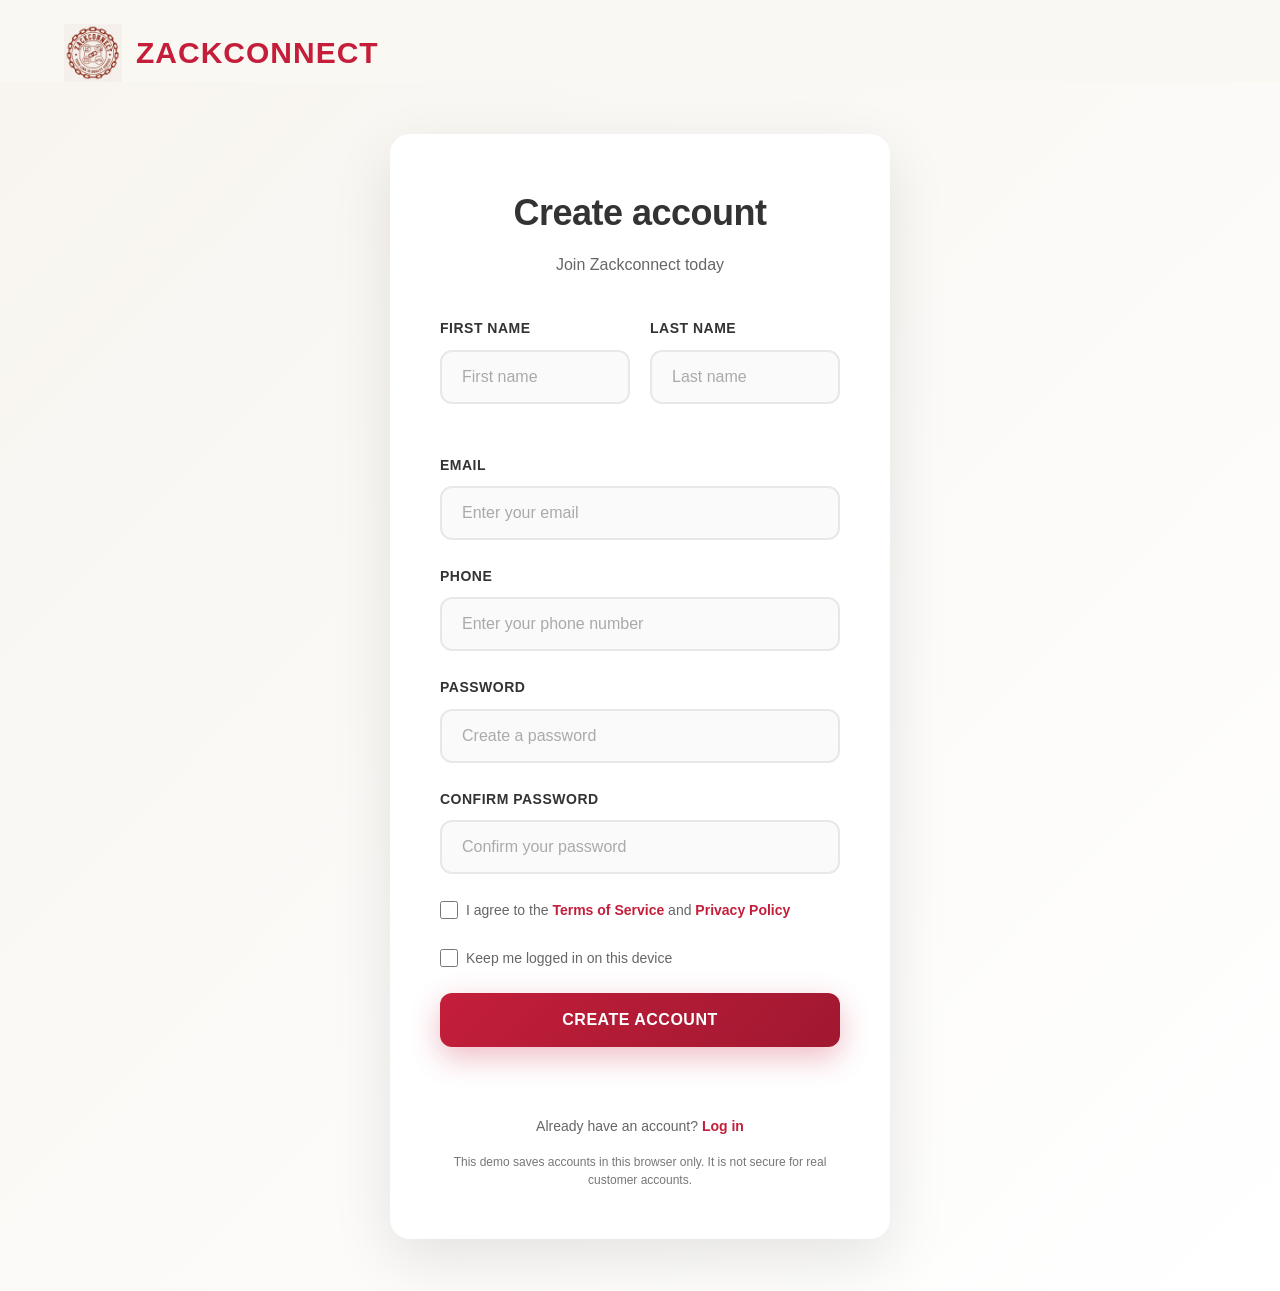
<file: admin.html>
<!DOCTYPE html>
<html lang="en">

<head>
    <meta charset="UTF-8">
    <meta name="viewport" content="width=device-width, initial-scale=1.0">
    <title>Admin - Zackconnect</title>
    <link rel="stylesheet" href="style.css">
</head>

<body>
    <!-- Navigation -->
    <nav class="navbar">
        <div class="nav-container">
            <div class="logo">
                <img src="images/logo.png" alt="Zackconnect Logo" class="logo-image">
                <span class="logo-text">ZACKCONNECT</span>
            </div>
            <ul class="nav-links">
                <li><a href="index.html">Home</a></li>
                <li><a href="software.html">Software</a></li>
                <li><a href="car-import.html">Car Import</a></li>
                <li><a href="data-bundels.html">Data Bundles</a></li>
                <li><a href="bajaj.html">Bajaj Tricycles</a></li>
                <li><a href="login.html?return=admin.html" class="nav-auth-link">Log in</a></li>
            </ul>
        </div>
    </nav>

    <!-- Admin Hero Section -->
    <section class="admin-hero">
        <div class="container">
            <p class="admin-category">ADMIN DASHBOARD</p>
            <h1 class="admin-title">Welcome back</h1>
            <p class="admin-description">Manage your enquiries, orders, and services.</p>
        </div>
    </section>

    <!-- Stats Section -->
    <section class="admin-stats-section">
        <div class="container">
            <div class="stats-grid">
                <div class="stat-card">
                    <div class="stat-icon">📧</div>
                    <div class="stat-info">
                        <h3 class="stat-number" id="newEnquiriesCount">0</h3>
                        <p class="stat-label">New Enquiries</p>
                    </div>
                </div>
                <div class="stat-card">
                    <div class="stat-icon">📦</div>
                    <div class="stat-info">
                        <h3 class="stat-number" id="bundleOrdersCount">0</h3>
                        <p class="stat-label">Total Orders</p>
                    </div>
                </div>
                <div class="stat-card">
                    <div class="stat-icon">💰</div>
                    <div class="stat-info">
                        <h3 class="stat-number">GH¢ 45,200</h3>
                        <p class="stat-label">Revenue</p>
                    </div>
                </div>
                <div class="stat-card">
                    <div class="stat-icon">⭐</div>
                    <div class="stat-info">
                        <h3 class="stat-number">4.8</h3>
                        <p class="stat-label">Rating</p>
                    </div>
                </div>
            </div>
        </div>
    </section>

    <!-- Recent Enquiries Section -->
    <section class="admin-enquiries-section">
        <div class="container">
            <h2 class="admin-section-title">Recent Enquiries</h2>
            <div class="enquiries-table">
                <div class="table-header">
                    <div class="table-cell">Name</div>
                    <div class="table-cell">Contact</div>
                    <div class="table-cell">Service</div>
                    <div class="table-cell">Message</div>
                    <div class="table-cell">Status</div>
                    <div class="table-cell">Date</div>
                    <div class="table-cell">Action</div>
                </div>
                <div id="adminEnquiriesList"></div>
            </div>
        </div>
    </section>

    <section class="admin-enquiries-section">
        <div class="container">
            <h2 class="admin-section-title">Bundle order log</h2>
            <p class="admin-catalog-description">Orders submitted from the bundle page are stored in MongoDB as pending payment. No payment has been collected yet.</p>
            <div class="enquiries-table bundle-order-table">
                <div class="table-header">
                    <div class="table-cell">Order</div>
                    <div class="table-cell">Recipient</div>
                    <div class="table-cell">Bundle</div>
                    <div class="table-cell">Total</div>
                    <div class="table-cell">Status</div>
                    <div class="table-cell">Date</div>
                </div>
                <div id="adminBundleOrdersList" aria-live="polite"></div>
            </div>
            <p class="admin-catalog-status" id="adminBundleOrdersStatus" role="status" aria-live="polite"></p>
        </div>
    </section>

    <section class="admin-catalog-section admin-support-section">
        <div class="container">
            <h2 class="admin-section-title">Data bundle support chats</h2>
            <p class="admin-catalog-description">Read customer messages and reply from the support inbox. With this static site, chats are shared only when the customer and admin use the same browser and site address.</p>
            <div class="admin-support-inbox">
                <div class="admin-support-chat-list" id="adminSupportChatList" aria-label="Support conversations"></div>
                <section class="admin-support-conversation" aria-label="Selected support conversation">
                    <header class="admin-support-chat-header">
                        <span class="admin-support-avatar" aria-hidden="true">S</span>
                        <div>
                            <h3 id="adminSupportCustomerName">Support Team</h3>
                            <p id="adminSupportCustomerPhone">Select a conversation</p>
                        </div>
                    </header>
                    <div class="admin-support-messages" id="adminSupportMessages" aria-live="polite">
                        <p class="admin-empty-enquiries">Select a customer chat to read and reply.</p>
                    </div>
                    <form class="admin-support-reply-form" id="adminSupportReplyForm">
                        <label class="admin-support-reply-field">
                            <span class="visually-hidden">Write a reply</span>
                            <input id="adminSupportReplyInput" type="text" placeholder="Write a reply..." aria-label="Write a reply" autocomplete="off" required disabled>
                        </label>
                        <button class="action-button" id="adminSupportReplyButton" type="submit" disabled>Reply</button>
                    </form>
                    <p class="admin-catalog-status" id="adminSupportStatus" aria-live="polite"></p>
                </section>
            </div>
        </div>
    </section>

    <section class="admin-catalog-section">
        <div class="container">
            <h2 class="admin-section-title">Software project requests</h2>
            <p class="admin-catalog-description">Project descriptions and contact details submitted from the Software page. Download an attached PDF to review the full brief.</p>
            <p class="admin-catalog-status" id="adminSoftwareProjectsStatus" aria-live="polite"></p>
            <div class="software-project-admin-list" id="adminSoftwareProjectsList"></div>
        </div>
    </section>

    <section class="admin-catalog-section">
        <div class="container">
            <h2 class="admin-section-title">Manage data bundles</h2>
            <p class="admin-catalog-description">Manage the shared MongoDB bundle catalog. Changes appear on the Data Bundles page for every visitor. Sign in with an administrator account to make changes.</p>
            <form class="admin-catalog-form" id="bundleAdminForm">
                <input type="hidden" id="bundleAdminId">
                <label>
                    Network
                    <select id="bundleAdminNetwork" required>
                        <option value="MTN">MTN</option>
                        <option value="TELECEL">TELECEL</option>
                        <option value="AIRTELTIGO">AIRTELTIGO</option>
                        <option value="AFA REG.">AFA REG.</option>
                    </select>
                </label>
                <label>
                    Bundle size
                    <input id="bundleAdminSize" type="text" placeholder="e.g. 5GB" required>
                </label>
                <label>
                    Price (GH¢)
                    <input id="bundleAdminPrice" type="number" min="0.01" step="0.01" placeholder="e.g. 25.00" required>
                </label>
                <label>
                    Validity
                    <input id="bundleAdminValidity" type="text" value="No-Expiry" required>
                </label>
                <div class="admin-form-actions">
                    <button class="action-button" type="submit">Save bundle</button>
                    <button class="admin-cancel-button hidden" id="bundleAdminCancel" type="button">Cancel edit</button>
                </div>
            </form>
            <p class="admin-catalog-status" id="bundleAdminStatus" aria-live="polite"></p>
            <div class="admin-catalog-list" id="bundleAdminList"></div>
        </div>
    </section>

    <section class="admin-catalog-section">
        <div class="container">
            <h2 class="admin-section-title">Manage cars</h2>
            <p class="admin-catalog-description">Add vehicles with their specifications. Changes update the Car Import page in this browser; keep both pages on the same site address.</p>
            <form class="admin-catalog-form car-admin-form" id="carAdminForm">
                <input type="hidden" id="carAdminId">
                <label>
                    Vehicle name
                    <input id="carAdminName" type="text" placeholder="e.g. Toyota Camry 2024" required>
                </label>
                <label>
                    Price
                    <input id="carAdminPrice" type="text" placeholder="e.g. $25,000" required>
                </label>
                <label>
                    Condition
                    <select id="carAdminCondition" required>
                        <option value="New">New</option>
                        <option value="Used">Used</option>
                    </select>
                </label>
                <label>
                    Transmission
                    <input id="carAdminTransmission" type="text" placeholder="e.g. Automatic" required>
                </label>
                <label>
                    Engine
                    <input id="carAdminEngine" type="text" placeholder="e.g. 2.5L" required>
                </label>
                <label>
                    Mileage
                    <input id="carAdminMileage" type="text" placeholder="e.g. 12,000 km">
                </label>
                <label>
                    Color
                    <input id="carAdminColor" type="text" placeholder="e.g. Silver">
                </label>
                <label>
                    Image URL (optional)
                    <input id="carAdminImage" type="url" placeholder="https://example.com/car.jpg">
                </label>
                <label>
                    Upload car photo (optional)
                    <input id="carAdminPhotoFile" type="file" accept="image/*">
                </label>
                <label>
                    Upload car videos (optional)
                    <input id="carAdminVideoFiles" type="file" accept="video/*" multiple>
                </label>
                <label class="admin-form-wide">
                    Additional specifications
                    <textarea id="carAdminDescription" rows="3" placeholder="Trim, drivetrain, features, or other details"></textarea>
                </label>
                <div class="admin-form-actions admin-form-wide">
                    <button class="action-button" type="submit">Save car</button>
                    <button class="admin-cancel-button hidden" id="carAdminCancel" type="button">Cancel edit</button>
                </div>
            </form>
            <p class="admin-catalog-status" id="carAdminStatus" aria-live="polite"></p>
            <div class="admin-catalog-list" id="carAdminList"></div>
        </div>
    </section>

    <section class="admin-catalog-section">
        <div class="container">
            <h2 class="admin-section-title">Manage tricycles</h2>
            <p class="admin-catalog-description">Add tricycles with photos and videos. Changes update the Bajaj Tricycles page in this browser; keep both pages on the same site address.</p>
            <form class="admin-catalog-form car-admin-form" id="tricycleAdminForm">
                <input type="hidden" id="tricycleAdminId">
                <label>
                    Tricycle name
                    <input id="tricycleAdminName" type="text" placeholder="e.g. Bajaj RE Passenger Tricycle" required>
                </label>
                <label>
                    Price
                    <input id="tricycleAdminPrice" type="text" placeholder="e.g. GHC 42,000" required>
                </label>
                <label>
                    Condition
                    <select id="tricycleAdminCondition" required>
                        <option value="New">New</option>
                        <option value="Used">Used</option>
                    </select>
                </label>
                <label>
                    Year
                    <input id="tricycleAdminYear" type="text" placeholder="e.g. 2025" required>
                </label>
                <label class="admin-form-wide">
                    Description / specifications
                    <textarea id="tricycleAdminDescription" rows="3" placeholder="Seats, engine, condition, or other details" required></textarea>
                </label>
                <label>
                    Photo URL (optional)
                    <input id="tricycleAdminImage" type="url" placeholder="https://example.com/tricycle.jpg">
                </label>
                <label>
                    Upload tricycle photo (optional)
                    <input id="tricycleAdminPhotoFile" type="file" accept="image/*">
                </label>
                <label>
                    Upload tricycle videos (optional)
                    <input id="tricycleAdminVideoFiles" type="file" accept="video/*" multiple>
                </label>
                <div class="admin-form-actions admin-form-wide">
                    <button class="action-button" type="submit">Save tricycle</button>
                    <button class="admin-cancel-button hidden" id="tricycleAdminCancel" type="button">Cancel edit</button>
                </div>
            </form>
            <p class="admin-catalog-status" id="tricycleAdminStatus" aria-live="polite"></p>
            <div class="admin-catalog-list" id="tricycleAdminList"></div>
        </div>
    </section>

    <!-- Quick Actions Section -->
    <section class="admin-actions-section">
        <div class="container">
            <h2 class="admin-section-title">Quick Actions</h2>
            <div class="actions-grid">
                <button class="action-card">
                    <span class="action-icon">➕</span>
                    <span class="action-label">Add New Service</span>
                </button>
                <button class="action-card">
                    <span class="action-icon">📊</span>
                    <span class="action-label">View Reports</span>
                </button>
                <button class="action-card">
                    <span class="action-icon">⚙️</span>
                    <span class="action-label">Settings</span>
                </button>
                <button class="action-card">
                    <span class="action-icon">👥</span>
                    <span class="action-label">Manage Users</span>
                </button>
            </div>
        </div>
    </section>

    <!-- Footer -->
    <footer class="footer">
        <div class="container">
            <div class="footer-actions">
                <a href="admin.html" class="footer-link">Admin</a>
            </div>
            <div class="footer-content">
                <div class="footer-logo">
                    <span class="logo-text">ZACKCONNECT</span>
                    <p>Your Link to Quality Service</p>
                </div>
                <div class="footer-links">
                    <h4>Services</h4>
                    <ul>
                        <li><a href="software.html">Software</a></li>
                        <li><a href="car-import.html">Car Import</a></li>
                        <li><a href="data-bundels.html">Data Bundles</a></li>
                        <li><a href="bajaj.html">Bajaj Tricycles</a></li>
                    </ul>
                </div>
                <div class="footer-contact">
                    <h4>Contact</h4>
                    <p>Email: info@zackconnect.com</p>
                    <p>Phone: +233243739221</p>
                </div>
                <div class="footer-socials">
                    <ul aria-label="Social media">
                        <li class="social-facebook" aria-label="Facebook"><svg viewBox="0 0 24 24" aria-hidden="true"><path d="M13.4 21v-8h2.7l.4-3.1h-3.1V8c0-.9.3-1.5 1.6-1.5h1.7V3.7c-.3 0-1.4-.1-2.6-.1-2.6 0-4.3 1.6-4.3 4.5v1.8H7v3.1h2.8v8h3.6Z"/></svg></li>
                        <li class="social-instagram" aria-label="Instagram"><svg viewBox="0 0 24 24" aria-hidden="true"><rect x="3.5" y="3.5" width="17" height="17" rx="5"/><circle cx="12" cy="12" r="4"/><circle class="social-icon-dot" cx="17.6" cy="6.7" r="1"/></svg></li>
                        <li class="social-tiktok" aria-label="TikTok"><svg viewBox="0 0 24 24" aria-hidden="true"><path d="M19.6 8.2a6.4 6.4 0 0 1-4-1.4v7.1a6 6 0 1 1-5.2-5.9v3.6a2.5 2.5 0 1 0 1.6 2.3V3h3.6c.2 2.3 1.8 4.1 4 4.5v.7Z"/></svg></li>
                        <li class="social-whatsapp" aria-label="WhatsApp"><a class="footer-chat-launcher" href="data-bundels.html#support-chat" aria-label="Open Zackconnect support chat"><svg viewBox="0 0 24 24" aria-hidden="true"><path d="M20.2 11.8a8.2 8.2 0 0 1-12.1 7.1L3 20l1.2-4.9a8.2 8.2 0 1 1 16-3.3Z"/><path d="M8.4 7.8c.2-.4.5-.4.8-.4h.5c.2 0 .4 0 .5.4l.8 1.8c.1.3.1.5-.1.7l-.6.7c-.2.2-.2.4 0 .7a7 7 0 0 0 2.5 2.4c.3.2.5.2.7-.1l.8-.9c.2-.2.4-.3.7-.2l1.7.8c.3.1.4.3.4.5 0 .3-.2 1.2-.8 1.7-.5.5-1.2.7-1.9.6-.6-.1-1.4-.3-2.4-.8a9 9 0 0 1-3.1-2.7 7.1 7.1 0 0 1-1.5-2.8c-.2-.8 0-1.7.4-2.4Z"/></svg></a></li>
                    </ul>
                </div>
            </div>
            <div class="footer-bottom">
                <p>&copy; 2024 Zackconnect. All rights reserved.</p>
            </div>
        </div>
    </footer>

    <script src="script.js"></script>
</body>

</html>
</file>
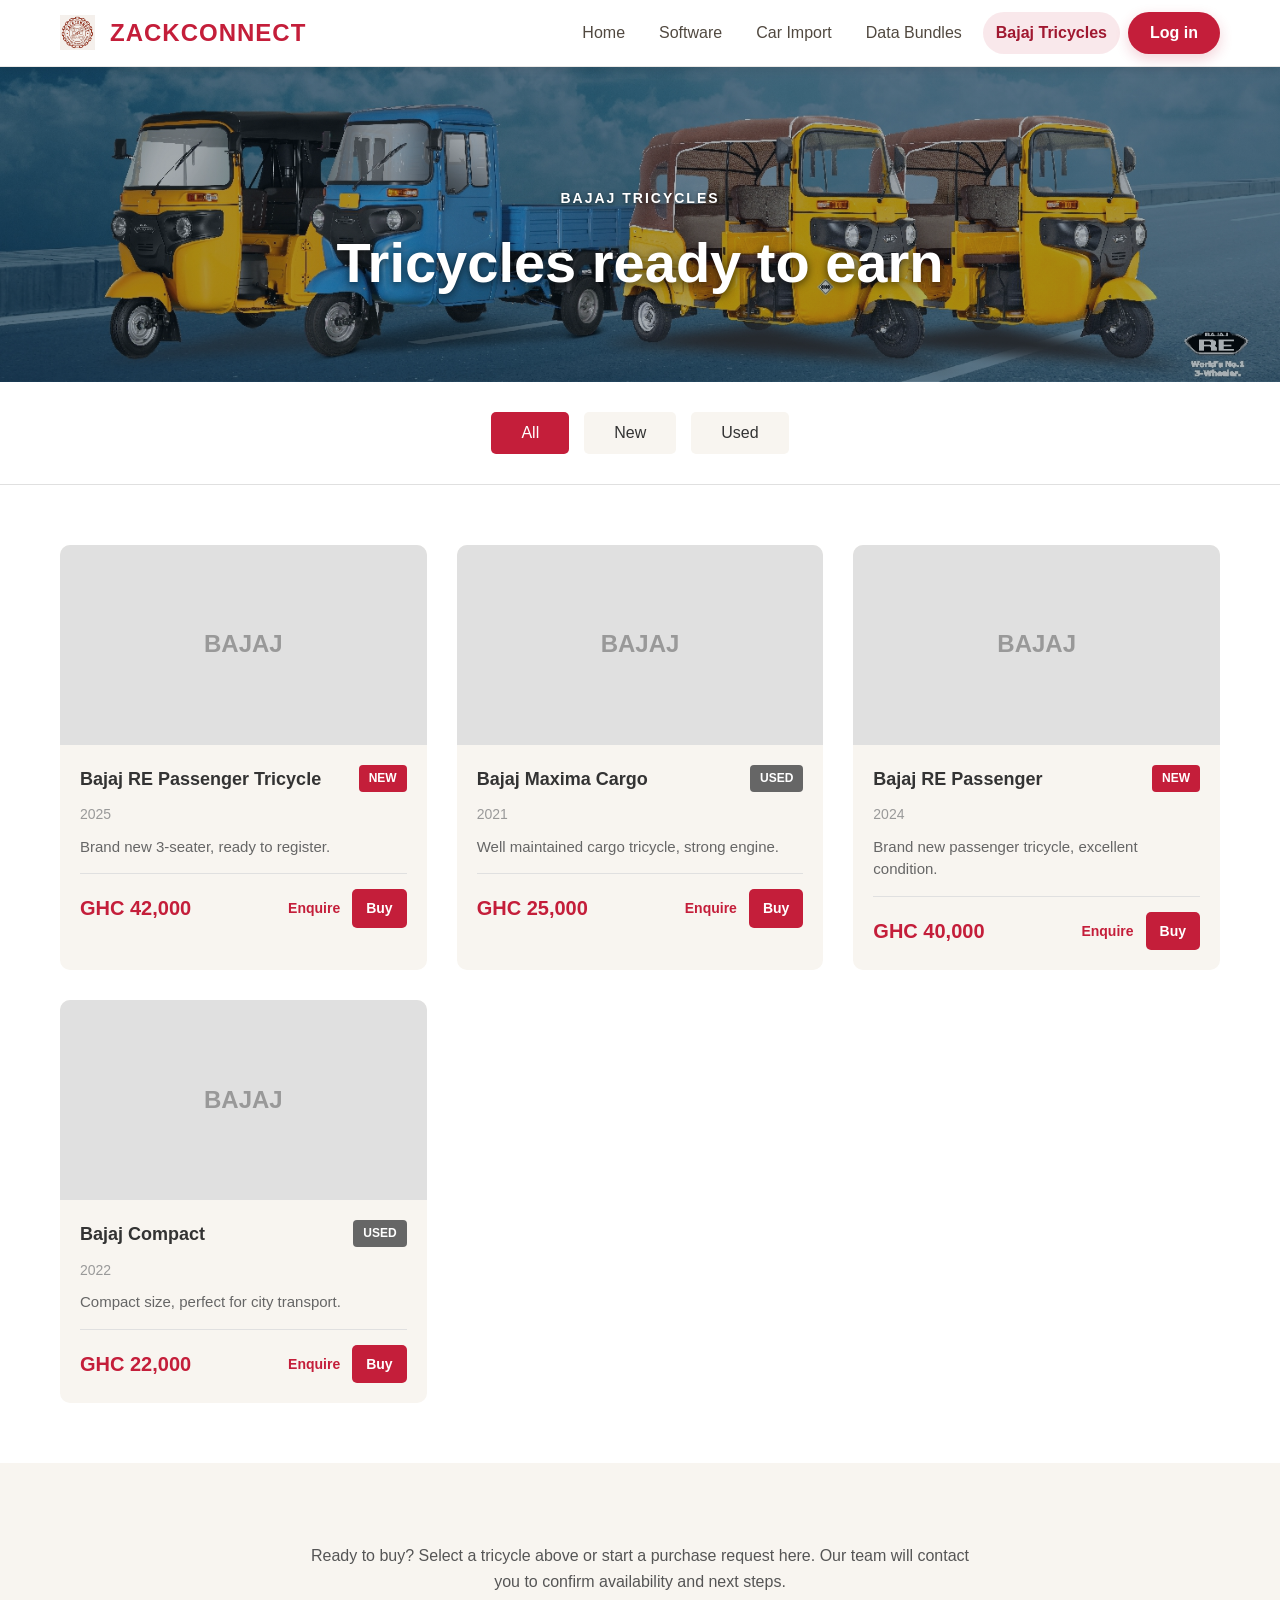
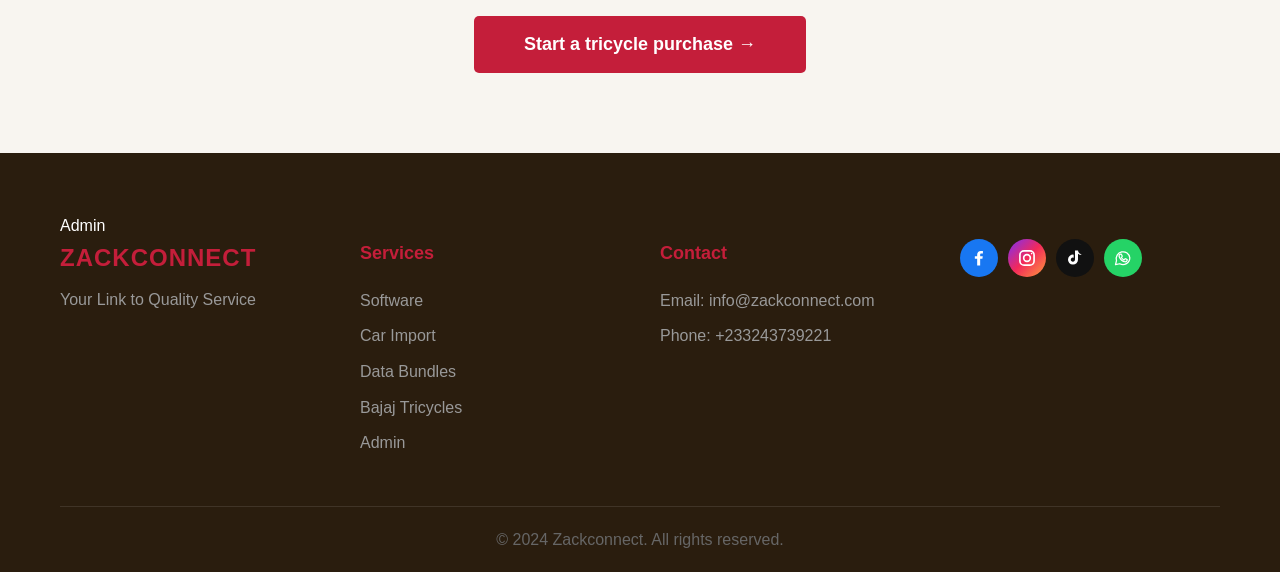
<file: bajaj.html>
<!DOCTYPE html>
<html lang="en">

<head>
    <meta charset="UTF-8">
    <meta name="viewport" content="width=device-width, initial-scale=1.0">
    <title>Bajaj Tricycles - Zackconnect</title>
    <link rel="stylesheet" href="style.css">
</head>

<body>
    <!-- Navigation -->
    <nav class="navbar">
        <div class="nav-container">
            <div class="logo">
                <img src="images/logo.png" alt="Zackconnect Logo" class="logo-image">
                <span class="logo-text">ZACKCONNECT</span>
            </div>
            <ul class="nav-links">
                <li><a href="index.html">Home</a></li>
                <li><a href="software.html">Software</a></li>
                <li><a href="car-import.html">Car Import</a></li>
                <li><a href="data-bundels.html">Data Bundles</a></li>
                <li><a href="bajaj.html" class="active">Bajaj Tricycles</a></li>
                <li><a href="login.html?return=bajaj.html" class="nav-auth-link">Log in</a></li>
            </ul>
        </div>
    </nav>

    <!-- Tricycle Hero Section -->
    <section class="tricycle-hero">
        <div class="container">
            <p class="tricycle-category">BAJAJ TRICYCLES</p>
            <h1 class="tricycle-title">Tricycles ready to earn</h1>
        </div>
    </section>

    <!-- Filter Buttons -->
    <section class="tricycle-filters">
        <div class="container">
            <div class="filter-buttons">
                <button class="filter-button active">All</button>
                <button class="filter-button">New</button>
                <button class="filter-button">Used</button>
            </div>
        </div>
    </section>

    <!-- Tricycle Grid -->
    <section class="tricycle-grid-section">
        <div class="container">
            <div class="tricycle-grid">
                <div class="tricycle-card">
                    <div class="tricycle-image-placeholder">BAJAJ</div>
                    <div class="tricycle-info">
                        <div class="tricycle-header">
                            <h3 class="tricycle-name">Bajaj RE Passenger Tricycle</h3>
                            <span class="tricycle-badge new">NEW</span>
                        </div>
                        <p class="tricycle-year">2025</p>
                        <p class="tricycle-description">Brand new 3-seater, ready to register.</p>
                        <div class="tricycle-footer">
                            <p class="tricycle-price">GHC 42,000</p>
                            <a href="#enquire" class="tricycle-enquire">Enquire</a>
                        </div>
                    </div>
                </div>
                <div class="tricycle-card">
                    <div class="tricycle-image-placeholder">BAJAJ</div>
                    <div class="tricycle-info">
                        <div class="tricycle-header">
                            <h3 class="tricycle-name">Bajaj Maxima Cargo</h3>
                            <span class="tricycle-badge used">USED</span>
                        </div>
                        <p class="tricycle-year">2021</p>
                        <p class="tricycle-description">Well maintained cargo tricycle, strong engine.</p>
                        <div class="tricycle-footer">
                            <p class="tricycle-price">GHC 25,000</p>
                            <a href="#enquire" class="tricycle-enquire">Enquire</a>
                        </div>
                    </div>
                </div>
                <div class="tricycle-card">
                    <div class="tricycle-image-placeholder">BAJAJ</div>
                    <div class="tricycle-info">
                        <div class="tricycle-header">
                            <h3 class="tricycle-name">Bajaj RE Passenger</h3>
                            <span class="tricycle-badge new">NEW</span>
                        </div>
                        <p class="tricycle-year">2024</p>
                        <p class="tricycle-description">Brand new passenger tricycle, excellent condition.</p>
                        <div class="tricycle-footer">
                            <p class="tricycle-price">GHC 40,000</p>
                            <a href="#enquire" class="tricycle-enquire">Enquire</a>
                        </div>
                    </div>
                </div>
                <div class="tricycle-card">
                    <div class="tricycle-image-placeholder">BAJAJ</div>
                    <div class="tricycle-info">
                        <div class="tricycle-header">
                            <h3 class="tricycle-name">Bajaj Compact</h3>
                            <span class="tricycle-badge used">USED</span>
                        </div>
                        <p class="tricycle-year">2022</p>
                        <p class="tricycle-description">Compact size, perfect for city transport.</p>
                        <div class="tricycle-footer">
                            <p class="tricycle-price">GHC 22,000</p>
                            <a href="#enquire" class="tricycle-enquire">Enquire</a>
                        </div>
                    </div>
                </div>
            </div>
        </div>
    </section>

    <!-- CTA Section -->
    <section class="tricycle-cta">
        <div class="container">
            <p>Ready to buy? Select a tricycle above or start a purchase request here. Our team will contact you to confirm availability and next steps.</p>
            <button class="tricycle-cta-button" id="startTricyclePurchase" type="button" aria-expanded="false" aria-controls="tricyclePurchaseForm">
                Start a tricycle purchase →
            </button>
            <form class="software-project-form hidden" id="tricyclePurchaseForm">
                <h2>Start your tricycle purchase</h2>
                <p>Send your details and the tricycle you want. Our team will contact you about availability and payment.</p>
                <div class="software-project-fields">
                    <label>
                        Your name
                        <input name="name" type="text" autocomplete="name" required>
                    </label>
                    <label>
                        Phone number
                        <input name="phone" type="tel" autocomplete="tel" required>
                    </label>
                    <label>
                        Email address (optional)
                        <input name="email" type="email" autocomplete="email">
                    </label>
                    <label>
                        Tricycle
                        <select name="tricycleId" id="tricyclePurchaseSelection" required>
                            <option value="">Select a tricycle</option>
                        </select>
                    </label>
                    <label class="software-project-description">
                        Delivery town or region
                        <input name="deliveryLocation" type="text" placeholder="e.g. Kumasi, Ashanti Region" required>
                    </label>
                    <label class="software-project-description">
                        Additional details (optional)
                        <textarea name="details" rows="3" placeholder="Tell us about your purchase requirements."></textarea>
                    </label>
                </div>
                <button class="tricycle-cta-button" type="submit">Send purchase request</button>
                <p class="software-project-status" id="tricyclePurchaseStatus" aria-live="polite"></p>
            </form>
        </div>
    </section>

    <!-- Footer -->
    <footer class="footer">
        <div class="container">
            <div class="footer-actions">
                <a href="admin.html" class="footer-link">Admin</a>
            </div>
            <div class="footer-content">
                <div class="footer-logo">
                    <span class="logo-text">ZACKCONNECT</span>
                    <p>Your Link to Quality Service</p>
                </div>
                <div class="footer-links">
                    <h4>Services</h4>
                    <ul>
                        <li><a href="software.html">Software</a></li>
                        <li><a href="car-import.html">Car Import</a></li>
                        <li><a href="data-bundels.html">Data Bundles</a></li>
                        <li><a href="bajaj.html">Bajaj Tricycles</a></li>
                        <li><a href="login.html?return=admin.html">Admin</a></li>
                    </ul>
                </div>
                <div class="footer-contact">
                    <h4>Contact</h4>
                    <p>Email: info@zackconnect.com</p>
                    <p>Phone: +233243739221</p>
                </div>
                <div class="footer-socials">
                    <ul aria-label="Social media">
                        <li class="social-facebook" aria-label="Facebook"><svg viewBox="0 0 24 24" aria-hidden="true"><path d="M13.4 21v-8h2.7l.4-3.1h-3.1V8c0-.9.3-1.5 1.6-1.5h1.7V3.7c-.3 0-1.4-.1-2.6-.1-2.6 0-4.3 1.6-4.3 4.5v1.8H7v3.1h2.8v8h3.6Z"/></svg></li>
                        <li class="social-instagram" aria-label="Instagram"><svg viewBox="0 0 24 24" aria-hidden="true"><rect x="3.5" y="3.5" width="17" height="17" rx="5"/><circle cx="12" cy="12" r="4"/><circle class="social-icon-dot" cx="17.6" cy="6.7" r="1"/></svg></li>
                        <li class="social-tiktok" aria-label="TikTok"><svg viewBox="0 0 24 24" aria-hidden="true"><path d="M19.6 8.2a6.4 6.4 0 0 1-4-1.4v7.1a6 6 0 1 1-5.2-5.9v3.6a2.5 2.5 0 1 0 1.6 2.3V3h3.6c.2 2.3 1.8 4.1 4 4.5v.7Z"/></svg></li>
                        <li class="social-whatsapp" aria-label="WhatsApp"><a class="footer-chat-launcher" href="data-bundels.html#support-chat" aria-label="Open Zackconnect support chat"><svg viewBox="0 0 24 24" aria-hidden="true"><path d="M20.2 11.8a8.2 8.2 0 0 1-12.1 7.1L3 20l1.2-4.9a8.2 8.2 0 1 1 16-3.3Z"/><path d="M8.4 7.8c.2-.4.5-.4.8-.4h.5c.2 0 .4 0 .5.4l.8 1.8c.1.3.1.5-.1.7l-.6.7c-.2.2-.2.4 0 .7a7 7 0 0 0 2.5 2.4c.3.2.5.2.7-.1l.8-.9c.2-.2.4-.3.7-.2l1.7.8c.3.1.4.3.4.5 0 .3-.2 1.2-.8 1.7-.5.5-1.2.7-1.9.6-.6-.1-1.4-.3-2.4-.8a9 9 0 0 1-3.1-2.7 7.1 7.1 0 0 1-1.5-2.8c-.2-.8 0-1.7.4-2.4Z"/></svg></a></li>
                    </ul>
                </div>
            </div>
            <div class="footer-bottom">
                <p>&copy; 2024 Zackconnect. All rights reserved.</p>
            </div>
        </div>
    </footer>

    <script src="script.js"></script>
</body>

</html>
</file>
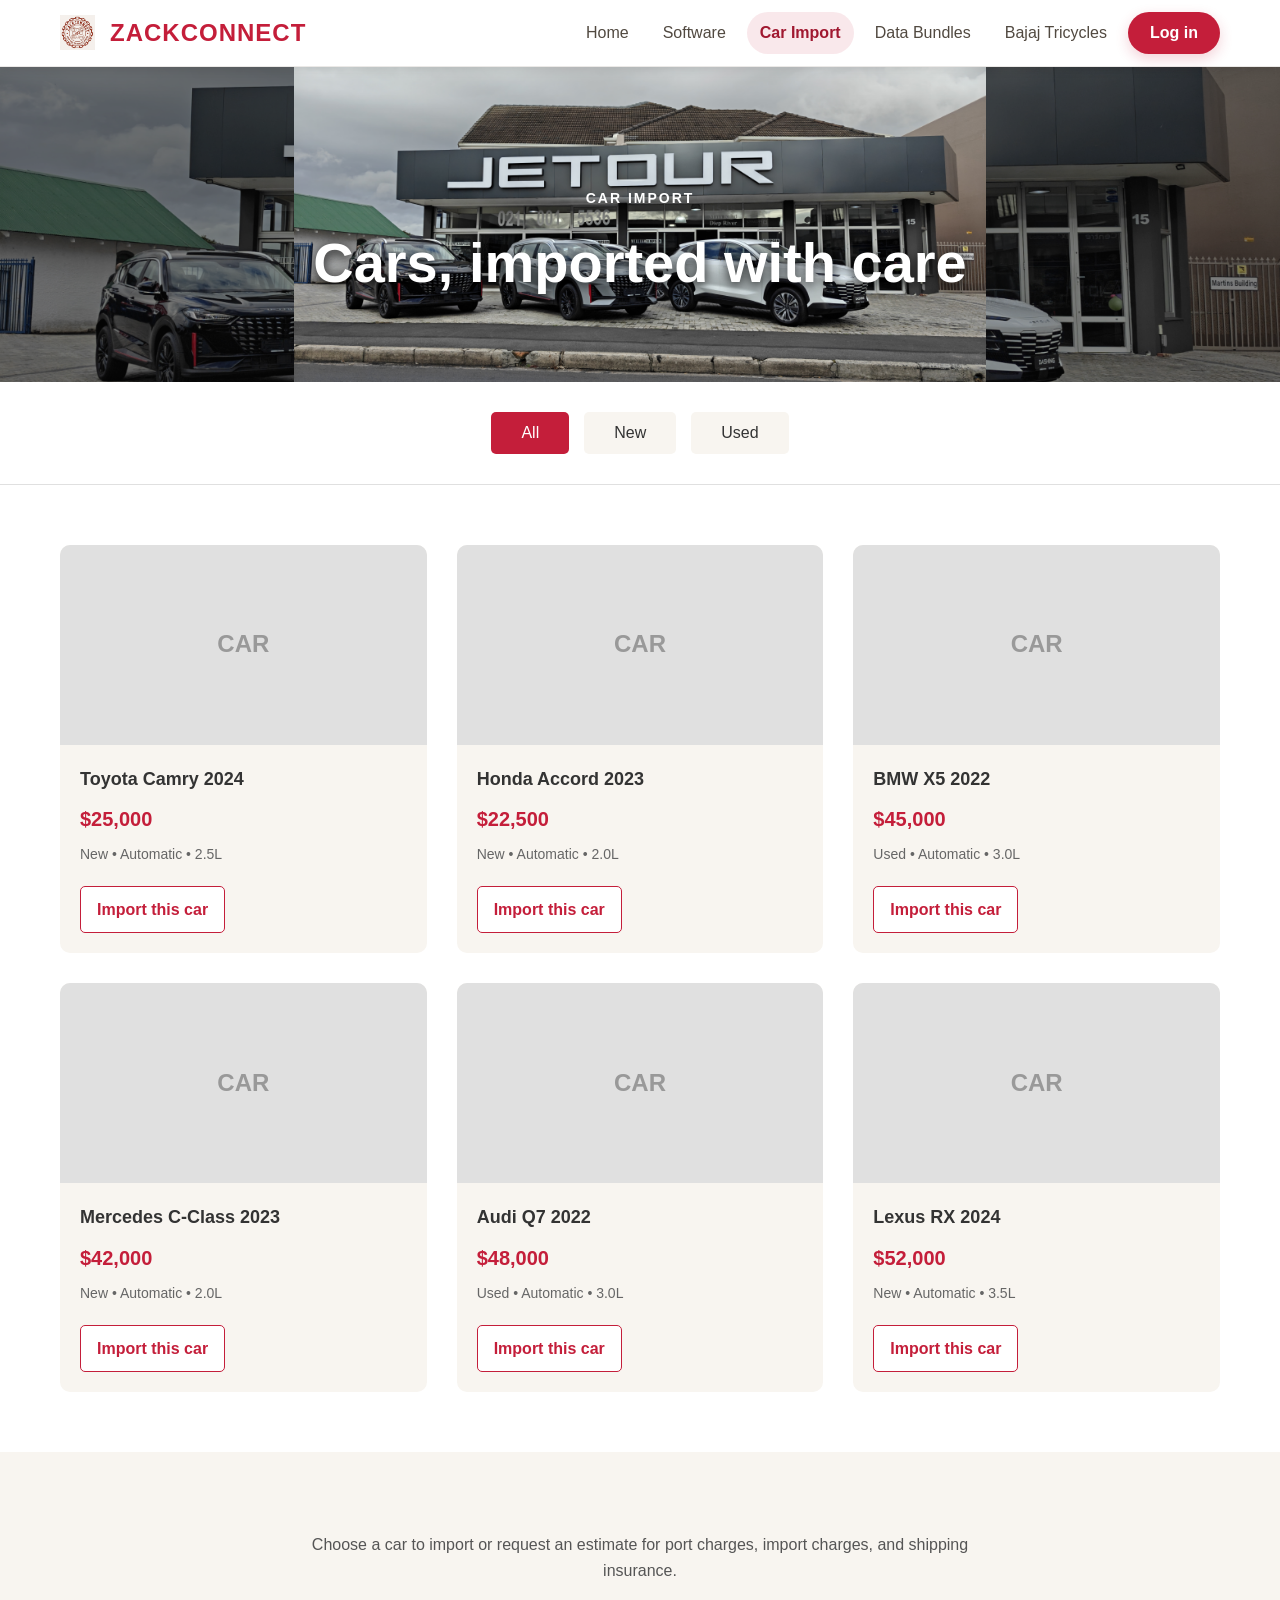
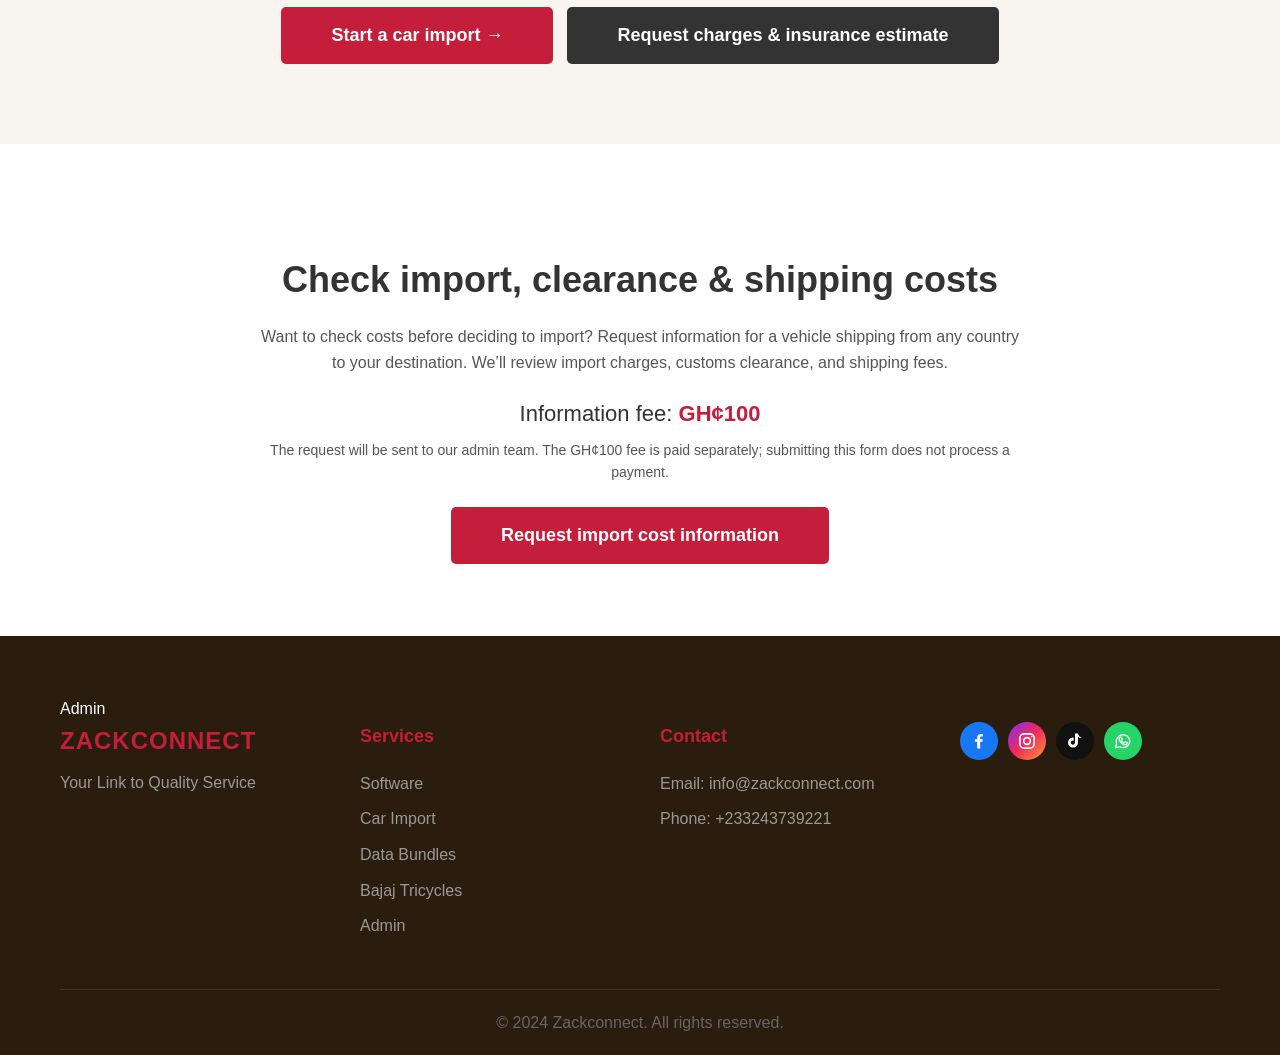
<file: car-import.html>
<!DOCTYPE html>
<html lang="en">

<head>
    <meta charset="UTF-8">
    <meta name="viewport" content="width=device-width, initial-scale=1.0">
    <title>Car Import - Zackconnect</title>
    <link rel="stylesheet" href="style.css">
</head>

<body>
    <!-- Navigation -->
    <nav class="navbar">
        <div class="nav-container">
            <div class="logo">
                <img src="images/logo.png" alt="Zackconnect Logo" class="logo-image">
                <span class="logo-text">ZACKCONNECT</span>
            </div>
            <ul class="nav-links">
                <li><a href="index.html">Home</a></li>
                <li><a href="software.html">Software</a></li>
                <li><a href="car-import.html" class="active">Car Import</a></li>
                <li><a href="data-bundels.html">Data Bundles</a></li>
                <li><a href="bajaj.html">Bajaj Tricycles</a></li>
                <li><a href="login.html?return=car-import.html" class="nav-auth-link">Log in</a></li>
            </ul>
        </div>
    </nav>

    <!-- Car Import Hero Section -->
    <section class="car-hero">
        <div class="car-hero-slide car-hero-slide-port">
            <img src="images/car-import-port.png" alt="Shipping containers and cranes at a seaport">
        </div>
        <div class="car-hero-slide car-hero-slide-ship" aria-hidden="true">
            <img src="images/car-import-ship.png" alt="">
        </div>
        <div class="car-hero-slide car-hero-slide-jetour" aria-hidden="true">
            <img src="images/car-import-jetour.png" alt="">
        </div>
        <div class="container">
            <p class="car-category">CAR IMPORT</p>
            <h1 class="car-title">Cars, imported with care</h1>
        </div>
    </section>

    <!-- Filter Buttons -->
    <section class="car-filters">
        <div class="container">
            <div class="filter-buttons">
                <button class="filter-button active">All</button>
                <button class="filter-button">New</button>
                <button class="filter-button">Used</button>
            </div>
        </div>
    </section>

    <!-- Car Grid -->
    <section class="car-grid-section">
        <div class="container">
            <div class="car-grid">
                <div class="car-card">
                    <div class="car-image-placeholder">CAR</div>
                    <div class="car-info">
                        <h3 class="car-name">Toyota Camry 2024</h3>
                        <p class="car-price">$25,000</p>
                        <p class="car-details">New • Automatic • 2.5L</p>
                    </div>
                </div>
                <div class="car-card">
                    <div class="car-image-placeholder">CAR</div>
                    <div class="car-info">
                        <h3 class="car-name">Honda Accord 2023</h3>
                        <p class="car-price">$22,500</p>
                        <p class="car-details">New • Automatic • 2.0L</p>
                    </div>
                </div>
                <div class="car-card">
                    <div class="car-image-placeholder">CAR</div>
                    <div class="car-info">
                        <h3 class="car-name">BMW X5 2022</h3>
                        <p class="car-price">$45,000</p>
                        <p class="car-details">Used • Automatic • 3.0L</p>
                    </div>
                </div>
                <div class="car-card">
                    <div class="car-image-placeholder">CAR</div>
                    <div class="car-info">
                        <h3 class="car-name">Mercedes C-Class 2023</h3>
                        <p class="car-price">$42,000</p>
                        <p class="car-details">New • Automatic • 2.0L</p>
                    </div>
                </div>
                <div class="car-card">
                    <div class="car-image-placeholder">CAR</div>
                    <div class="car-info">
                        <h3 class="car-name">Audi Q7 2022</h3>
                        <p class="car-price">$48,000</p>
                        <p class="car-details">Used • Automatic • 3.0L</p>
                    </div>
                </div>
                <div class="car-card">
                    <div class="car-image-placeholder">CAR</div>
                    <div class="car-info">
                        <h3 class="car-name">Lexus RX 2024</h3>
                        <p class="car-price">$52,000</p>
                        <p class="car-details">New • Automatic • 3.5L</p>
                    </div>
                </div>
            </div>
        </div>
    </section>

    <!-- CTA Section -->
    <section class="car-cta">
        <div class="container">
            <p class="car-import-cta-description">Choose a car to import or request an estimate for port charges, import charges, and shipping insurance.</p>
            <div class="car-cta-actions">
                <button class="car-cta-button" id="startCarImport" type="button" aria-expanded="false" aria-controls="carImportRequestForm">
                    Start a car import →
                </button>
                <button class="car-cta-button car-cta-button-secondary" id="requestImportCosts" type="button" aria-expanded="false" aria-controls="carImportRequestForm">
                    Request charges &amp; insurance estimate
                </button>
            </div>
            <form class="software-project-form hidden" id="carImportRequestForm">
                <h2 id="carImportRequestTitle">Tell us what car you’re looking for</h2>
                <p id="carImportRequestDescription">Share your contact details, budget, and preferred car. We’ll get in touch to discuss your import.</p>
                <input name="requestType" type="hidden" value="import">
                <div class="software-project-fields">
                    <label>
                        Your name
                        <input name="name" type="text" autocomplete="name" required>
                    </label>
                    <label>
                        Email address
                        <input name="email" type="email" autocomplete="email" required>
                    </label>
                    <label>
                        Phone number
                        <input name="phone" type="tel" autocomplete="tel" required>
                    </label>
                    <label>
                        Budget
                        <div class="car-import-budget">
                            <select name="currency" aria-label="Budget currency">
                                <option value="GH¢">GH¢</option>
                                <option value="USD">USD</option>
                            </select>
                            <input name="budget" type="number" min="1" step="0.01" placeholder="e.g. 150000" required>
                        </div>
                    </label>
                    <label>
                        Car make
                        <select name="carMake" required>
                            <option value="">Select a make</option>
                            <optgroup label="Popular makes">
                                <option value="Toyota">Toyota</option>
                                <option value="Honda">Honda</option>
                                <option value="Nissan">Nissan</option>
                                <option value="Hyundai">Hyundai</option>
                                <option value="Kia">Kia</option>
                                <option value="Mazda">Mazda</option>
                                <option value="Mitsubishi">Mitsubishi</option>
                                <option value="Subaru">Subaru</option>
                                <option value="Lexus">Lexus</option>
                                <option value="Mercedes-Benz">Mercedes-Benz</option>
                                <option value="BMW">BMW</option>
                                <option value="Audi">Audi</option>
                                <option value="Volkswagen">Volkswagen</option>
                                <option value="Ford">Ford</option>
                                <option value="Chevrolet">Chevrolet</option>
                                <option value="Jeep">Jeep</option>
                                <option value="Tesla">Tesla</option>
                            </optgroup>
                            <optgroup label="Chinese makes">
                                <option value="Aion">Aion</option>
                                <option value="Avatr">Avatr</option>
                                <option value="BAIC">BAIC</option>
                                <option value="Baojun">Baojun</option>
                                <option value="Bestune">Bestune</option>
                                <option value="BYD">BYD</option>
                                <option value="Changan">Changan</option>
                                <option value="Chery">Chery</option>
                                <option value="Deepal">Deepal</option>
                                <option value="Denza">Denza</option>
                                <option value="DFSK">DFSK</option>
                                <option value="Dongfeng">Dongfeng</option>
                                <option value="Exeed">Exeed</option>
                                <option value="FAW">FAW</option>
                                <option value="Foton">Foton</option>
                                <option value="GAC">GAC</option>
                                <option value="Geely">Geely</option>
                                <option value="Great Wall">Great Wall</option>
                                <option value="Haval">Haval</option>
                                <option value="Hongqi">Hongqi</option>
                                <option value="JAC">JAC</option>
                                <option value="Jaecoo">Jaecoo</option>
                                <option value="Jetour">Jetour</option>
                                <option value="Leapmotor">Leapmotor</option>
                                <option value="Li Auto">Li Auto</option>
                                <option value="Lynk &amp; Co">Lynk &amp; Co</option>
                                <option value="Maxus">Maxus</option>
                                <option value="Neta">Neta</option>
                                <option value="NIO">NIO</option>
                                <option value="Omoda">Omoda</option>
                                <option value="Seres">Seres</option>
                                <option value="Soueast">Soueast</option>
                                <option value="Tank">Tank</option>
                                <option value="Wuling">Wuling</option>
                                <option value="XPeng">XPeng</option>
                                <option value="Zeekr">Zeekr</option>
                            </optgroup>
                            <option value="Other">Other</option>
                        </select>
                    </label>
                    <label>
                        Car model
                        <input name="carModel" type="text" list="carModelSuggestions" placeholder="e.g. X50, Alsvin, or CS35 Plus" required>
                        <datalist id="carModelSuggestions"></datalist>
                        <small>Choose a suggested model or enter another one. Suggestions include budget-friendly Chinese models.</small>
                    </label>
                    <label>
                        Import from
                        <select name="importCountry" required>
                            <option value="">Select a country</option>
                            <option value="China">China</option>
                            <option value="USA">USA</option>
                            <option value="Canada">Canada</option>
                        </select>
                    </label>
                    <label>
                        Destination port
                        <input name="destinationPort" type="text" placeholder="e.g. Tema Port, Takoradi Port" required>
                    </label>
                    <p class="software-project-description">
                        Port charges, import charges, and shipping insurance will be included in your estimate request.
                    </p>
                    <label>
                        Type of car
                        <select name="carType" required>
                            <option value="">Select a type</option>
                            <option value="Sedan">Sedan</option>
                            <option value="SUV">SUV</option>
                            <option value="Pickup truck">Pickup truck</option>
                            <option value="Van">Van</option>
                            <option value="Other">Other</option>
                        </select>
                    </label>
                    <label>
                        Condition
                        <select name="condition" required>
                            <option value="">Select condition</option>
                            <option value="New">New</option>
                            <option value="Used">Used</option>
                            <option value="Either">Either</option>
                        </select>
                    </label>
                    <label class="software-project-description">
                        Additional preferences (optional)
                        <textarea name="preferences" rows="3" placeholder="Preferred year, color, transmission, or other requirements"></textarea>
                    </label>
                </div>
                <button class="car-cta-button" id="carImportSubmit" type="submit">Send car import request</button>
                <p class="software-project-status" id="carImportRequestStatus" aria-live="polite"></p>
            </form>
        </div>
    </section>

    <section class="car-cost-info-section">
        <div class="container">
            <p class="car-category">WORLDWIDE COST INFORMATION</p>
            <h2 class="car-cost-info-title">Check import, clearance &amp; shipping costs</h2>
            <p class="car-cost-info-description">Want to check costs before deciding to import? Request information for a vehicle shipping from any country to your destination. We’ll review import charges, customs clearance, and shipping fees.</p>
            <p class="car-cost-info-fee">Information fee: <strong>GH¢100</strong></p>
            <p class="car-cost-info-payment-note">The request will be sent to our admin team. The GH¢100 fee is paid separately; submitting this form does not process a payment.</p>
            <button class="car-cta-button" id="openCarCostInfoForm" type="button" aria-expanded="false" aria-controls="carCostInfoForm">
                Request import cost information
            </button>
            <form class="software-project-form hidden" id="carCostInfoForm">
                <h2>Request a worldwide import cost check</h2>
                <p>Provide the vehicle and shipping route so our team can review the likely import charges, customs clearance, and shipping fees.</p>
                <div class="software-project-fields">
                    <label>
                        Your name
                        <input name="name" type="text" autocomplete="name" required>
                    </label>
                    <label>
                        Email address
                        <input name="email" type="email" autocomplete="email" required>
                    </label>
                    <label>
                        Phone number
                        <input name="phone" type="tel" autocomplete="tel" required>
                    </label>
                    <label>
                        Vehicle make and model
                        <input name="vehicle" type="text" placeholder="e.g. Changan Alsvin" required>
                    </label>
                    <label>
                        Vehicle year
                        <input name="vehicleYear" type="number" min="1900" max="2100" placeholder="e.g. 2023" required>
                    </label>
                    <label>
                        Vehicle purchase price (optional)
                        <input name="vehiclePrice" type="text" placeholder="e.g. USD 8,500">
                    </label>
                    <label>
                        Country shipping from
                        <input name="originCountry" type="text" autocomplete="country-name" placeholder="Any country" required>
                    </label>
                    <label>
                        Origin city or port
                        <input name="originPort" type="text" placeholder="City or shipping port" required>
                    </label>
                    <label>
                        Destination country
                        <input name="destinationCountry" type="text" autocomplete="country-name" required>
                    </label>
                    <label>
                        Destination city or port
                        <input name="destinationPort" type="text" placeholder="e.g. Tema Port, Ghana" required>
                    </label>
                    <label class="software-project-description">
                        Additional details (optional)
                        <textarea name="details" rows="3" placeholder="Share any other information that may help us check the costs."></textarea>
                    </label>
                </div>
                <button class="car-cta-button" type="submit">Send request — GH¢100 information fee</button>
                <p class="software-project-status" id="carCostInfoStatus" aria-live="polite"></p>
            </form>
        </div>
    </section>

    <!-- Footer -->
    <footer class="footer">
        <div class="container">
            <div class="footer-actions">
                <a href="admin.html" class="footer-link">Admin</a>
            </div>
            <div class="footer-content">
                <div class="footer-logo">
                    <span class="logo-text">ZACKCONNECT</span>
                    <p>Your Link to Quality Service</p>
                </div>
                <div class="footer-links">
                    <h4>Services</h4>
                    <ul>
                        <li><a href="software.html">Software</a></li>
                        <li><a href="car-import.html">Car Import</a></li>
                        <li><a href="data-bundels.html">Data Bundles</a></li>
                        <li><a href="bajaj.html">Bajaj Tricycles</a></li>
                        <li><a href="login.html?return=admin.html">Admin</a></li>
                    </ul>
                </div>
                <div class="footer-contact">
                    <h4>Contact</h4>
                    <p>Email: info@zackconnect.com</p>
                    <p>Phone: +233243739221</p>
                </div>
                <div class="footer-socials">
                    <ul aria-label="Social media">
                        <li class="social-facebook" aria-label="Facebook"><svg viewBox="0 0 24 24" aria-hidden="true"><path d="M13.4 21v-8h2.7l.4-3.1h-3.1V8c0-.9.3-1.5 1.6-1.5h1.7V3.7c-.3 0-1.4-.1-2.6-.1-2.6 0-4.3 1.6-4.3 4.5v1.8H7v3.1h2.8v8h3.6Z"/></svg></li>
                        <li class="social-instagram" aria-label="Instagram"><svg viewBox="0 0 24 24" aria-hidden="true"><rect x="3.5" y="3.5" width="17" height="17" rx="5"/><circle cx="12" cy="12" r="4"/><circle class="social-icon-dot" cx="17.6" cy="6.7" r="1"/></svg></li>
                        <li class="social-tiktok" aria-label="TikTok"><svg viewBox="0 0 24 24" aria-hidden="true"><path d="M19.6 8.2a6.4 6.4 0 0 1-4-1.4v7.1a6 6 0 1 1-5.2-5.9v3.6a2.5 2.5 0 1 0 1.6 2.3V3h3.6c.2 2.3 1.8 4.1 4 4.5v.7Z"/></svg></li>
                        <li class="social-whatsapp" aria-label="WhatsApp"><a class="footer-chat-launcher" href="data-bundels.html#support-chat" aria-label="Open Zackconnect support chat"><svg viewBox="0 0 24 24" aria-hidden="true"><path d="M20.2 11.8a8.2 8.2 0 0 1-12.1 7.1L3 20l1.2-4.9a8.2 8.2 0 1 1 16-3.3Z"/><path d="M8.4 7.8c.2-.4.5-.4.8-.4h.5c.2 0 .4 0 .5.4l.8 1.8c.1.3.1.5-.1.7l-.6.7c-.2.2-.2.4 0 .7a7 7 0 0 0 2.5 2.4c.3.2.5.2.7-.1l.8-.9c.2-.2.4-.3.7-.2l1.7.8c.3.1.4.3.4.5 0 .3-.2 1.2-.8 1.7-.5.5-1.2.7-1.9.6-.6-.1-1.4-.3-2.4-.8a9 9 0 0 1-3.1-2.7 7.1 7.1 0 0 1-1.5-2.8c-.2-.8 0-1.7.4-2.4Z"/></svg></a></li>
                    </ul>
                </div>
            </div>
            <div class="footer-bottom">
                <p>&copy; 2024 Zackconnect. All rights reserved.</p>
            </div>
        </div>
    </footer>

    <script src="script.js"></script>
</body>

</html>
</file>
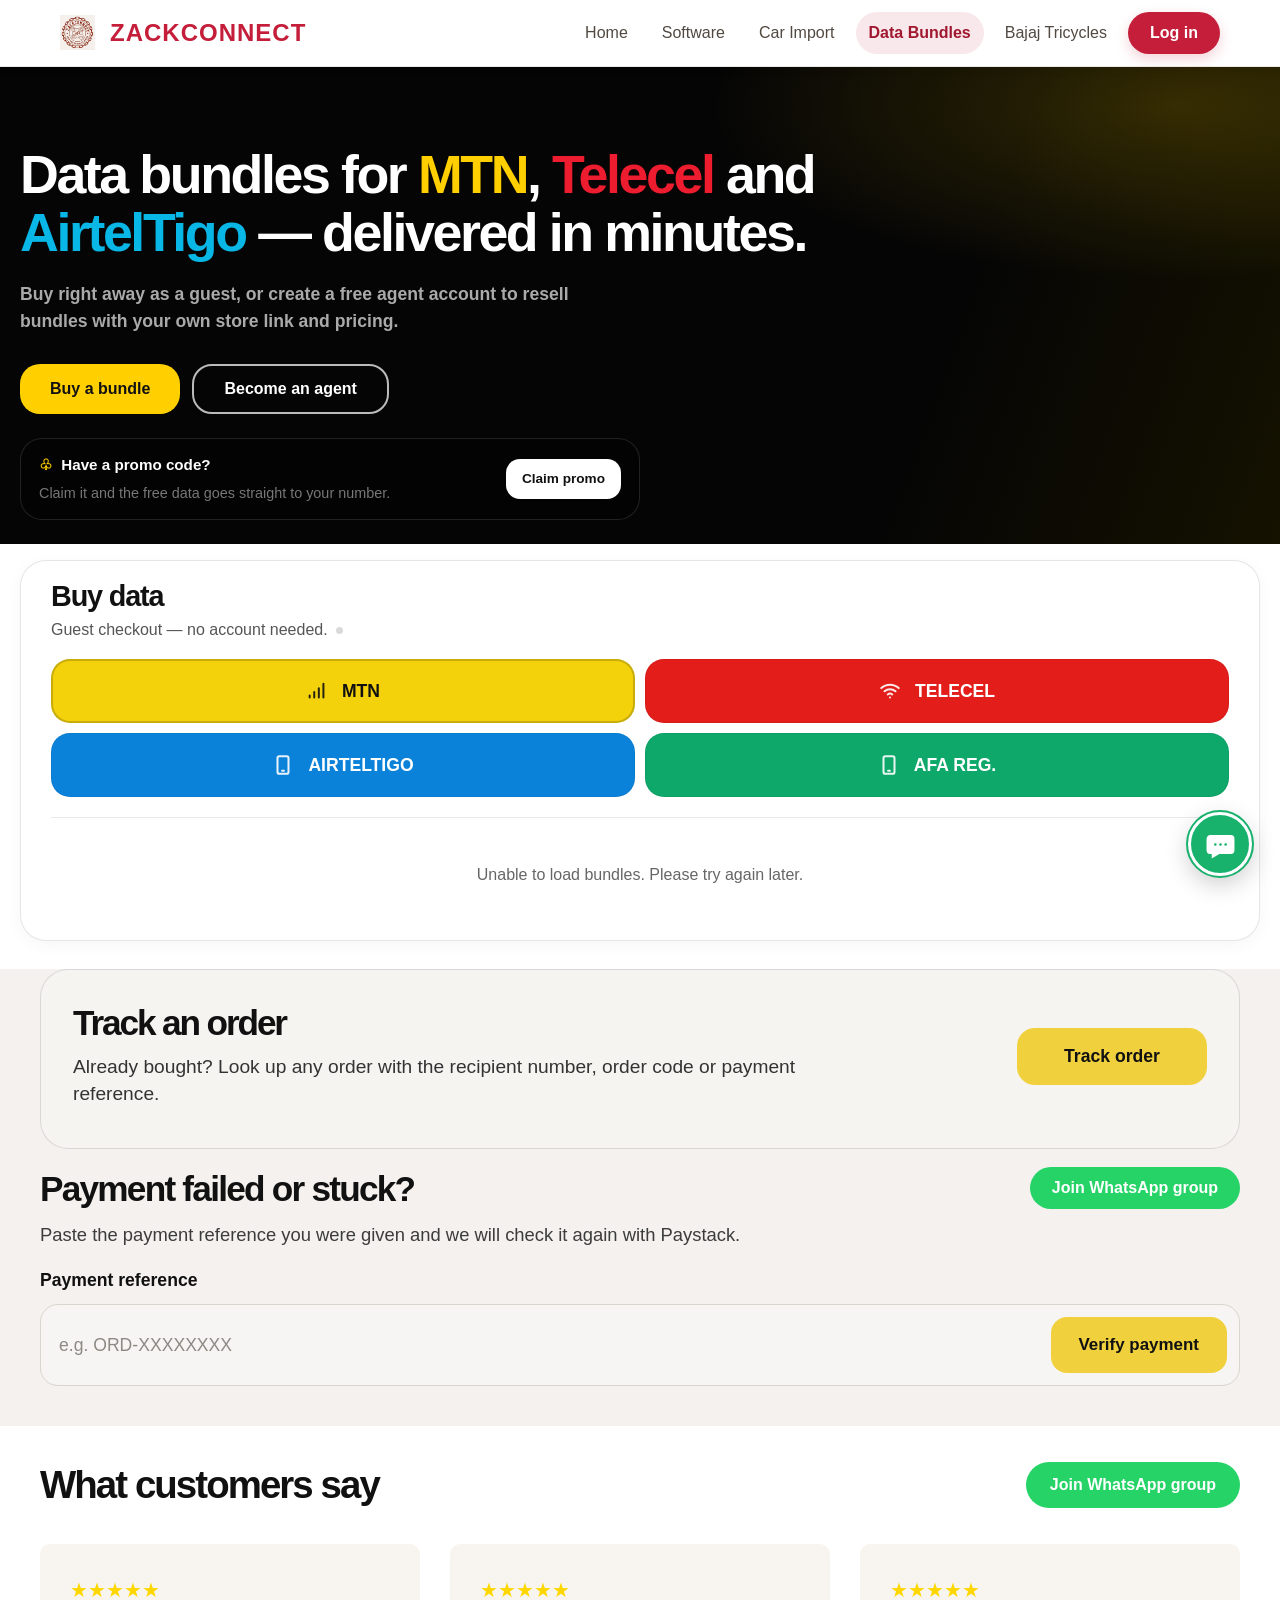
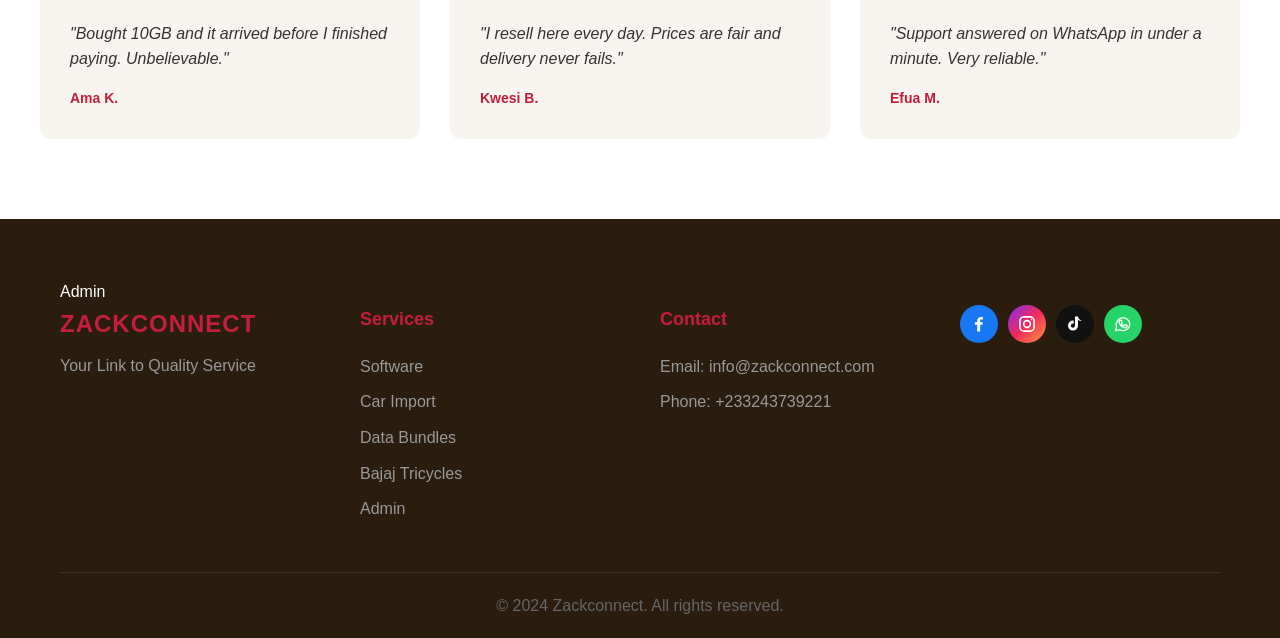
<file: data-bundels.html>
<!DOCTYPE html>
<html lang="en">

<head>
    <meta charset="UTF-8">
    <meta name="viewport" content="width=device-width, initial-scale=1.0">
    <title>Data Bundles - Zackconnect</title>
    <link rel="stylesheet" href="style.css">
</head>

<body>
    <!-- Navigation -->
    <nav class="navbar">
        <div class="nav-container">
            <div class="logo">
                <img src="images/logo.png" alt="Zackconnect Logo" class="logo-image">
                <span class="logo-text">ZACKCONNECT</span>
            </div>
            <ul class="nav-links">
                <li><a href="index.html">Home</a></li>
                <li><a href="software.html">Software</a></li>
                <li><a href="car-import.html">Car Import</a></li>
                <li><a href="data-bundels.html" class="active">Data Bundles</a></li>
                <li><a href="bajaj.html">Bajaj Tricycles</a></li>
                <li><a href="login.html?return=data-bundels.html" class="nav-auth-link">Log in</a></li>
            </ul>
        </div>
    </nav>

    <section class="bundle-hero">
        <div class="bundle-hero-container">
            <h1 class="bundle-hero-title">
                Data bundles for <span class="bundle-highlight-mtn">MTN</span>,
                <span class="bundle-highlight-telecel">Telecel</span> and
                <span class="bundle-highlight-airtel">AirtelTigo</span> — delivered in minutes.
            </h1>
            <p class="bundle-hero-description">Buy right away as a guest, or create a free agent account to resell<br class="bundle-hero-break">
                bundles with your own store link and pricing.</p>
            <div class="bundle-hero-actions">
                <a class="bundle-hero-button primary" href="#buy-data">Buy a bundle</a>
                <a class="bundle-hero-button secondary" href="signup.html">Become an agent</a>
            </div>
            <div class="bundle-promo">
                <div class="bundle-promo-copy">
                    <strong><span class="bundle-promo-icon">♧</span> Have a promo code?</strong>
                    <span>Claim it and the free data goes straight to your number.</span>
                </div>
                <a class="bundle-promo-button" href="enquire.html">Claim promo</a>
            </div>
        </div>
    </section>

    <!-- Buy Data Section -->
    <section class="buy-data-section" id="buy-data">
        <div class="container buy-data-container">
            <h2 class="buy-data-heading">Buy data</h2>
            <div class="guest-checkout">
                <span class="checkout-label">Guest checkout — no account needed.</span>
            </div>

            <div class="network-buttons" aria-label="Select data network">
                <button class="network-button mtn active" type="button">
                    <span class="network-icon" aria-hidden="true">
                        <svg viewBox="0 0 24 24" focusable="false">
                            <path d="M4 19v-2M9 19v-6M14 19V9M19 19V4" />
                        </svg>
                    </span>
                    <span>MTN</span>
                </button>
                <button class="network-button telecel" type="button">
                    <span class="network-icon" aria-hidden="true">
                        <svg viewBox="0 0 24 24" focusable="false">
                            <path d="M2.5 8.8a14 14 0 0 1 19 0M6 12.3a9 9 0 0 1 12 0m-8.5 3.5a4 4 0 0 1 5 0M12 19h.01" />
                        </svg>
                    </span>
                    <span>TELECEL</span>
                </button>
                <button class="network-button airtel" type="button">
                    <span class="network-icon" aria-hidden="true">
                        <svg viewBox="0 0 24 24" focusable="false">
                            <rect x="6" y="2.5" width="12" height="19" rx="2" />
                            <path d="M11 18.2h2" />
                        </svg>
                    </span>
                    <span>AIRTELTIGO</span>
                </button>
                <button class="network-button afa" type="button">
                    <span class="network-icon" aria-hidden="true">
                        <svg viewBox="0 0 24 24" focusable="false">
                            <rect x="6" y="2.5" width="12" height="19" rx="2" />
                            <path d="M11 18.2h2" />
                        </svg>
                    </span>
                    <span>AFA REG.</span>
                </button>
            </div>

            <div class="bundle-grid">
                <div class="bundle-card">
                    <div class="bundle-header">
                        <span class="bundle-logo">MTN</span>
                    </div>
                    <div class="bundle-size">1GB</div>
                    <div class="bundle-meta">
                        <span class="bundle-price">GH¢ 4.90</span>
                        <span class="bundle-expiry">No-Expiry</span>
                    </div>
                </div>
                <div class="bundle-card">
                    <div class="bundle-header">
                        <span class="bundle-logo">MTN</span>
                    </div>
                    <div class="bundle-size">2GB</div>
                    <div class="bundle-meta">
                        <span class="bundle-price">GH¢ 9.80</span>
                        <span class="bundle-expiry">No-Expiry</span>
                    </div>
                </div>
                <div class="bundle-card">
                    <div class="bundle-header">
                        <span class="bundle-logo">MTN</span>
                    </div>
                    <div class="bundle-size">3GB</div>
                    <div class="bundle-meta">
                        <span class="bundle-price">GH¢ 16.00</span>
                        <span class="bundle-expiry">No-Expiry</span>
                    </div>
                </div>
                <div class="bundle-card">
                    <div class="bundle-header">
                        <span class="bundle-logo">MTN</span>
                    </div>
                    <div class="bundle-size">4GB</div>
                    <div class="bundle-meta">
                        <span class="bundle-price">GH¢ 19.50</span>
                        <span class="bundle-expiry">No-Expiry</span>
                    </div>
                </div>
                <div class="bundle-card">
                    <div class="bundle-header">
                        <span class="bundle-logo">MTN</span>
                    </div>
                    <div class="bundle-size">5GB</div>
                    <div class="bundle-meta">
                        <span class="bundle-price">GH¢ 23.50</span>
                        <span class="bundle-expiry">No-Expiry</span>
                    </div>
                </div>
                <div class="bundle-card">
                    <div class="bundle-header">
                        <span class="bundle-logo">MTN</span>
                    </div>
                    <div class="bundle-size">6GB</div>
                    <div class="bundle-meta">
                        <span class="bundle-price">GH¢ 29.00</span>
                        <span class="bundle-expiry">No-Expiry</span>
                    </div>
                </div>
                <div class="bundle-card">
                    <div class="bundle-header">
                        <span class="bundle-logo">MTN</span>
                    </div>
                    <div class="bundle-size">8GB</div>
                    <div class="bundle-meta">
                        <span class="bundle-price">GH¢ 37.00</span>
                        <span class="bundle-expiry">No-Expiry</span>
                    </div>
                </div>
                <div class="bundle-card">
                    <div class="bundle-header">
                        <span class="bundle-logo">MTN</span>
                    </div>
                    <div class="bundle-size">10GB</div>
                    <div class="bundle-meta">
                        <span class="bundle-price">GH¢ 44.00</span>
                        <span class="bundle-expiry">No-Expiry</span>
                    </div>
                </div>
                <div class="bundle-card">
                    <div class="bundle-header">
                        <span class="bundle-logo">MTN</span>
                    </div>
                    <div class="bundle-size">15GB</div>
                    <div class="bundle-meta">
                        <span class="bundle-price">GH¢ 64.00</span>
                        <span class="bundle-expiry">No-Expiry</span>
                    </div>
                </div>
                <div class="bundle-card">
                    <div class="bundle-header">
                        <span class="bundle-logo">MTN</span>
                    </div>
                    <div class="bundle-size">20GB</div>
                    <div class="bundle-meta">
                        <span class="bundle-price">GH¢ 84.00</span>
                        <span class="bundle-expiry">No-Expiry</span>
                    </div>
                </div>
                <div class="bundle-card">
                    <div class="bundle-header">
                        <span class="bundle-logo">MTN</span>
                    </div>
                    <div class="bundle-size">25GB</div>
                    <div class="bundle-meta">
                        <span class="bundle-price">GH¢ 105</span>
                        <span class="bundle-expiry">No-Expiry</span>
                    </div>
                </div>
                <div class="bundle-card">
                    <div class="bundle-header">
                        <span class="bundle-logo">MTN</span>
                    </div>
                    <div class="bundle-size">30GB</div>
                    <div class="bundle-meta">
                        <span class="bundle-price">GH¢ 128</span>
                        <span class="bundle-expiry">No-Expiry</span>
                    </div>
                </div>
                <div class="bundle-card">
                    <div class="bundle-header">
                        <span class="bundle-logo">MTN</span>
                    </div>
                    <div class="bundle-size">40GB</div>
                    <div class="bundle-meta">
                        <span class="bundle-price">GH¢ 167</span>
                        <span class="bundle-expiry">No-Expiry</span>
                    </div>
                </div>
                <div class="bundle-card">
                    <div class="bundle-header">
                        <span class="bundle-logo">MTN</span>
                    </div>
                    <div class="bundle-size">50GB</div>
                    <div class="bundle-meta">
                        <span class="bundle-price">GH¢ 215</span>
                        <span class="bundle-expiry">No-Expiry</span>
                    </div>
                </div>
                <div class="bundle-card">
                    <div class="bundle-header">
                        <span class="bundle-logo">MTN</span>
                    </div>
                    <div class="bundle-size">100GB</div>
                    <div class="bundle-meta">
                        <span class="bundle-price">GH¢ 365</span>
                        <span class="bundle-expiry">No-Expiry</span>
                    </div>
                </div>
                <div class="bundle-card">
                    <div class="bundle-header">
                        <span class="bundle-logo">MTN</span>
                    </div>
                    <div class="bundle-size">200GB</div>
                    <div class="bundle-meta">
                        <span class="bundle-price">GH¢ 420</span>
                        <span class="bundle-expiry">No-Expiry</span>
                    </div>
                </div>
            </div>
        </div>
    </section>

    <div class="bundle-modal-overlay hidden" id="bundleModal">
        <div class="bundle-modal" role="dialog" aria-modal="true" aria-labelledby="bundleModalTitle">
            <div class="bundle-modal-header">
                <h3 id="bundleModalTitle" class="bundle-modal-title">2GB - MTN</h3>
                <button class="bundle-modal-close" type="button" aria-label="Close bundle modal">×</button>
            </div>

            <div class="bundle-modal-body">
                <label class="bundle-field-label" for="bundle-recipient">Recipient number</label>
                <input id="bundle-recipient" type="tel" class="bundle-field-input" placeholder="Beneficiary Phone No." autocomplete="tel" required>

                <label class="bundle-field-label" for="bundle-email">Email for receipt</label>
                <input id="bundle-email" type="email" class="bundle-field-input" placeholder="you@example.com">

                <div class="bundle-total-row">
                    <span>Total</span>
                    <strong id="bundleModalTotal">GH¢ 9.80</strong>
                </div>

                <p class="software-project-status">This records a pending order only; it does not charge you.</p>
                <button class="bundle-pay-button" id="bundlePayButton" type="button">Create order (no payment yet)</button>
                <p class="software-project-status" id="bundleOrderStatus" role="status" aria-live="polite"></p>
            </div>
        </div>
    </div>

    <section class="track-order-section">
        <div class="container track-order-container">
            <div class="track-order-card">
                <div class="track-order-copy">
                    <h2 class="track-order-title">Track an order</h2>
                    <p class="track-order-description">Already bought? Look up any order with the recipient number, order code or payment reference.</p>
                </div>
                <button class="track-order-button">Track order</button>
            </div>
        </div>
    </section>

    <section class="payment-check-section">
        <div class="container payment-check-container">
            <div class="payment-check-header">
                <h2 class="payment-check-title">Payment failed or stuck?</h2>
                <button class="whatsapp-button payment-top-button">Join WhatsApp group</button>
            </div>
            <p class="payment-check-description">Paste the payment reference you were given and we will check it again
                with Paystack.</p>
            <div class="payment-reference-group">
                <label for="payment-reference">Payment reference</label>
                <div class="payment-input-group">
                    <input id="payment-reference" type="text" class="payment-input" placeholder="e.g. ORD-XXXXXXXX">
                    <button class="payment-check-button">Verify payment</button>
                </div>
            </div>
        </div>
    </section>

    <div class="bundle-support-widget">
        <section class="bundle-support-panel hidden" id="bundleSupportPanel" role="dialog" aria-modal="true" aria-labelledby="bundleSupportTitle">
            <div class="bundle-support-contact-view" id="bundleSupportContactView">
                <div class="bundle-support-header">
                    <div class="bundle-support-icon" aria-hidden="true">
                        <svg viewBox="0 0 24 24" focusable="false">
                            <path d="M4 5.5h16a2 2 0 0 1 2 2v9a2 2 0 0 1-2 2h-9l-5 3v-3H4a2 2 0 0 1-2-2v-9a2 2 0 0 1 2-2Z" />
                            <circle cx="8" cy="12" r="1" />
                            <circle cx="12" cy="12" r="1" />
                            <circle cx="16" cy="12" r="1" />
                        </svg>
                    </div>
                    <h2 id="bundleSupportTitle">Zackconnect Support</h2>
                    <p>Enter your details to continue to support chat.</p>
                    <button class="bundle-support-close" id="bundleSupportClose" type="button" aria-label="Close support chat">×</button>
                </div>
                <form class="bundle-support-form" id="bundleSupportForm">
                    <label for="bundleSupportName">Your name</label>
                    <input id="bundleSupportName" name="name" type="text" autocomplete="name" placeholder="Enter your name" required>
                    <label for="bundleSupportPhone">Phone number</label>
                    <input id="bundleSupportPhone" name="phone" type="tel" autocomplete="tel" placeholder="e.g., 0241234567" required>
                    <button class="bundle-support-submit" type="submit">Continue <span aria-hidden="true">→</span></button>
                    <p class="bundle-support-status" id="bundleSupportStatus" aria-live="polite"></p>
                    <p class="bundle-support-note">Your phone number helps our admin team follow up with you.</p>
                </form>
            </div>

            <div class="bundle-support-inbox hidden" id="bundleSupportInbox">
                <div class="bundle-chat-toolbar">
                    <h2 class="bundle-settings-page-title" id="bundleSettingsTitle">Settings</h2>
                    <label class="bundle-chat-search">
                        <svg viewBox="0 0 24 24" aria-hidden="true"><circle cx="10.8" cy="10.8" r="6.8" /><path d="m16 16 5 5" /></svg>
                        <input id="bundleChatSearch" type="search" placeholder="Search chats..." aria-label="Search chats">
                    </label>
                    <button class="bundle-chat-close" id="bundleChatClose" type="button" aria-label="Close support chat">×</button>
                </div>
                <div class="bundle-chat-filter-row" id="bundleChatFilterRow">
                    <button class="bundle-chat-filter" type="button">
                        <svg viewBox="0 0 24 24" aria-hidden="true"><path d="M3 4h18l-7 8v7l-4 2v-9L3 4Z" /></svg>
                        <span>All Chats</span>
                    </button>
                </div>
                <div class="bundle-chat-content">
                    <div class="bundle-chat-list" id="bundleChatList" data-chat-panel="chats">
                        <button class="bundle-chat-row" id="bundleSupportChatRow" type="button">
                            <span class="bundle-chat-avatar" aria-hidden="true">S</span>
                            <span class="bundle-chat-summary">
                                <span class="bundle-chat-name">Support Team</span>
                                <span class="bundle-chat-preview" id="bundleChatPreview">Tap to start a conversation</span>
                            </span>
                            <span class="bundle-chat-time">Just now</span>
                        </button>
                        <p class="bundle-chat-empty hidden" id="bundleChatEmpty">No chats match your search.</p>
                    </div>
                    <section class="bundle-chat-tab-panel hidden" id="bundleStatusPanel" data-chat-panel="status" aria-labelledby="bundleStatusTitle">
                        <div class="bundle-chat-status-card">
                            <span class="bundle-chat-status-icon" aria-hidden="true">✓</span>
                            <div>
                                <h2 id="bundleStatusTitle">Your support chat is ready</h2>
                                <p>Send us a message about your data bundle or payment. Your conversation history stays in Chats.</p>
                            </div>
                        </div>
                    </section>
                    <section class="bundle-chat-tab-panel hidden" id="bundleCallsPanel" data-chat-panel="calls" aria-labelledby="bundleCallsTitle">
                        <div class="bundle-chat-call-card">
                            <span class="bundle-chat-avatar" aria-hidden="true">Z</span>
                            <div>
                                <h2 id="bundleCallsTitle">Zackconnect Support</h2>
                                <p>Call our support team for assistance.</p>
                                <a class="bundle-chat-call-link" id="bundleSupportCallLink" href="tel:+233243739221">Call +233 24 373 9221</a>
                            </div>
                        </div>
                        <div class="bundle-call-history">
                            <h3>Recent calls</h3>
                            <p class="bundle-call-empty" id="bundleCallEmpty">Calls you start from here will appear in this list.</p>
                            <div class="bundle-call-history-list" id="bundleCallHistoryList"></div>
                        </div>
                    </section>
                    <section class="bundle-chat-tab-panel hidden" id="bundleSettingsPanel" data-chat-panel="settings" aria-labelledby="bundleSettingsTitle">
                        <div class="bundle-settings-page">
                            <button class="bundle-settings-profile" id="bundleSettingsProfile" type="button" aria-label="Edit your profile" aria-expanded="false" aria-controls="bundleChatSettingsForm">
                                <span class="bundle-settings-profile-icon" aria-hidden="true">
                                    <svg viewBox="0 0 48 48"><circle cx="24" cy="16" r="7" /><path d="M11 39v-4a13 13 0 0 1 26 0v4" /></svg>
                                </span>
                                <span class="bundle-settings-profile-copy">
                                    <strong id="bundleSettingsProfileName">Your profile</strong>
                                    <span id="bundleSettingsProfilePhone">Add a phone number</span>
                                    <span>Hey there! I am using Zackconnect</span>
                                </span>
                                <span class="bundle-settings-chevron" aria-hidden="true">›</span>
                            </button>

                            <div class="bundle-settings-notifications">
                                <span class="bundle-settings-row-icon" aria-hidden="true">
                                    <svg viewBox="0 0 24 24"><path d="M18 8a6 6 0 0 0-11.7-1.7M6 10v3l-2 3h16l-2-3v-3a6 6 0 0 0-1-3.3M10 20a2 2 0 0 0 4 0M3 3l18 18" /></svg>
                                </span>
                                <span class="bundle-settings-row-copy">
                                    <strong>Push Notifications</strong>
                                    <span>Save your notification preference on this device</span>
                                </span>
                                <button class="bundle-settings-switch" id="bundleSettingsNotifications" type="button" role="switch" aria-checked="false" aria-label="Push notifications">
                                    <span></span>
                                </button>
                            </div>

                            <div class="bundle-settings-options">
                                <button class="bundle-settings-option" id="bundleSettingsAccount" type="button" aria-expanded="false" aria-controls="bundleSettingsAccountEditor">
                                    <strong>Account</strong>
                                    <span>Privacy, security, change number</span>
                                </button>
                                <form class="bundle-chat-settings-form hidden" id="bundleChatSettingsForm">
                                    <p>Update the contact details our admin team uses to follow up.</p>
                                    <label for="bundleSettingsName">Your name</label>
                                    <input id="bundleSettingsName" name="name" type="text" autocomplete="name" required>
                                    <label for="bundleSettingsPhone">Phone number</label>
                                    <input id="bundleSettingsPhone" name="phone" type="tel" autocomplete="tel" required>
                                    <button class="bundle-settings-save" type="submit">Save details</button>
                                    <p class="bundle-chat-settings-status" id="bundleChatSettingsStatus" aria-live="polite"></p>
                                </form>
                                <div class="bundle-settings-option">
                                    <strong>Chats</strong>
                                    <span>Theme, wallpapers, chat history</span>
                                </div>
                                <div class="bundle-settings-option">
                                    <strong>Storage and data</strong>
                                    <span>Network usage, auto-download</span>
                                </div>
                            </div>
                        </div>
                    </section>
                </div>
                <button class="bundle-chat-compose" id="bundleChatCompose" type="button" aria-label="Start a new chat">+</button>
                <nav class="bundle-chat-tabs" aria-label="Support chat sections">
                    <button class="bundle-chat-tab active" type="button" data-chat-tab="chats" aria-current="page">
                        <svg viewBox="0 0 24 24" aria-hidden="true"><path d="M20.5 11.5a8.5 8.5 0 0 1-12.6 7.4L3 20l1.2-4.8A8.5 8.5 0 1 1 20.5 11.5Z" /><path d="M8.5 10.5h.01m3.5 0h.01m3.5 0h.01" /></svg>
                        <span>Chats</span>
                    </button>
                    <button class="bundle-chat-tab" type="button" data-chat-tab="status">
                        <svg viewBox="0 0 24 24" aria-hidden="true"><circle cx="12" cy="12" r="9" /><circle cx="12" cy="12" r="2.5" /></svg>
                        <span>Status</span>
                    </button>
                    <button class="bundle-chat-tab" type="button" data-chat-tab="calls">
                        <svg viewBox="0 0 24 24" aria-hidden="true"><path d="M6.5 3.5 10 3l2 5-2.4 1.8a15 15 0 0 0 4.6 4.6L16 12l5 2-.5 3.5a3 3 0 0 1-3.3 2.5A17 17 0 0 1 4 6.8a3 3 0 0 1 2.5-3.3Z" /></svg>
                        <span>Calls</span>
                    </button>
                    <button class="bundle-chat-tab" type="button" data-chat-tab="settings">
                        <svg viewBox="0 0 24 24" aria-hidden="true"><circle cx="12" cy="12" r="3" /><path d="m19.4 15 .1.1 1.3 1-1.5 2.6-1.6-.6a8 8 0 0 1-1.7 1l-.3 1.7h-3l-.3-1.7a8 8 0 0 1-1.7-1l-1.6.6-1.5-2.6 1.3-1a8 8 0 0 1 0-2l-1.3-1 1.5-2.6 1.6.6a8 8 0 0 1 1.7-1l.3-1.7h3l.3 1.7a8 8 0 0 1 1.7 1l1.6-.6 1.5 2.6-1.3 1a8 8 0 0 1 0 2Z" /></svg>
                        <span>Settings</span>
                    </button>
                </nav>
            </div>

            <section class="bundle-support-conversation hidden" id="bundleSupportConversation" aria-label="Conversation with Support Team">
                <header class="bundle-conversation-header">
                    <button class="bundle-conversation-back" id="bundleConversationBack" type="button" aria-label="Back to chats">
                        <svg viewBox="0 0 24 24" aria-hidden="true"><path d="m15 18-6-6 6-6" /></svg>
                    </button>
                    <span class="bundle-chat-avatar conversation-avatar" aria-hidden="true">S</span>
                    <div class="bundle-conversation-title">
                        <strong>Support Team</strong>
                        <span>Data bundle assistance</span>
                    </div>
                    <button class="bundle-chat-close" id="bundleConversationClose" type="button" aria-label="Close support chat">×</button>
                </header>
                <div class="bundle-conversation-body">
                    <aside class="bundle-pinned-note">
                        <strong><span aria-hidden="true">◆</span> PINNED SUPPORT NOTE</strong>
                        <p>Welcome to Zackconnect Support.</p>
                        <p>For help with a bundle or payment, send your order or payment reference in the chat. Our team will follow up using the phone number you provided.</p>
                    </aside>
                    <div class="bundle-conversation-messages" id="bundleConversationMessages" aria-live="polite"></div>
                </div>
                <form class="bundle-conversation-composer" id="bundleConversationForm">
                    <input class="bundle-composer-input" id="bundleConversationInput" name="message" type="text" placeholder="Type a message" aria-label="Type a message" autocomplete="off" required>
                    <button class="bundle-composer-send" type="submit" aria-label="Send message">
                        <svg viewBox="0 0 24 24" aria-hidden="true"><path d="m3 11 18-8-8 18-2.5-7.5L3 11Z" /><path d="m10.5 13.5 4-4" /></svg>
                    </button>
                </form>
            </section>
        </section>
        <button class="floating-whatsapp bundle-support-launcher" id="bundleSupportLauncher"
            type="button" aria-label="Chat with admin" aria-controls="bundleSupportPanel" aria-expanded="false">
            <svg viewBox="0 0 24 24" aria-hidden="true" focusable="false">
                <path d="M4 5.5h16a2 2 0 0 1 2 2v9a2 2 0 0 1-2 2h-9l-5 3v-3H4a2 2 0 0 1-2-2v-9a2 2 0 0 1 2-2Z" />
                <circle cx="8" cy="12" r="1" />
                <circle cx="12" cy="12" r="1" />
                <circle cx="16" cy="12" r="1" />
            </svg>
        </button>
    </div>

    <!-- Customer Testimonials Section -->
    <section class="customer-testimonials-section">
        <div class="container">
            <div class="testimonials-header">
                <h2 class="testimonials-title">What customers say</h2>
                <button class="whatsapp-button testimonials-whatsapp">Join WhatsApp group</button>
            </div>
            <div class="customer-testimonial-grid">
                <div class="customer-testimonial-card">
                    <div class="testimonial-stars">★★★★★</div>
                    <p class="testimonial-text">"Bought 10GB and it arrived before I finished paying. Unbelievable."</p>
                    <p class="testimonial-author">Ama K.</p>
                </div>
                <div class="customer-testimonial-card">
                    <div class="testimonial-stars">★★★★★</div>
                    <p class="testimonial-text">"I resell here every day. Prices are fair and delivery never fails."</p>
                    <p class="testimonial-author">Kwesi B.</p>
                </div>
                <div class="customer-testimonial-card">
                    <div class="testimonial-stars">★★★★★</div>
                    <p class="testimonial-text">"Support answered on WhatsApp in under a minute. Very reliable."</p>
                    <p class="testimonial-author">Efua M.</p>
                </div>
            </div>
        </div>
    </section>

    <!-- Footer -->
    <footer class="footer">
        <div class="container">
            <div class="footer-actions">
                <a href="admin.html" class="footer-link">Admin</a>
            </div>
            <div class="footer-content">
                <div class="footer-logo">
                    <span class="logo-text">ZACKCONNECT</span>
                    <p>Your Link to Quality Service</p>
                </div>
                <div class="footer-links">
                    <h4>Services</h4>
                    <ul>
                        <li><a href="software.html">Software</a></li>
                        <li><a href="car-import.html">Car Import</a></li>
                        <li><a href="data-bundels.html">Data Bundles</a></li>
                        <li><a href="bajaj.html">Bajaj Tricycles</a></li>
                        <li><a href="login.html?return=admin.html">Admin</a></li>
                    </ul>
                </div>
                <div class="footer-contact">
                    <h4>Contact</h4>
                    <p>Email: info@zackconnect.com</p>
                    <p>Phone: +233243739221</p>
                </div>
                <div class="footer-socials">
                    <ul aria-label="Social media">
                        <li class="social-facebook" aria-label="Facebook"><svg viewBox="0 0 24 24" aria-hidden="true"><path d="M13.4 21v-8h2.7l.4-3.1h-3.1V8c0-.9.3-1.5 1.6-1.5h1.7V3.7c-.3 0-1.4-.1-2.6-.1-2.6 0-4.3 1.6-4.3 4.5v1.8H7v3.1h2.8v8h3.6Z"/></svg></li>
                        <li class="social-instagram" aria-label="Instagram"><svg viewBox="0 0 24 24" aria-hidden="true"><rect x="3.5" y="3.5" width="17" height="17" rx="5"/><circle cx="12" cy="12" r="4"/><circle class="social-icon-dot" cx="17.6" cy="6.7" r="1"/></svg></li>
                        <li class="social-tiktok" aria-label="TikTok"><svg viewBox="0 0 24 24" aria-hidden="true"><path d="M19.6 8.2a6.4 6.4 0 0 1-4-1.4v7.1a6 6 0 1 1-5.2-5.9v3.6a2.5 2.5 0 1 0 1.6 2.3V3h3.6c.2 2.3 1.8 4.1 4 4.5v.7Z"/></svg></li>
                        <li class="social-whatsapp" aria-label="WhatsApp"><a class="footer-chat-launcher" href="data-bundels.html#support-chat" aria-label="Open Zackconnect support chat"><svg viewBox="0 0 24 24" aria-hidden="true"><path d="M20.2 11.8a8.2 8.2 0 0 1-12.1 7.1L3 20l1.2-4.9a8.2 8.2 0 1 1 16-3.3Z"/><path d="M8.4 7.8c.2-.4.5-.4.8-.4h.5c.2 0 .4 0 .5.4l.8 1.8c.1.3.1.5-.1.7l-.6.7c-.2.2-.2.4 0 .7a7 7 0 0 0 2.5 2.4c.3.2.5.2.7-.1l.8-.9c.2-.2.4-.3.7-.2l1.7.8c.3.1.4.3.4.5 0 .3-.2 1.2-.8 1.7-.5.5-1.2.7-1.9.6-.6-.1-1.4-.3-2.4-.8a9 9 0 0 1-3.1-2.7 7.1 7.1 0 0 1-1.5-2.8c-.2-.8 0-1.7.4-2.4Z"/></svg></a></li>
                    </ul>
                </div>
            </div>
            <div class="footer-bottom">
                <p>&copy; 2024 Zackconnect. All rights reserved.</p>
            </div>
        </div>
    </footer>

    <script src="script.js"></script>
</body>

</html>
</file>
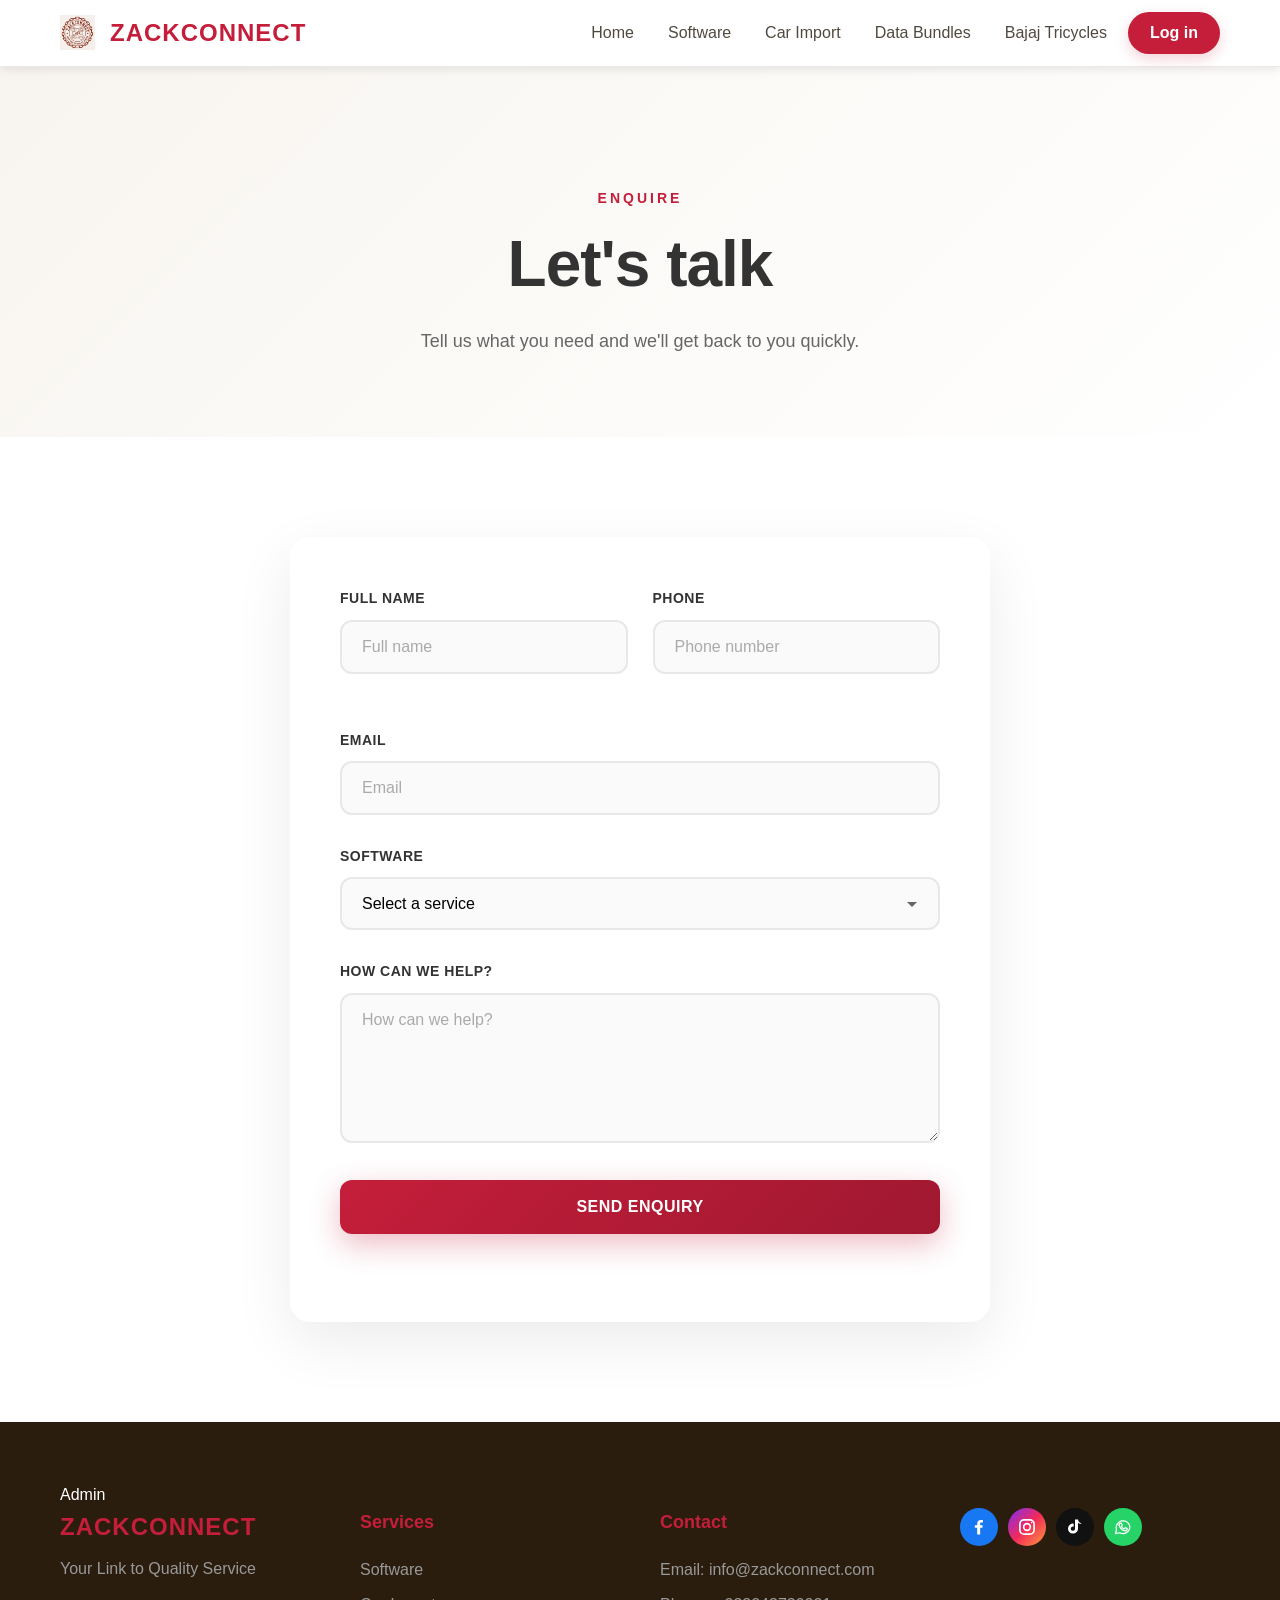
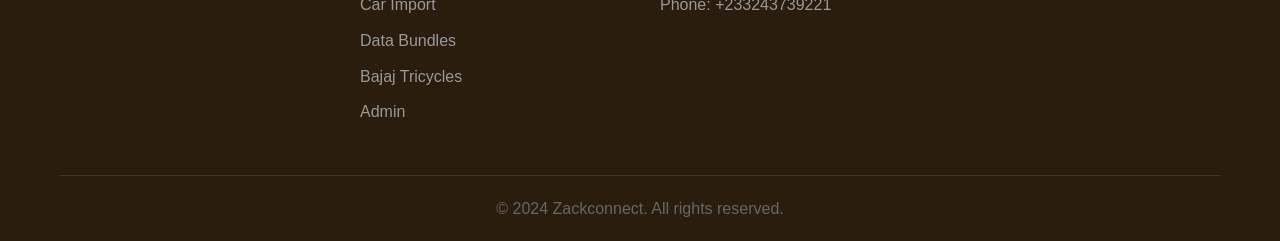
<file: enquire.html>
<!DOCTYPE html>
<html lang="en">

<head>
    <meta charset="UTF-8">
    <meta name="viewport" content="width=device-width, initial-scale=1.0">
    <title>Enquire - Zackconnect</title>
    <link rel="stylesheet" href="style.css">
</head>

<body>
    <!-- Navigation -->
    <nav class="navbar">
        <div class="nav-container">
            <div class="logo">
                <img src="images/logo.png" alt="Zackconnect Logo" class="logo-image">
                <span class="logo-text">ZACKCONNECT</span>
            </div>
            <ul class="nav-links">
                <li><a href="index.html">Home</a></li>
                <li><a href="software.html">Software</a></li>
                <li><a href="car-import.html">Car Import</a></li>
                <li><a href="data-bundels.html">Data Bundles</a></li>
                <li><a href="bajaj.html">Bajaj Tricycles</a></li>
                <li><a href="login.html?return=enquire.html" class="nav-auth-link">Log in</a></li>
            </ul>
        </div>
    </nav>

    <!-- Enquire Hero Section -->
    <section class="enquire-hero">
        <div class="container">
            <p class="enquire-category">ENQUIRE</p>
            <h1 class="enquire-title">Let's talk</h1>
            <p class="enquire-description">Tell us what you need and we'll get back to you quickly.</p>
        </div>
    </section>

    <!-- Enquire Form Section -->
    <section class="enquire-form-section">
        <div class="container">
            <form class="enquire-form" id="enquiryForm">
                <div class="form-row">
                    <div class="form-group">
                        <label for="fullname">Full name</label>
                        <input type="text" id="fullname" name="fullname" placeholder="Full name" required>
                    </div>
                    <div class="form-group">
                        <label for="phone">Phone</label>
                        <input type="tel" id="phone" name="phone" placeholder="Phone number" autocomplete="tel" required>
                    </div>
                </div>
                <div class="form-group">
                    <label for="email">Email</label>
                    <input type="email" id="email" name="email" placeholder="Email" required>
                </div>
                <div class="form-group">
                    <label for="service">Software</label>
                    <select id="service" name="service" required>
                        <option value="" disabled selected>Select a service</option>
                        <option value="software">Software</option>
                        <option value="car-import">Car Import</option>
                        <option value="data-bundles">Data Bundles</option>
                        <option value="bajaj">Bajaj Tricycles</option>
                    </select>
                </div>
                <div class="form-group">
                    <label for="message">How can we help?</label>
                    <textarea id="message" name="message" rows="5" placeholder="How can we help?" required></textarea>
                </div>
                <button type="submit" class="enquire-submit-button">Send enquiry</button>
                <p class="enquiry-submit-status" id="enquirySubmitStatus" aria-live="polite"></p>
            </form>
        </div>
    </section>

    <!-- Footer -->
    <footer class="footer">
        <div class="container">
            <div class="footer-actions">
                <a href="admin.html" class="footer-link">Admin</a>
            </div>
            <div class="footer-content">
                <div class="footer-logo">
                    <span class="logo-text">ZACKCONNECT</span>
                    <p>Your Link to Quality Service</p>
                </div>
                <div class="footer-links">
                    <h4>Services</h4>
                    <ul>
                        <li><a href="software.html">Software</a></li>
                        <li><a href="car-import.html">Car Import</a></li>
                        <li><a href="data-bundels.html">Data Bundles</a></li>
                        <li><a href="bajaj.html">Bajaj Tricycles</a></li>
                        <li><a href="login.html?return=admin.html">Admin</a></li>
                    </ul>
                </div>
                <div class="footer-contact">
                    <h4>Contact</h4>
                    <p>Email: info@zackconnect.com</p>
                    <p>Phone: +233243739221</p>
                </div>
                <div class="footer-socials">
                    <ul aria-label="Social media">
                        <li class="social-facebook" aria-label="Facebook"><svg viewBox="0 0 24 24" aria-hidden="true"><path d="M13.4 21v-8h2.7l.4-3.1h-3.1V8c0-.9.3-1.5 1.6-1.5h1.7V3.7c-.3 0-1.4-.1-2.6-.1-2.6 0-4.3 1.6-4.3 4.5v1.8H7v3.1h2.8v8h3.6Z"/></svg></li>
                        <li class="social-instagram" aria-label="Instagram"><svg viewBox="0 0 24 24" aria-hidden="true"><rect x="3.5" y="3.5" width="17" height="17" rx="5"/><circle cx="12" cy="12" r="4"/><circle class="social-icon-dot" cx="17.6" cy="6.7" r="1"/></svg></li>
                        <li class="social-tiktok" aria-label="TikTok"><svg viewBox="0 0 24 24" aria-hidden="true"><path d="M19.6 8.2a6.4 6.4 0 0 1-4-1.4v7.1a6 6 0 1 1-5.2-5.9v3.6a2.5 2.5 0 1 0 1.6 2.3V3h3.6c.2 2.3 1.8 4.1 4 4.5v.7Z"/></svg></li>
                        <li class="social-whatsapp" aria-label="WhatsApp"><a class="footer-chat-launcher" href="data-bundels.html#support-chat" aria-label="Open Zackconnect support chat"><svg viewBox="0 0 24 24" aria-hidden="true"><path d="M20.2 11.8a8.2 8.2 0 0 1-12.1 7.1L3 20l1.2-4.9a8.2 8.2 0 1 1 16-3.3Z"/><path d="M8.4 7.8c.2-.4.5-.4.8-.4h.5c.2 0 .4 0 .5.4l.8 1.8c.1.3.1.5-.1.7l-.6.7c-.2.2-.2.4 0 .7a7 7 0 0 0 2.5 2.4c.3.2.5.2.7-.1l.8-.9c.2-.2.4-.3.7-.2l1.7.8c.3.1.4.3.4.5 0 .3-.2 1.2-.8 1.7-.5.5-1.2.7-1.9.6-.6-.1-1.4-.3-2.4-.8a9 9 0 0 1-3.1-2.7 7.1 7.1 0 0 1-1.5-2.8c-.2-.8 0-1.7.4-2.4Z"/></svg></a></li>
                    </ul>
                </div>
            </div>
            <div class="footer-bottom">
                <p>&copy; 2024 Zackconnect. All rights reserved.</p>
            </div>
        </div>
    </footer>

    <script src="script.js"></script>
</body>

</html>
</file>
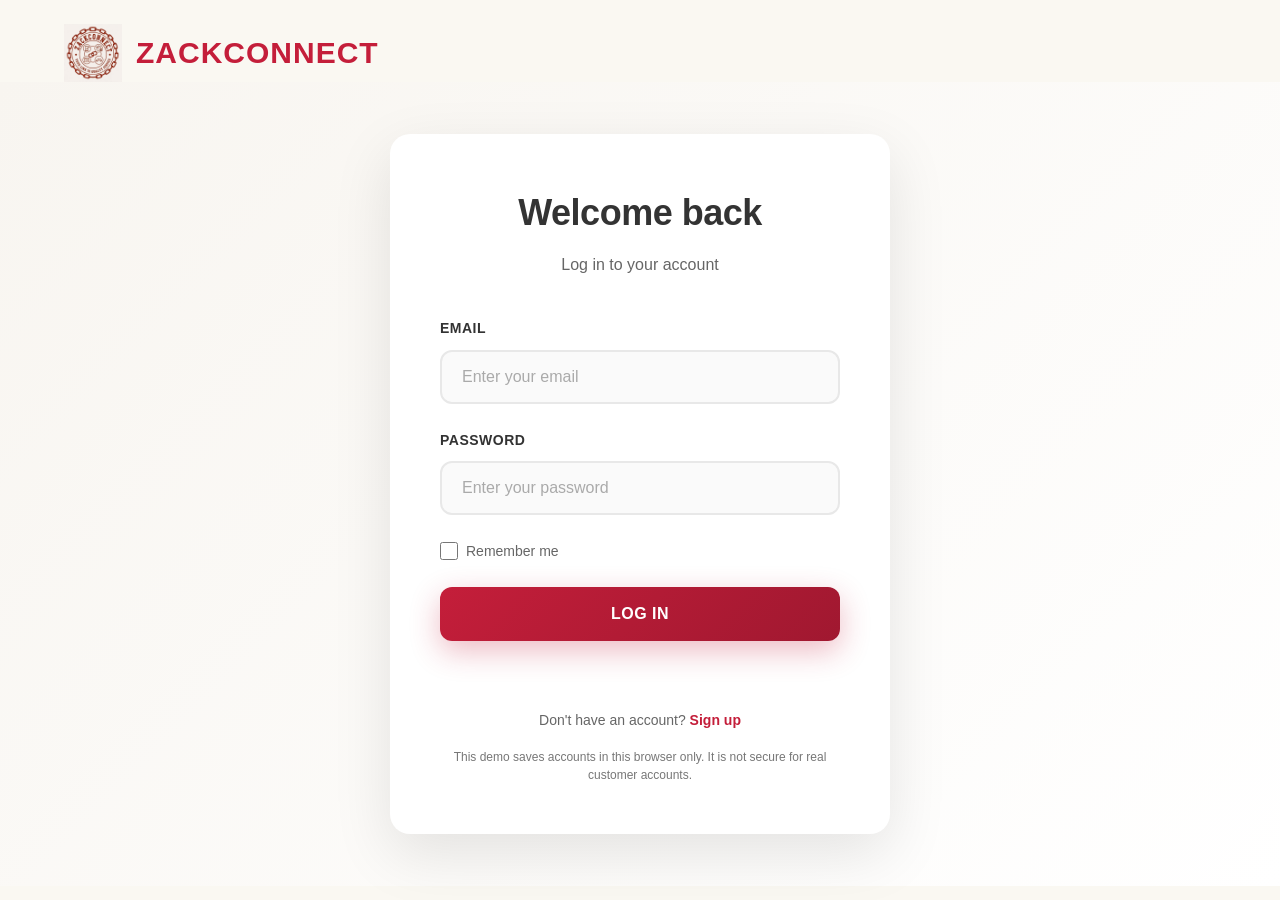
<file: login.html>
<!DOCTYPE html>
<html lang="en">

<head>
    <meta charset="UTF-8">
    <meta name="viewport" content="width=device-width, initial-scale=1.0">
    <title>Login - Zackconnect</title>
    <link rel="stylesheet" href="style.css">
</head>

<body>
    <header class="auth-brand" aria-label="Zackconnect">
        <img src="images/logo.png" alt="">
        <span>ZACKCONNECT</span>
    </header>

    <!-- Login Section -->
    <section class="auth-section">
        <div class="container">
            <div class="auth-card">
                <div class="auth-header">
                    <h1 class="auth-title">Welcome back</h1>
                    <p class="auth-subtitle">Log in to your account</p>
                </div>
                <form class="auth-form" id="loginForm">
                    <div class="form-group">
                        <label for="email">Email</label>
                        <input type="email" id="email" name="email" placeholder="Enter your email" required>
                    </div>
                    <div class="form-group">
                        <label for="password">Password</label>
                        <input type="password" id="password" name="password" placeholder="Enter your password" required>
                    </div>
                    <div class="form-options">
                        <label class="checkbox-label">
                            <input type="checkbox" name="remember">
                            <span>Remember me</span>
                        </label>
                    </div>
                    <button type="submit" class="auth-submit-button">Log in</button>
                    <p class="auth-status" id="loginStatus" aria-live="polite"></p>
                </form>
                <div class="auth-footer">
                    <p>Don't have an account? <a href="signup.html" class="auth-link">Sign up</a></p>
                    <p class="auth-storage-note">This demo saves accounts in this browser only. It is not secure for real customer accounts.</p>
                </div>
            </div>
        </div>
    </section>

    <script src="script.js"></script>
</body>

</html>
</file>
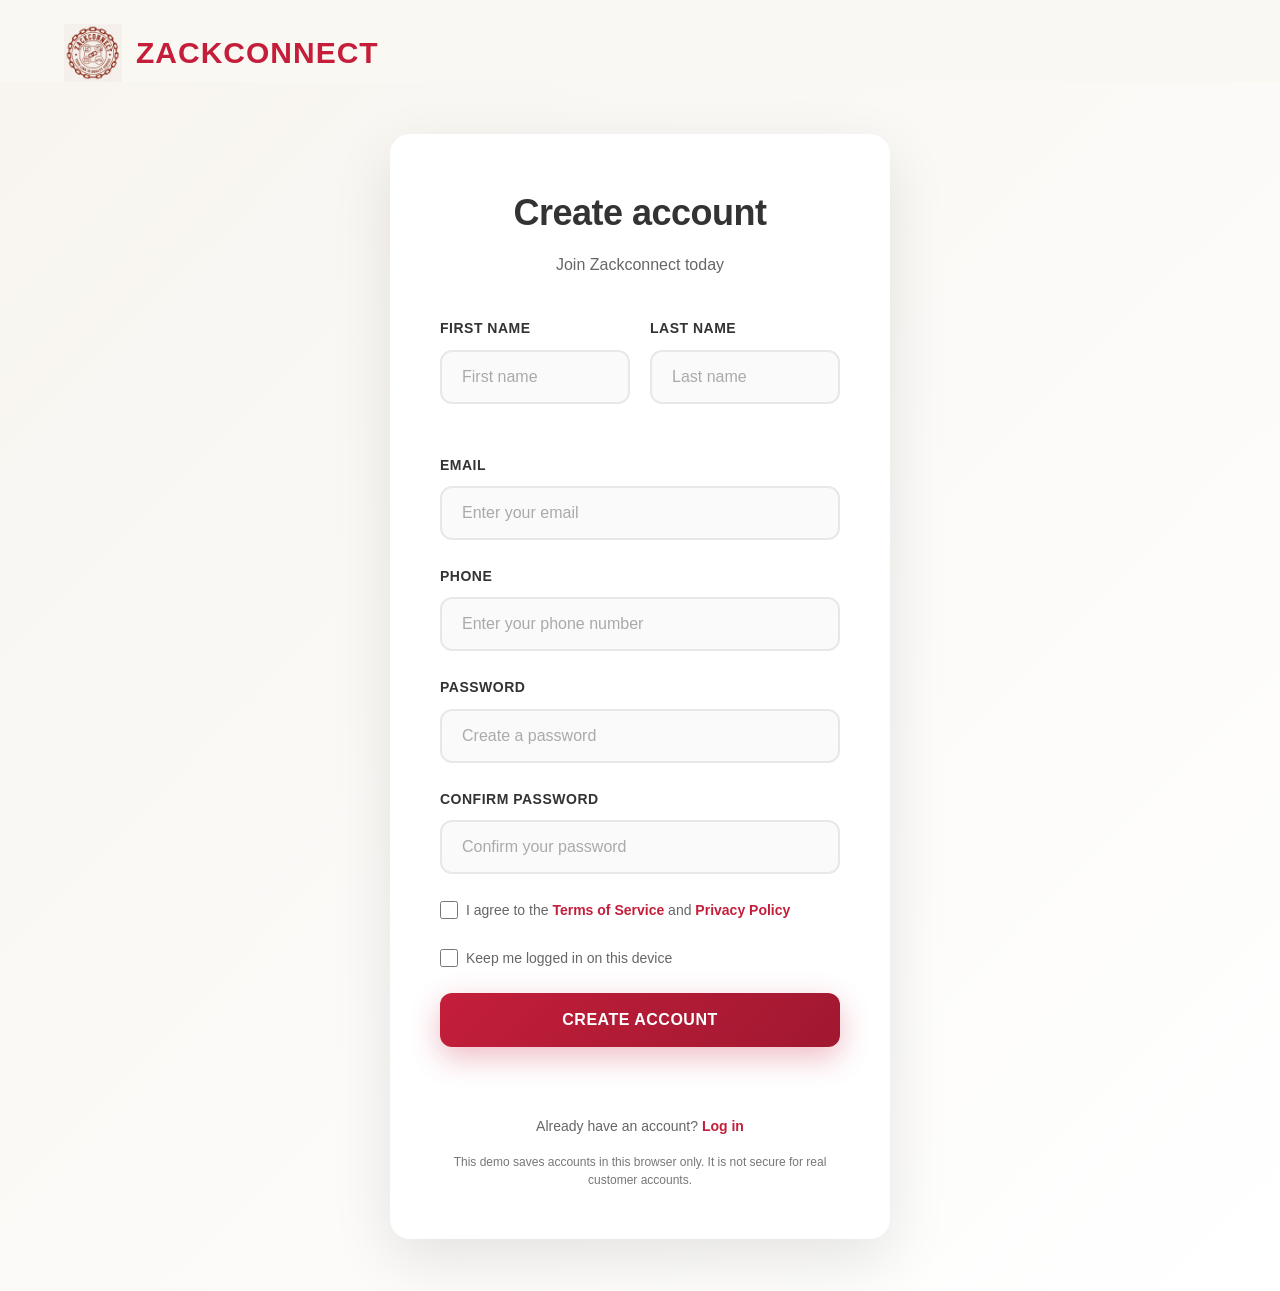
<file: signup.html>
<!DOCTYPE html>
<html lang="en">

<head>
    <meta charset="UTF-8">
    <meta name="viewport" content="width=device-width, initial-scale=1.0">
    <title>Sign Up - Zackconnect</title>
    <link rel="stylesheet" href="style.css">
</head>

<body>
    <header class="auth-brand" aria-label="Zackconnect">
        <img src="images/logo.png" alt="">
        <span>ZACKCONNECT</span>
    </header>

    <!-- Signup Section -->
    <section class="auth-section">
        <div class="container">
            <div class="auth-card">
                <div class="auth-header">
                    <h1 class="auth-title">Create account</h1>
                    <p class="auth-subtitle">Join Zackconnect today</p>
                </div>
                <form class="auth-form" id="signupForm">
                    <div class="form-row">
                        <div class="form-group">
                            <label for="firstname">First name</label>
                            <input type="text" id="firstname" name="firstname" placeholder="First name" required>
                        </div>
                        <div class="form-group">
                            <label for="lastname">Last name</label>
                            <input type="text" id="lastname" name="lastname" placeholder="Last name" required>
                        </div>
                    </div>
                    <div class="form-group">
                        <label for="email">Email</label>
                        <input type="email" id="email" name="email" placeholder="Enter your email" required>
                    </div>
                    <div class="form-group">
                        <label for="phone">Phone</label>
                        <input type="tel" id="phone" name="phone" placeholder="Enter your phone number" autocomplete="tel" required>
                    </div>
                    <div class="form-group">
                        <label for="password">Password</label>
                        <input type="password" id="password" name="password" placeholder="Create a password" minlength="8" required>
                    </div>
                    <div class="form-group">
                        <label for="confirm-password">Confirm password</label>
                        <input type="password" id="confirm-password" name="confirm-password"
                            placeholder="Confirm your password" required>
                    </div>
                    <div class="form-options">
                        <label class="checkbox-label">
                            <input type="checkbox" name="terms" required>
                            <span>I agree to the <a href="#" class="auth-link">Terms of Service</a> and <a href="#"
                                    class="auth-link">Privacy Policy</a></span>
                        </label>
                    </div>
                    <label class="checkbox-label auth-remember-option">
                        <input type="checkbox" name="remember">
                        <span>Keep me logged in on this device</span>
                    </label>
                    <button type="submit" class="auth-submit-button">Create account</button>
                    <p class="auth-status" id="signupStatus" aria-live="polite"></p>
                </form>
                <div class="auth-footer">
                    <p>Already have an account? <a href="login.html" class="auth-link">Log in</a></p>
                    <p class="auth-storage-note">This demo saves accounts in this browser only. It is not secure for real customer accounts.</p>
                </div>
            </div>
        </div>
    </section>

    <script src="script.js"></script>
</body>

</html>
</file>
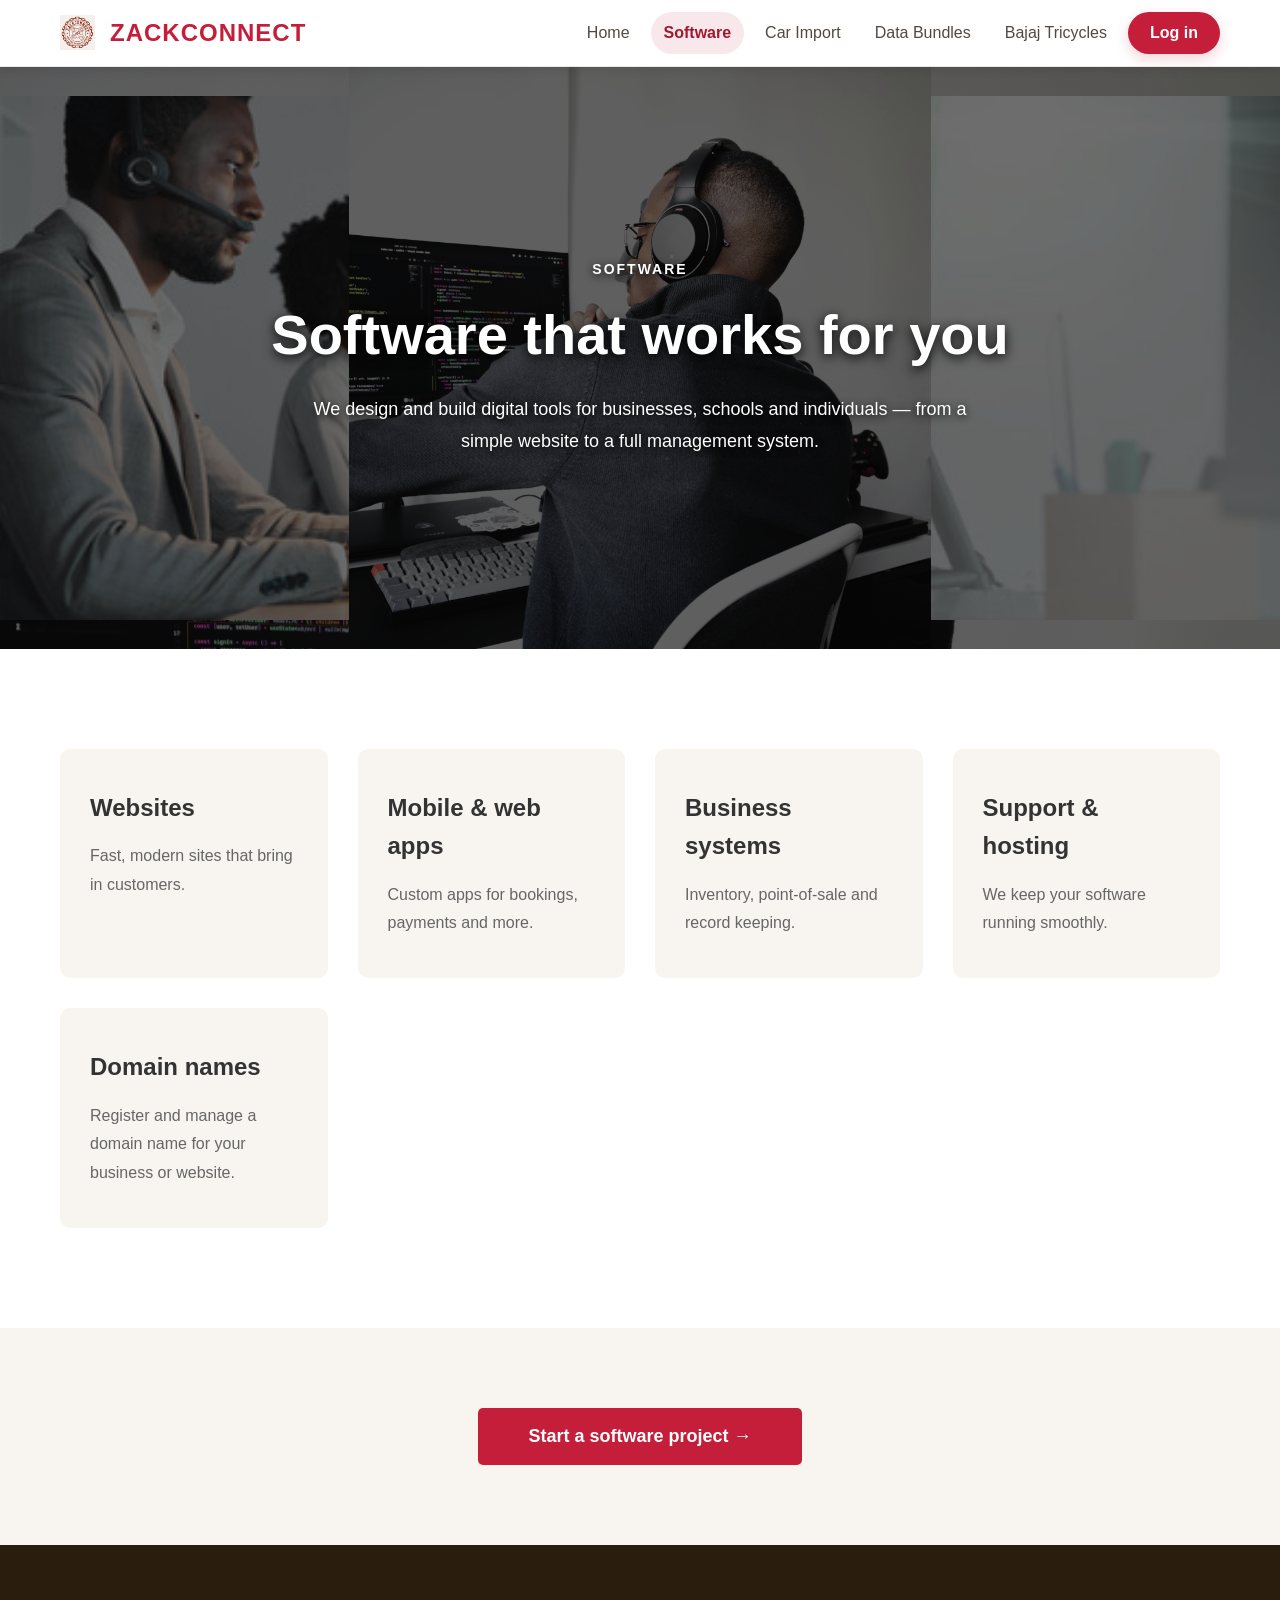
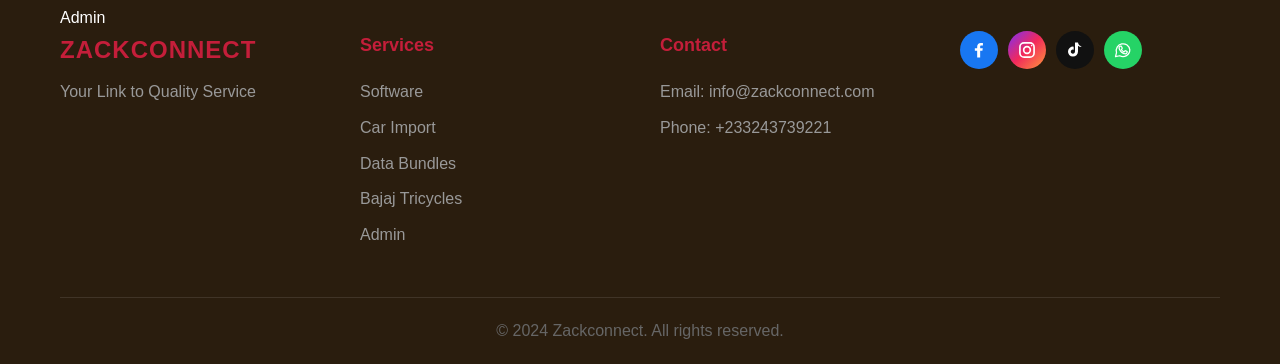
<file: software.html>
<!DOCTYPE html>
<html lang="en">

<head>
    <meta charset="UTF-8">
    <meta name="viewport" content="width=device-width, initial-scale=1.0">
    <title>Software - Zackconnect</title>
    <link rel="stylesheet" href="style.css">
</head>

<body>
    <!-- Navigation -->
    <nav class="navbar">
        <div class="nav-container">
            <div class="logo">
                <img src="images/logo.png" alt="Zackconnect Logo" class="logo-image">
                <span class="logo-text">ZACKCONNECT</span>
            </div>
            <ul class="nav-links">
                <li><a href="index.html">Home</a></li>
                <li><a href="software.html" class="active">Software</a></li>
                <li><a href="car-import.html">Car Import</a></li>
                <li><a href="data-bundels.html">Data Bundles</a></li>
                <li><a href="bajaj.html">Bajaj Tricycles</a></li>
                <li><a href="login.html?return=software.html" class="nav-auth-link">Log in</a></li>
            </ul>
        </div>
    </nav>

    <!-- Software Hero Section -->
    <section class="software-hero">
        <img class="software-hero-image" src="images/image.png" alt="Customer support team working at computers">
        <img class="software-hero-image software-hero-image-next" src="images/software2.png.jpg" alt="" aria-hidden="true">
        <div class="container">
            <p class="software-category">SOFTWARE</p>
            <h1 class="software-title">Software that works for you</h1>
            <p class="software-description">We design and build digital tools for businesses, schools and individuals —
                from a simple website to a full management system.</p>
        </div>
    </section>

    <!-- Software Features Section -->
    <section class="software-features">
        <div class="container">
            <div class="feature-grid">
                <div class="feature-card">
                    <h3>Websites</h3>
                    <p>Fast, modern sites that bring in customers.</p>
                </div>
                <div class="feature-card">
                    <h3>Mobile & web apps</h3>
                    <p>Custom apps for bookings, payments and more.</p>
                </div>
                <div class="feature-card">
                    <h3>Business systems</h3>
                    <p>Inventory, point-of-sale and record keeping.</p>
                </div>
                <div class="feature-card">
                    <h3>Support & hosting</h3>
                    <p>We keep your software running smoothly.</p>
                </div>
                <div class="feature-card">
                    <h3>Domain names</h3>
                    <p>Register and manage a domain name for your business or website.</p>
                </div>
            </div>
        </div>
    </section>

    <!-- CTA Section -->
    <section class="software-cta">
        <div class="container">
            <button class="software-cta-button" id="startSoftwareProject" type="button" aria-expanded="false" aria-controls="softwareProjectForm">
                Start a software project →
            </button>
            <form class="software-project-form hidden" id="softwareProjectForm">
                <h2>Tell us about your project</h2>
                <p>Share a few details and attach a PDF with your requirements, if available.</p>
                <div class="software-project-fields">
                    <label>
                        Your name
                        <input name="name" type="text" autocomplete="name" required>
                    </label>
                    <label>
                        Email address
                        <input name="email" type="email" autocomplete="email" required>
                    </label>
                    <label>
                        Phone number
                        <input name="phone" type="tel" autocomplete="tel">
                    </label>
                    <label>
                        Project name
                        <input name="projectName" type="text" placeholder="e.g. Online booking system" required>
                    </label>
                    <label class="software-project-description">
                        Describe your project
                        <textarea name="description" rows="5" placeholder="What would you like us to build? Include the main features and who will use it." required></textarea>
                    </label>
                    <label class="software-project-description">
                        Attach a project brief (PDF, up to 15 MB)
                        <input name="brief" type="file" accept="application/pdf,.pdf">
                    </label>
                </div>
                <button class="software-cta-button" type="submit">Send project request</button>
                <p class="software-project-status" id="softwareProjectStatus" aria-live="polite"></p>
            </form>
        </div>
    </section>

    <!-- Footer -->
    <footer class="footer">
        <div class="container">
            <div class="footer-actions">
                <a href="admin.html" class="footer-link">Admin</a>
            </div>
            <div class="footer-content">
                <div class="footer-logo">
                    <span class="logo-text">ZACKCONNECT</span>
                    <p>Your Link to Quality Service</p>
                </div>
                <div class="footer-links">
                    <h4>Services</h4>
                    <ul>
                        <li><a href="software.html">Software</a></li>
                        <li><a href="car-import.html">Car Import</a></li>
                        <li><a href="data-bundels.html">Data Bundles</a></li>
                        <li><a href="bajaj.html">Bajaj Tricycles</a></li>
                        <li><a href="login.html?return=admin.html">Admin</a></li>
                    </ul>
                </div>
                <div class="footer-contact">
                    <h4>Contact</h4>
                    <p>Email: info@zackconnect.com</p>
                    <p>Phone: +233243739221</p>
                </div>
                <div class="footer-socials">
                    <ul aria-label="Social media">
                        <li class="social-facebook" aria-label="Facebook"><svg viewBox="0 0 24 24" aria-hidden="true"><path d="M13.4 21v-8h2.7l.4-3.1h-3.1V8c0-.9.3-1.5 1.6-1.5h1.7V3.7c-.3 0-1.4-.1-2.6-.1-2.6 0-4.3 1.6-4.3 4.5v1.8H7v3.1h2.8v8h3.6Z"/></svg></li>
                        <li class="social-instagram" aria-label="Instagram"><svg viewBox="0 0 24 24" aria-hidden="true"><rect x="3.5" y="3.5" width="17" height="17" rx="5"/><circle cx="12" cy="12" r="4"/><circle class="social-icon-dot" cx="17.6" cy="6.7" r="1"/></svg></li>
                        <li class="social-tiktok" aria-label="TikTok"><svg viewBox="0 0 24 24" aria-hidden="true"><path d="M19.6 8.2a6.4 6.4 0 0 1-4-1.4v7.1a6 6 0 1 1-5.2-5.9v3.6a2.5 2.5 0 1 0 1.6 2.3V3h3.6c.2 2.3 1.8 4.1 4 4.5v.7Z"/></svg></li>
                        <li class="social-whatsapp" aria-label="WhatsApp"><a class="footer-chat-launcher" href="data-bundels.html#support-chat" aria-label="Open Zackconnect support chat"><svg viewBox="0 0 24 24" aria-hidden="true"><path d="M20.2 11.8a8.2 8.2 0 0 1-12.1 7.1L3 20l1.2-4.9a8.2 8.2 0 1 1 16-3.3Z"/><path d="M8.4 7.8c.2-.4.5-.4.8-.4h.5c.2 0 .4 0 .5.4l.8 1.8c.1.3.1.5-.1.7l-.6.7c-.2.2-.2.4 0 .7a7 7 0 0 0 2.5 2.4c.3.2.5.2.7-.1l.8-.9c.2-.2.4-.3.7-.2l1.7.8c.3.1.4.3.4.5 0 .3-.2 1.2-.8 1.7-.5.5-1.2.7-1.9.6-.6-.1-1.4-.3-2.4-.8a9 9 0 0 1-3.1-2.7 7.1 7.1 0 0 1-1.5-2.8c-.2-.8 0-1.7.4-2.4Z"/></svg></a></li>
                    </ul>
                </div>
            </div>
            <div class="footer-bottom">
                <p>&copy; 2024 Zackconnect. All rights reserved.</p>
            </div>
        </div>
    </footer>

    <script src="script.js"></script>
</body>

</html>
</file>
<file: style.css>
/* Reset and Base Styles */
* {
    margin: 0;
    padding: 0;
    box-sizing: border-box;
}

body {
    font-family: 'Segoe UI', Tahoma, Geneva, Verdana, sans-serif;
    line-height: 1.6;
    color: #333;
    background-color: #faf8f2;
}

.container {
    max-width: 1200px;
    margin: 0 auto;
    padding: 0 20px;
}

/* Navigation */
.navbar {
    background-color: rgba(255, 255, 255, 0.97);
    border-bottom: 1px solid rgba(61, 41, 20, 0.1);
    box-shadow: 0 6px 24px rgba(32, 24, 18, 0.08);
    position: sticky;
    top: 0;
    z-index: 1000;
    backdrop-filter: blur(14px);
}

.nav-container {
    max-width: 1200px;
    margin: 0 auto;
    padding: 12px 20px;
    display: flex;
    justify-content: space-between;
    gap: 24px;
    align-items: center;
}

.logo {
    display: flex;
    align-items: center;
    gap: 15px;
}

.logo-image {
    width: 35px;
    height: 35px;
    object-fit: contain;
}

.logo-text {
    font-size: 24px;
    font-weight: bold;
    color: #c41e3a;
    letter-spacing: 1px;
}

.nav-links {
    display: flex;
    list-style: none;
    gap: 8px;
    align-items: center;
}

.nav-links a {
    display: inline-flex;
    min-height: 42px;
    align-items: center;
    justify-content: center;
    padding: 0 13px;
    border-radius: 999px;
    text-decoration: none;
    color: #514940;
    font-weight: 500;
    white-space: nowrap;
    transition: color 0.2s ease, background-color 0.2s ease, transform 0.2s ease;
}

.nav-links a:hover {
    color: #c41e3a;
    background-color: rgba(196, 30, 58, 0.08);
}

.nav-links a:focus-visible {
    outline: 3px solid rgba(196, 30, 58, 0.35);
    outline-offset: 2px;
}

.nav-links .active {
    color: #a01830;
    background-color: rgba(196, 30, 58, 0.1);
    font-weight: 700;
}

.nav-links .nav-auth-link {
    min-width: 92px;
    color: #fff;
    background-color: #c41e3a;
    font-weight: 700;
    box-shadow: 0 5px 14px rgba(196, 30, 58, 0.2);
}

.nav-links .nav-auth-link:hover {
    color: #fff;
    background-color: #a01830;
    transform: translateY(-1px);
}

.hamburger {
    display: none;
    width: 44px;
    height: 44px;
    flex: 0 0 44px;
    flex-direction: column;
    align-items: center;
    justify-content: center;
    gap: 5px;
    border: 1px solid rgba(61, 41, 20, 0.14);
    border-radius: 12px;
    background-color: #fff;
    cursor: pointer;
}

.hamburger span {
    width: 20px;
    height: 2px;
    border-radius: 2px;
    background-color: #c41e3a;
    transition: transform 0.2s ease, opacity 0.2s ease;
}

.hamburger:hover {
    background-color: #faf5f2;
}

.hamburger:focus-visible {
    outline: 3px solid rgba(196, 30, 58, 0.35);
    outline-offset: 2px;
}

/* Hero Section */
.hero {
    position: relative;
    overflow: hidden;
    background: transparent;
    padding: 80px 20px;
    min-height: 80vh;
    display: flex;
    align-items: center;
}

.hero::before {
    position: absolute;
    z-index: 1;
    inset: 0;
    background: linear-gradient(90deg, rgba(8, 12, 20, 0.84) 0%, rgba(8, 12, 20, 0.7) 48%, rgba(8, 12, 20, 0.28) 100%);
    content: "";
    pointer-events: none;
}

.hero-video-background {
    position: absolute;
    z-index: 0;
    inset: 0;
    overflow: hidden;
    pointer-events: none;
}

.hero-video-background video {
    display: block;
    width: 100%;
    height: 100%;
    object-fit: cover;
}

.hero .aura-layer-1,
.hero .aura-layer-2 {
    position: absolute;
    inset: 0;
    transform: translateZ(0);
    will-change: transform;
    pointer-events: none;
}

.hero .aura-layer-1 {
    background: conic-gradient(from 180deg at 50% 60%, #f43f5e, #f59e0b, #10b981, #3b82f6, #8b5cf6, #ec4899, #f43f5e);
    mix-blend-mode: multiply;
    filter: blur(200px);
}

.hero .aura-layer-2 {
    background: radial-gradient(circle at 50% 50%, rgba(255, 255, 255, 0.8) 0%, transparent 60%);
    mix-blend-mode: multiply;
    filter: blur(100px);
}

.hero-container {
    position: relative;
    z-index: 2;
    width: 100%;
    max-width: 1200px;
    margin: 0 auto;
    display: flex;
    justify-content: flex-start;
    align-items: center;
    gap: 0;
}

.hero-content {
    flex: 0 1 660px;
    width: 100%;
    max-width: 660px;
    padding: 8px 0;
    text-align: left;
}

.hero-subtitle {
    font-size: 14px;
    font-weight: 800;
    letter-spacing: 2px;
    color: #fff;
    margin-bottom: 20px;
    text-transform: uppercase;
    text-shadow: 0 2px 8px rgba(0, 0, 0, 0.9);
}

.hero-welcome {
    display: inline-block;
    margin: 0 0 18px;
    padding: 8px 14px;
    border-left: 4px solid #ffe082;
    background: rgba(15, 25, 35, 0.42);
    color: #fff;
    font-size: clamp(24px, 4vw, 42px);
    font-weight: 900;
    letter-spacing: 0.06em;
    line-height: 1.12;
    text-shadow: 0 2px 10px rgba(0, 0, 0, 0.9);
}

.hero-title {
    font-size: 56px;
    font-weight: bold;
    line-height: 1.2;
    margin-bottom: 25px;
    color: #fff;
    text-shadow: 0 3px 16px rgba(0, 0, 0, 0.9);
}

.hero-title .highlight {
    color: #ffe082;
}

.hero-description {
    font-size: 18px;
    color: #fff;
    font-weight: 500;
    margin-bottom: 35px;
    line-height: 1.8;
    text-shadow: 0 2px 10px rgba(0, 0, 0, 0.95);
}

.hero-buttons {
    display: flex;
    gap: 20px;
}

.btn-primary,
.btn-secondary {
    display: inline-flex;
    align-items: center;
    justify-content: center;
    text-decoration: none;
    line-height: 1.2;
}

.btn-primary {
    background-color: #c41e3a;
    color: #fff;
    border: none;
    padding: 15px 35px;
    font-size: 16px;
    font-weight: 600;
    border-radius: 5px;
    cursor: pointer;
    transition: background-color 0.3s ease;
}

.btn-primary:hover {
    background-color: #a01830;
}

.btn-secondary {
    background-color: #fff;
    color: #c41e3a;
    border: 2px solid #c41e3a;
    padding: 15px 35px;
    font-size: 16px;
    font-weight: 600;
    border-radius: 5px;
    cursor: pointer;
    transition: all 0.3s ease;
}

.btn-secondary:hover {
    background-color: #c41e3a;
    color: #fff;
}

/* Services Section */
.services {
    background-color: #fff;
    padding: 100px 20px;
}

.section-title {
    font-size: 42px;
    font-weight: bold;
    text-align: center;
    margin-bottom: 60px;
    color: #333;
}

.services-grid {
    display: grid;
    grid-template-columns: repeat(auto-fit, minmax(250px, 1fr));
    gap: 30px;
    max-width: 1200px;
    margin: 0 auto;
}

.service-card {
    background-color: #f8f5f0;
    padding: 40px 30px;
    border-radius: 10px;
    transition: all 0.3s ease;
    cursor: pointer;
}

.service-card:hover {
    background-color: #fff;
    transform: translateY(-5px);
    box-shadow: 0 10px 30px rgba(196, 30, 58, 0.2);
}

.service-number {
    font-size: 48px;
    font-weight: bold;
    color: #c41e3a;
    opacity: 0.3;
    margin-bottom: 20px;
}

.service-card h3 {
    font-size: 24px;
    margin-bottom: 15px;
    color: #333;
}

.service-card p {
    color: #666;
    line-height: 1.8;
    margin-bottom: 25px;
}

.explore-link {
    color: #c41e3a;
    text-decoration: none;
    font-weight: 600;
    transition: color 0.3s ease;
}

.explore-link:hover {
    color: #a01830;
}

/* Testimonials Section */
.testimonials {
    background-color: #3d2914;
    padding: 100px 20px;
    color: #fff;
}

.testimonials .section-title {
    color: #fff;
}

.testimonials-grid {
    display: grid;
    grid-template-columns: repeat(auto-fit, minmax(280px, 1fr));
    gap: 30px;
    max-width: 1200px;
    margin: 0 auto;
}

.testimonial-card {
    background-color: rgba(255, 255, 255, 0.1);
    padding: 30px;
    border-radius: 10px;
    backdrop-filter: blur(10px);
}

.testimonial-header {
    display: flex;
    align-items: center;
    gap: 15px;
    margin-bottom: 15px;
}

.avatar {
    width: 50px;
    height: 50px;
    background-color: #c41e3a;
    border-radius: 50%;
    display: flex;
    align-items: center;
    justify-content: center;
    color: #fff;
    font-size: 20px;
    font-weight: bold;
}

.testimonial-info {
    display: flex;
    flex-direction: column;
}

.testimonial-name {
    font-weight: 600;
    font-size: 16px;
    margin: 0;
    color: #fff;
}

.testimonial-time {
    font-size: 14px;
    color: #999;
    margin: 0;
}

.stars {
    margin-bottom: 15px;
}

.star {
    color: #ffd700;
    font-size: 18px;
    margin-right: 2px;
}

.testimonial-quote {
    font-size: 15px;
    line-height: 1.6;
    margin: 0;
    color: #fff;
}

/* Call to Action Section */
.call-to-action {
    background-color: #f8f5f0;
    padding: 80px 20px;
    text-align: center;
}

.cta-title {
    font-size: 42px;
    font-weight: bold;
    color: #333;
    margin-bottom: 15px;
}

.cta-subtitle {
    font-size: 18px;
    color: #666;
    margin-bottom: 30px;
    max-width: 600px;
    margin-left: auto;
    margin-right: auto;
}

.cta-button {
    display: inline-flex;
    align-items: center;
    justify-content: center;
    background-color: #c41e3a;
    color: #fff;
    border: none;
    padding: 15px 40px;
    font-size: 16px;
    font-weight: 600;
    border-radius: 5px;
    cursor: pointer;
    transition: background-color 0.3s ease;
    text-decoration: none;
}

.cta-button:hover {
    background-color: #a01830;
}

/* Software Page Styles */
.software-hero {
    position: relative;
    isolation: isolate;
    display: grid;
    place-items: center;
    aspect-ratio: 2.2 / 1;
    overflow: hidden;
    background-color: #222;
    background-image: url("images/software2.png.jpg");
    background-position: center top;
    background-size: cover;
    text-align: center;
}

.software-hero-image {
    position: absolute;
    z-index: 0;
    inset: 0;
    width: 100%;
    height: 100%;
    object-fit: contain;
    object-position: center;
    animation: software-hero-crossfade 12s ease-in-out infinite;
}

.software-hero-image-next {
    object-fit: contain;
    object-position: center top;
    animation-delay: -6s;
}

@keyframes software-hero-crossfade {
    0%, 42% {
        opacity: 1;
    }

    50%, 92% {
        opacity: 0;
    }

    100% {
        opacity: 1;
    }
}

.software-hero::after {
    position: absolute;
    z-index: 1;
    inset: 0;
    background: rgba(10, 10, 10, 0.58);
    content: "";
}

.software-hero .container {
    position: relative;
    z-index: 2;
    width: min(90%, 900px);
    margin: 0 auto;
    padding: 32px 20px;
    text-align: center;
}

@media (prefers-reduced-motion: reduce) {
    .software-hero-image {
        animation: none;
    }

    .software-hero-image-next {
        opacity: 0;
    }
}

.software-category {
    font-size: 14px;
    letter-spacing: 2px;
    color: #fff;
    text-shadow: 0 2px 8px rgba(0, 0, 0, 0.95);
    margin-bottom: 20px;
    text-transform: uppercase;
    font-weight: 600;
}

.software-title {
    font-size: 56px;
    font-weight: bold;
    line-height: 1.2;
    margin-bottom: 25px;
    color: #fff;
    text-shadow: 0 3px 12px rgba(0, 0, 0, 1);
}

.software-description {
    font-size: 18px;
    color: #fff;
    max-width: 700px;
    margin: 0 auto;
    line-height: 1.8;
    text-shadow: 0 2px 8px rgba(0, 0, 0, 1);
}

.software-features {
    background-color: #fff;
    padding: 100px 20px;
}

.feature-grid {
    display: grid;
    grid-template-columns: repeat(auto-fit, minmax(250px, 1fr));
    gap: 30px;
    max-width: 1200px;
    margin: 0 auto;
}

.feature-card {
    background-color: #f8f5f0;
    padding: 40px 30px;
    border-radius: 10px;
    transition: all 0.3s ease;
    cursor: pointer;
}

.feature-card:hover {
    background-color: #fff;
    transform: translateY(-5px);
    box-shadow: 0 10px 30px rgba(196, 30, 58, 0.2);
}

.feature-card h3 {
    font-size: 24px;
    margin-bottom: 15px;
    color: #333;
}

.feature-card p {
    color: #666;
    line-height: 1.8;
}

.software-cta {
    background-color: #f8f5f0;
    padding: 80px 20px;
    text-align: center;
}

.software-cta-button {
    background-color: #c41e3a;
    color: #fff;
    border: none;
    padding: 18px 50px;
    font-size: 18px;
    font-weight: 600;
    border-radius: 5px;
    cursor: pointer;
    transition: background-color 0.3s ease;
}

.software-cta-button:hover {
    background-color: #a01830;
}

.software-cta-button:disabled {
    cursor: wait;
    opacity: 0.7;
}

.software-project-form {
    max-width: 760px;
    margin: 36px auto 0;
    padding: 32px;
    border-radius: 14px;
    background: #fff;
    text-align: left;
    box-shadow: 0 4px 20px rgba(0, 0, 0, 0.06);
}

.software-project-form h2 {
    margin: 0 0 8px;
    color: #333;
    font-size: 28px;
}

.software-project-form > p {
    margin: 0 0 24px;
    color: #666;
    line-height: 1.6;
}

.software-project-fields {
    display: grid;
    grid-template-columns: repeat(2, minmax(0, 1fr));
    gap: 18px;
    margin-bottom: 22px;
}

.software-project-fields label {
    display: flex;
    flex-direction: column;
    gap: 8px;
    color: #333;
    font-size: 14px;
    font-weight: 700;
}

.software-project-fields input,
.software-project-fields textarea {
    width: 100%;
    min-height: 44px;
    padding: 10px 12px;
    border: 1px solid #d8d8d8;
    border-radius: 8px;
    background: #fff;
    color: #222;
    font: inherit;
    font-weight: 400;
}

.software-project-fields select {
    width: 100%;
    min-height: 44px;
    padding: 10px 12px;
    border: 1px solid #d8d8d8;
    border-radius: 8px;
    background: #fff;
    color: #222;
    font: inherit;
    font-weight: 400;
}

.car-import-budget {
    display: grid;
    grid-template-columns: minmax(86px, auto) minmax(0, 1fr);
    gap: 8px;
}

.software-project-fields textarea {
    resize: vertical;
}

.software-project-description {
    grid-column: 1 / -1;
}

.software-project-status {
    min-height: 24px;
    margin: 14px 0 0 !important;
    color: #187647 !important;
    font-weight: 600;
}

.software-project-status.error {
    color: #a01830 !important;
}

.footer-simple {
    display: flex;
    justify-content: space-between;
    align-items: center;
    padding: 40px 0;
}

.footer-brand {
    display: flex;
    flex-direction: column;
}

.footer-tagline {
    color: #999;
    margin-top: 5px;
    font-size: 14px;
}

.footer-actions {
    display: flex;
    gap: 30px;
}

.footer-link {
    color: #fff;
    text-decoration: none;
    font-weight: 500;
    transition: color 0.3s ease;
}

.footer-link:hover {
    color: #c41e3a;
}

/* Car Import Page Styles */
.car-hero {
    position: relative;
    isolation: isolate;
    display: grid;
    place-items: center;
    overflow: hidden;
    background-color: #333;
    padding: 120px 20px 60px;
    text-align: center;
}

.car-hero-slide {
    position: absolute;
    z-index: 0;
    inset: 0;
    overflow: hidden;
    background-position: center;
    background-size: cover;
    animation: car-hero-crossfade 18s ease-in-out infinite;
}

.car-hero-slide-port {
    background-image: url("images/car-import-port.png");
}

.car-hero-slide-ship {
    background-image: url("images/car-import-ship.png");
    animation-delay: -6s;
}

.car-hero-slide-jetour {
    background-color: #333;
    background-image: url("images/car-import-jetour.png");
    animation-delay: -12s;
}

.car-hero-slide.car-hero-slide-jetour img {
    object-fit: contain;
    object-position: center;
}

.car-hero-slide::after {
    position: absolute;
    inset: 0;
    background: rgba(10, 10, 10, 0.4);
    content: "";
}

.car-hero-slide img {
    position: relative;
    z-index: 1;
    display: block;
    width: 100%;
    height: 100%;
    object-fit: contain;
    object-position: center;
}

@keyframes car-hero-crossfade {
    0%, 42% {
        opacity: 1;
    }

    50%, 92% {
        opacity: 0;
    }

    100% {
        opacity: 1;
    }
}

.car-hero .container {
    position: relative;
    z-index: 1;
}

@media (prefers-reduced-motion: reduce) {
    .car-hero-slide {
        animation: none;
    }

    .car-hero-slide-ship {
        opacity: 0;
    }

    .car-hero-slide-jetour {
        opacity: 0;
    }
}

.car-category {
    font-size: 14px;
    letter-spacing: 2px;
    color: #fff;
    margin-bottom: 20px;
    text-transform: uppercase;
    font-weight: 600;
}

.car-title {
    font-size: 56px;
    font-weight: bold;
    line-height: 1.2;
    margin-bottom: 25px;
    color: #fff;
    text-shadow: 0 3px 12px rgba(0, 0, 0, 0.9);
}

.car-filters {
    background-color: #fff;
    padding: 30px 20px;
    border-bottom: 1px solid #e0e0e0;
}

.filter-buttons {
    display: flex;
    justify-content: center;
    gap: 15px;
    max-width: 1200px;
    margin: 0 auto;
}

.filter-button {
    background-color: #f8f5f0;
    color: #333;
    border: none;
    padding: 12px 30px;
    font-size: 16px;
    font-weight: 500;
    border-radius: 5px;
    cursor: pointer;
    transition: all 0.3s ease;
}

.filter-button:hover,
.filter-button.active {
    background-color: #c41e3a;
    color: #fff;
}

.car-grid-section {
    background-color: #fff;
    padding: 60px 20px;
}

.car-grid {
    display: grid;
    grid-template-columns: repeat(auto-fit, minmax(280px, 1fr));
    gap: 30px;
    max-width: 1200px;
    margin: 0 auto;
}

.car-card {
    background-color: #f8f5f0;
    border-radius: 10px;
    overflow: hidden;
    transition: all 0.3s ease;
    cursor: pointer;
}

.car-card:hover {
    transform: translateY(-5px);
    box-shadow: 0 10px 30px rgba(196, 30, 58, 0.2);
}

.car-image-placeholder {
    background-color: #e0e0e0;
    height: 200px;
    display: flex;
    align-items: center;
    justify-content: center;
    font-size: 24px;
    font-weight: bold;
    color: #999;
}

.car-image-placeholder img,
.tricycle-image-placeholder img {
    display: block;
    width: 100%;
    height: 100%;
    object-fit: cover;
}

.car-card video,
.tricycle-card video {
    display: block;
    width: 100%;
    max-height: 240px;
    background: #111;
}

.car-info {
    padding: 20px;
}

.car-name {
    font-size: 18px;
    font-weight: 600;
    margin-bottom: 10px;
    color: #333;
}

.car-price {
    font-size: 20px;
    font-weight: bold;
    color: #c41e3a;
    margin-bottom: 8px;
}

.car-details {
    font-size: 14px;
    color: #666;
    margin: 0;
}

.car-cta {
    background-color: #f8f5f0;
    padding: 80px 20px;
    text-align: center;
}

.car-import-cta-description {
    margin: 0 auto 24px;
    max-width: 680px;
    color: #555;
    line-height: 1.6;
}

.car-cta-actions {
    display: flex;
    flex-wrap: wrap;
    justify-content: center;
    gap: 14px;
}

.car-cta-button {
    background-color: #c41e3a;
    color: #fff;
    border: none;
    padding: 18px 50px;
    font-size: 18px;
    font-weight: 600;
    border-radius: 5px;
    cursor: pointer;
    transition: background-color 0.3s ease;
}

.car-cta-button-secondary {
    background-color: #333;
}

.car-cta-button:hover {
    background-color: #a01830;
}

.car-cta-button-secondary:hover {
    background-color: #1f1f1f;
}

.car-request-button {
    display: block;
    margin: 0 20px 20px;
    padding: 10px 16px;
    border: 1px solid #c41e3a;
    border-radius: 5px;
    background: #fff;
    color: #c41e3a;
    font: inherit;
    font-weight: 600;
    cursor: pointer;
}

.car-request-button:hover {
    background: #c41e3a;
    color: #fff;
}

.car-cost-info-section {
    padding: 72px 20px;
    background: #fff;
    text-align: center;
}

.car-cost-info-section .car-category {
    margin-bottom: 12px;
}

.car-cost-info-title {
    margin: 0 0 16px;
    color: #333;
    font-size: 36px;
}

.car-cost-info-description,
.car-cost-info-payment-note {
    max-width: 760px;
    margin: 0 auto 16px;
    color: #555;
    line-height: 1.6;
}

.car-cost-info-fee {
    margin: 20px 0 8px;
    color: #333;
    font-size: 22px;
}

.car-cost-info-fee strong {
    color: #c41e3a;
}

.car-cost-info-payment-note {
    margin-bottom: 24px;
    font-size: 14px;
}

/* Bajaj Tricycles Page Styles */
.tricycle-hero {
    background-color: #17384a;
    background-image: linear-gradient(rgba(8, 25, 38, 0.35), rgba(8, 25, 38, 0.35)), url("images/bajaj-tricycles-background.png");
    background-position: center 58%;
    background-size: cover;
    padding: 120px 20px 60px;
    text-align: center;
}

.tricycle-category {
    font-size: 14px;
    letter-spacing: 2px;
    color: #fff;
    margin-bottom: 20px;
    text-transform: uppercase;
    font-weight: 600;
    text-shadow: 0 1px 4px rgba(0, 0, 0, 0.55);
}

.tricycle-title {
    font-size: 56px;
    font-weight: bold;
    line-height: 1.2;
    margin-bottom: 25px;
    color: #fff;
    text-shadow: 0 2px 8px rgba(0, 0, 0, 0.65);
}

.tricycle-filters {
    background-color: #fff;
    padding: 30px 20px;
    border-bottom: 1px solid #e0e0e0;
}

.tricycle-grid-section {
    background-color: #fff;
    padding: 60px 20px;
}

.tricycle-grid {
    display: grid;
    grid-template-columns: repeat(auto-fit, minmax(280px, 1fr));
    gap: 30px;
    max-width: 1200px;
    margin: 0 auto;
}

.tricycle-card {
    background-color: #f8f5f0;
    border-radius: 10px;
    overflow: hidden;
    transition: all 0.3s ease;
    cursor: pointer;
}

.tricycle-card:hover {
    transform: translateY(-5px);
    box-shadow: 0 10px 30px rgba(196, 30, 58, 0.2);
}

.tricycle-image-placeholder {
    background-color: #e0e0e0;
    height: 200px;
    display: flex;
    align-items: center;
    justify-content: center;
    font-size: 24px;
    font-weight: bold;
    color: #999;
}

.tricycle-image-placeholder img {
    height: 200px;
}

.tricycle-info {
    padding: 20px;
}

.tricycle-header {
    display: flex;
    justify-content: space-between;
    align-items: flex-start;
    margin-bottom: 10px;
}

.tricycle-name {
    font-size: 18px;
    font-weight: 600;
    color: #333;
    margin: 0;
    flex: 1;
}

.tricycle-badge {
    font-size: 12px;
    font-weight: 700;
    padding: 4px 10px;
    border-radius: 4px;
    margin-left: 10px;
}

.tricycle-badge.new {
    background-color: #c41e3a;
    color: #fff;
}

.tricycle-badge.used {
    background-color: #666;
    color: #fff;
}

.tricycle-year {
    font-size: 14px;
    color: #999;
    margin: 0 0 10px 0;
}

.tricycle-description {
    font-size: 15px;
    color: #666;
    line-height: 1.5;
    margin: 0 0 15px 0;
}

.tricycle-footer {
    display: flex;
    justify-content: space-between;
    align-items: center;
    gap: 12px;
    padding-top: 15px;
    border-top: 1px solid #e0e0e0;
}

.tricycle-card-actions {
    display: flex;
    align-items: center;
    gap: 12px;
}

.tricycle-buy-button {
    padding: 8px 14px;
    border: 0;
    border-radius: 5px;
    background: #c41e3a;
    color: #fff;
    font: inherit;
    font-size: 14px;
    font-weight: 600;
    cursor: pointer;
}

.tricycle-buy-button:hover {
    background: #a01830;
}

.tricycle-price {
    font-size: 20px;
    font-weight: bold;
    color: #c41e3a;
    margin: 0;
}

.tricycle-enquire {
    color: #c41e3a;
    text-decoration: none;
    font-weight: 600;
    font-size: 14px;
    transition: color 0.3s ease;
}

.tricycle-enquire:hover {
    color: #a01830;
}

.tricycle-cta {
    background-color: #f8f5f0;
    padding: 80px 20px;
    text-align: center;
}

.tricycle-cta-button {
    background-color: #c41e3a;
    color: #fff;
    border: none;
    padding: 18px 50px;
    font-size: 18px;
    font-weight: 600;
    border-radius: 5px;
    cursor: pointer;
    transition: background-color 0.3s ease;
}

.tricycle-cta-button:hover {
    background-color: #a01830;
}

.tricycle-cta > .container > p {
    margin: 0 auto 22px;
    max-width: 680px;
    color: #555;
    line-height: 1.6;
}

/* Enquire Page Styles */
.enquire-hero {
    background: linear-gradient(135deg, #f8f5f0 0%, #fff 100%);
    padding: 120px 20px 80px;
    text-align: center;
}

.enquire-category {
    font-size: 14px;
    letter-spacing: 3px;
    color: #c41e3a;
    margin-bottom: 20px;
    text-transform: uppercase;
    font-weight: 700;
}

.enquire-title {
    font-size: 64px;
    font-weight: 800;
    line-height: 1.1;
    margin-bottom: 25px;
    color: #333;
    letter-spacing: -1px;
}

.enquire-description {
    font-size: 18px;
    color: #666;
    max-width: 600px;
    margin: 0 auto;
    line-height: 1.8;
}

.enquire-form-section {
    background-color: #fff;
    padding: 100px 20px;
}

.enquire-form {
    max-width: 700px;
    margin: 0 auto;
    background-color: #fff;
    border-radius: 20px;
    box-shadow: 0 20px 60px rgba(0, 0, 0, 0.08);
    padding: 50px;
}

.form-row {
    display: grid;
    grid-template-columns: 1fr 1fr;
    gap: 25px;
    margin-bottom: 25px;
}

.form-group {
    margin-bottom: 30px;
}

.form-group label {
    display: block;
    font-size: 14px;
    font-weight: 700;
    color: #333;
    margin-bottom: 10px;
    letter-spacing: 0.5px;
    text-transform: uppercase;
}

.form-group input,
.form-group select,
.form-group textarea {
    width: 100%;
    padding: 16px 20px;
    font-size: 16px;
    border: 2px solid #e8e8e8;
    border-radius: 12px;
    outline: none;
    transition: all 0.3s ease;
    font-family: inherit;
    background-color: #fafafa;
}

.form-group input:focus,
.form-group select:focus,
.form-group textarea:focus {
    border-color: #c41e3a;
    background-color: #fff;
    box-shadow: 0 0 0 4px rgba(196, 30, 58, 0.1);
}

.form-group input::placeholder,
.form-group textarea::placeholder {
    color: #aaa;
}

.form-group select {
    cursor: pointer;
    appearance: none;
    background-image: url("data:image/svg+xml,%3Csvg xmlns='http://www.w3.org/2000/svg' width='12' height='12' viewBox='0 0 12 12'%3E%3Cpath fill='%23666' d='M6 9L1 4h10z'/%3E%3C/svg%3E");
    background-repeat: no-repeat;
    background-position: right 20px center;
    padding-right: 50px;
}

.form-group textarea {
    resize: vertical;
    min-height: 150px;
}

.enquire-submit-button {
    background: linear-gradient(135deg, #c41e3a 0%, #a01830 100%);
    color: #fff;
    border: none;
    padding: 18px 50px;
    font-size: 16px;
    font-weight: 700;
    border-radius: 12px;
    cursor: pointer;
    transition: all 0.3s ease;
    width: 100%;
    letter-spacing: 0.5px;
    text-transform: uppercase;
    box-shadow: 0 10px 30px rgba(196, 30, 58, 0.3);
}

.enquire-submit-button:hover {
    transform: translateY(-2px);
    box-shadow: 0 15px 40px rgba(196, 30, 58, 0.4);
}

.enquire-submit-button:active {
    transform: translateY(0);
}

.enquiry-submit-status {
    min-height: 24px;
    margin: 14px 0 0;
    color: #187647;
    font-weight: 600;
}

.enquiry-submit-status.error {
    color: #a01830;
}

/* Admin Page Styles */
.admin-hero {
    background: linear-gradient(135deg, #2a1d0e 0%, #3d2914 100%);
    padding: 120px 20px 80px;
    text-align: center;
}

.admin-category {
    font-size: 14px;
    letter-spacing: 3px;
    color: #c41e3a;
    margin-bottom: 20px;
    text-transform: uppercase;
    font-weight: 700;
}

.admin-title {
    font-size: 56px;
    font-weight: 800;
    line-height: 1.1;
    margin-bottom: 20px;
    color: #fff;
    letter-spacing: -1px;
}

.admin-description {
    font-size: 18px;
    color: #ccc;
    max-width: 600px;
    margin: 0 auto;
    line-height: 1.8;
}

.admin-stats-section {
    background-color: #f8f5f0;
    padding: 60px 20px;
}

.stats-grid {
    display: grid;
    grid-template-columns: repeat(auto-fit, minmax(250px, 1fr));
    gap: 25px;
    max-width: 1200px;
    margin: 0 auto;
}

.stat-card {
    background-color: #fff;
    border-radius: 16px;
    padding: 30px;
    display: flex;
    align-items: center;
    gap: 20px;
    box-shadow: 0 4px 20px rgba(0, 0, 0, 0.05);
    transition: transform 0.3s ease, box-shadow 0.3s ease;
}

.stat-card:hover {
    transform: translateY(-5px);
    box-shadow: 0 8px 30px rgba(0, 0, 0, 0.1);
}

.stat-icon {
    font-size: 40px;
}

.stat-info h3 {
    font-size: 32px;
    font-weight: 800;
    color: #333;
    margin: 0 0 5px 0;
}

.stat-info p {
    font-size: 14px;
    color: #666;
    margin: 0;
    font-weight: 600;
    text-transform: uppercase;
    letter-spacing: 0.5px;
}

.admin-enquiries-section {
    background-color: #fff;
    padding: 60px 20px;
}

.admin-section-title {
    font-size: 32px;
    font-weight: 700;
    color: #333;
    margin-bottom: 30px;
}

.enquiries-table {
    max-width: 1200px;
    margin: 0 auto;
    background-color: #fff;
    border-radius: 12px;
    overflow: hidden;
    box-shadow: 0 4px 20px rgba(0, 0, 0, 0.05);
}

.table-header {
    display: grid;
    grid-template-columns: 1fr 1.5fr 1fr 1.7fr 0.9fr 0.9fr 1fr;
    gap: 20px;
    padding: 20px 30px;
    background-color: #f8f5f0;
    font-weight: 700;
    font-size: 14px;
    color: #333;
    text-transform: uppercase;
    letter-spacing: 0.5px;
}

.table-row {
    display: grid;
    grid-template-columns: 1fr 1.5fr 1fr 1.7fr 0.9fr 0.9fr 1fr;
    gap: 20px;
    padding: 20px 30px;
    border-bottom: 1px solid #e8e8e8;
    align-items: center;
    transition: background-color 0.3s ease;
}

.table-row:hover {
    background-color: #fafafa;
}

.table-cell {
    font-size: 14px;
    color: #333;
    min-width: 0;
    overflow-wrap: anywhere;
}

.bundle-order-table .table-header,
.bundle-order-table .table-row {
    grid-template-columns: 1.3fr 1fr 1.3fr 0.7fr 1.1fr 1fr;
}

.enquiry-message-cell {
    max-height: 4.5em;
    overflow: auto;
}

.admin-empty-enquiries {
    padding: 24px 30px;
    color: #666;
}

.admin-support-inbox {
    display: grid;
    min-height: 440px;
    max-height: 680px;
    grid-template-columns: minmax(220px, 0.38fr) minmax(0, 1fr);
    overflow: hidden;
    border: 1px solid #e3e7eb;
    border-radius: 16px;
    background: #fff;
    box-shadow: 0 4px 20px rgba(0, 0, 0, 0.05);
}

.admin-support-chat-list {
    min-width: 0;
    overflow-y: auto;
    border-right: 1px solid #e3e7eb;
    background: #fbfbfc;
}

.admin-support-chat-item {
    display: flex;
    width: 100%;
    min-height: 84px;
    align-items: center;
    gap: 12px;
    padding: 12px;
    border: 0;
    border-bottom: 1px solid #e9ecef;
    background: transparent;
    color: #27313a;
    text-align: left;
    cursor: pointer;
}

.admin-support-chat-item:hover,
.admin-support-chat-item.active {
    background: #edf8f1;
}

.admin-support-avatar {
    display: grid;
    width: 46px;
    height: 46px;
    flex: 0 0 46px;
    place-items: center;
    border-radius: 50%;
    background: #eff1f3;
    color: #27313a;
    font-size: 1.15rem;
}

.admin-support-chat-item-details {
    display: grid;
    min-width: 0;
    gap: 5px;
}

.admin-support-chat-item-details strong {
    overflow: hidden;
    font-size: 0.95rem;
    text-overflow: ellipsis;
    white-space: nowrap;
}

.admin-support-chat-item-details span {
    overflow: hidden;
    color: #737e89;
    font-size: 0.83rem;
    text-overflow: ellipsis;
    white-space: nowrap;
}

.admin-support-conversation {
    display: grid;
    min-width: 0;
    min-height: 0;
    grid-template-rows: auto minmax(0, 1fr) auto auto;
    background: #f4f5f6;
}

.admin-support-chat-header {
    display: flex;
    min-height: 74px;
    align-items: center;
    gap: 12px;
    padding: 12px 18px;
    border-bottom: 1px solid #e3e7eb;
    background: #fff;
}

.admin-support-chat-header h3 {
    margin: 0 0 4px;
    color: #27313a;
    font-size: 1rem;
}

.admin-support-chat-header p {
    margin: 0;
    color: #737e89;
    font-size: 0.84rem;
}

.admin-support-messages {
    display: flex;
    min-height: 0;
    flex-direction: column;
    gap: 10px;
    overflow-y: auto;
    padding: 18px;
}

.admin-support-message {
    display: grid;
    max-width: min(82%, 520px);
    gap: 5px;
    padding: 10px 13px;
    border-radius: 14px;
    box-shadow: 0 1px 2px rgba(0, 0, 0, 0.05);
}

.admin-support-message.from-customer {
    align-self: flex-start;
    border-bottom-left-radius: 4px;
    background: #fff;
}

.admin-support-message.from-admin {
    align-self: flex-end;
    border-bottom-right-radius: 4px;
    background: #d8f5e4;
}

.admin-support-message-text {
    margin: 0;
    color: #28323b;
    line-height: 1.45;
    overflow-wrap: anywhere;
    white-space: pre-wrap;
}

.admin-support-message-time {
    justify-self: end;
    color: #76818d;
    font-size: 0.7rem;
}

.admin-support-message-status,
.bundle-message-status {
    display: inline-flex;
    flex: 0 0 auto;
    align-items: center;
    color: #71808b;
    font-size: 0.8rem;
    font-weight: 800;
    letter-spacing: -0.35em;
    line-height: 1;
    white-space: nowrap;
}

.admin-support-message.from-admin .admin-support-message-status {
    color: #42a5d5;
}

.bundle-message-bubble.outgoing .bundle-message-status {
    color: #42a5d5;
}

.admin-support-reply-form {
    display: flex;
    align-items: center;
    gap: 10px;
    padding: 12px 16px;
    border-top: 1px solid #e3e7eb;
    background: #fff;
}

.admin-support-reply-field {
    min-width: 0;
    flex: 1;
}

.admin-support-reply-field input {
    width: 100%;
    min-height: 44px;
    padding: 10px 15px;
    border: 0;
    border-radius: 24px;
    outline: 2px solid transparent;
    background: #f0f1f3;
    color: #27313a;
    font: inherit;
}

.admin-support-reply-field input:focus {
    outline-color: rgba(32, 199, 106, 0.35);
}

.admin-support-reply-form .action-button:disabled {
    cursor: not-allowed;
    opacity: 0.5;
}

.admin-support-conversation > .admin-catalog-status {
    padding: 0 16px;
}

.visually-hidden {
    position: absolute;
    width: 1px;
    height: 1px;
    overflow: hidden;
    clip: rect(0, 0, 0, 0);
    white-space: nowrap;
    clip-path: inset(50%);
}

.software-project-admin-list {
    display: grid;
    gap: 14px;
}

.software-project-admin-card {
    padding: 20px;
    border: 1px solid #e5e5e5;
    border-radius: 12px;
    background: #fff;
    box-shadow: 0 4px 16px rgba(0, 0, 0, 0.04);
}

.software-project-admin-card h3 {
    margin: 0 0 8px;
    color: #333;
    font-size: 20px;
}

.software-project-admin-contact,
.software-project-admin-date {
    margin: 0 0 12px;
    color: #666;
    font-size: 14px;
    overflow-wrap: anywhere;
}

.software-project-admin-description {
    margin: 0 0 14px;
    color: #333;
    line-height: 1.7;
    white-space: pre-wrap;
    overflow-wrap: anywhere;
}

.status-badge {
    padding: 6px 12px;
    border-radius: 20px;
    font-size: 12px;
    font-weight: 700;
    text-transform: uppercase;
}

.status-badge.pending {
    background-color: #fff3cd;
    color: #856404;
}

.status-badge.completed {
    background-color: #d4edda;
    color: #155724;
}

.status-badge.in-progress {
    background-color: #cce5ff;
    color: #004085;
}

.action-button {
    background-color: #c41e3a;
    color: #fff;
    border: none;
    padding: 8px 20px;
    border-radius: 6px;
    font-size: 13px;
    font-weight: 600;
    cursor: pointer;
    transition: background-color 0.3s ease;
}

.action-button:hover {
    background-color: #a01830;
}

.admin-actions-section {
    background-color: #f8f5f0;
    padding: 60px 20px;
}

.actions-grid {
    display: grid;
    grid-template-columns: repeat(auto-fit, minmax(200px, 1fr));
    gap: 20px;
    max-width: 1200px;
    margin: 0 auto;
}

.action-card {
    background-color: #fff;
    border: 2px solid #e8e8e8;
    border-radius: 12px;
    padding: 30px;
    display: flex;
    flex-direction: column;
    align-items: center;
    gap: 15px;
    cursor: pointer;
    transition: all 0.3s ease;
}

.action-card:hover {
    border-color: #c41e3a;
    transform: translateY(-3px);
    box-shadow: 0 8px 25px rgba(196, 30, 58, 0.15);
}

.action-icon {
    font-size: 32px;
}

.action-label {
    font-size: 16px;
    font-weight: 600;
    color: #333;
}

/* Auth Pages Styles (Login & Signup) */
.auth-brand {
    display: flex;
    align-items: center;
    justify-content: flex-start;
    gap: 14px;
    padding: 24px 5vw 0;
    color: #c41e3a;
    font-size: 30px;
    font-weight: 800;
    letter-spacing: 1px;
}

.auth-brand img {
    width: 58px;
    height: 58px;
    object-fit: contain;
}

.auth-section {
    background: linear-gradient(135deg, #f8f5f0 0%, #fff 100%);
    padding: 52px 20px;
    min-height: calc(100vh - 200px);
    display: flex;
    align-items: center;
}

@media (min-width: 969px) {
    .hero .aura-layer-1 {
        filter: blur(260px);
    }

    .hero .aura-layer-2 {
        filter: blur(144px);
    }
}

@media (min-width: 969px) and (max-width: 1100px) {
    .nav-links {
        gap: 12px;
    }

    .nav-links a {
        font-size: 14px;
        white-space: nowrap;
    }

}

.auth-section > .container {
    width: 100%;
    display: flex;
    justify-content: center;
}

.auth-card {
    width: 100%;
    max-width: 500px;
    margin: 0 auto;
    background-color: #fff;
    border-radius: 20px;
    box-shadow: 0 20px 60px rgba(0, 0, 0, 0.1);
    padding: 50px;
}

.auth-header {
    text-align: center;
    margin-bottom: 40px;
}

.auth-title {
    font-size: 36px;
    font-weight: 800;
    color: #333;
    margin-bottom: 10px;
    letter-spacing: -0.5px;
}

.auth-subtitle {
    font-size: 16px;
    color: #666;
    margin: 0;
}

.auth-form {
    margin-bottom: 30px;
}

.auth-form .form-row {
    display: grid;
    grid-template-columns: 1fr 1fr;
    gap: 20px;
    margin-bottom: 25px;
}

.auth-form .form-group {
    margin-bottom: 25px;
}

.auth-form .form-group label {
    display: block;
    font-size: 14px;
    font-weight: 700;
    color: #333;
    margin-bottom: 10px;
    letter-spacing: 0.5px;
    text-transform: uppercase;
}

.auth-form .form-group input {
    width: 100%;
    padding: 16px 20px;
    font-size: 16px;
    border: 2px solid #e8e8e8;
    border-radius: 12px;
    outline: none;
    transition: all 0.3s ease;
    font-family: inherit;
    background-color: #fafafa;
}

.auth-form .form-group input:focus {
    border-color: #c41e3a;
    background-color: #fff;
    box-shadow: 0 0 0 4px rgba(196, 30, 58, 0.1);
}

.auth-form .form-group input::placeholder {
    color: #aaa;
}

.form-options {
    display: flex;
    justify-content: space-between;
    align-items: center;
    margin-bottom: 25px;
}

.checkbox-label {
    display: flex;
    align-items: center;
    gap: 8px;
    font-size: 14px;
    color: #666;
    cursor: pointer;
}

.checkbox-label input[type="checkbox"] {
    width: 18px;
    height: 18px;
    cursor: pointer;
}

.forgot-password {
    color: #c41e3a;
    text-decoration: none;
    font-size: 14px;
    font-weight: 600;
    transition: color 0.3s ease;
}

.forgot-password:hover {
    color: #a01830;
}

.auth-submit-button {
    background: linear-gradient(135deg, #c41e3a 0%, #a01830 100%);
    color: #fff;
    border: none;
    padding: 18px 50px;
    font-size: 16px;
    font-weight: 700;
    border-radius: 12px;
    cursor: pointer;
    transition: all 0.3s ease;
    width: 100%;
    letter-spacing: 0.5px;
    text-transform: uppercase;
    box-shadow: 0 10px 30px rgba(196, 30, 58, 0.3);
}

.auth-submit-button:hover {
    transform: translateY(-2px);
    box-shadow: 0 15px 40px rgba(196, 30, 58, 0.4);
}

.auth-submit-button:active {
    transform: translateY(0);
}

.auth-divider {
    display: flex;
    align-items: center;
    margin: 30px 0;
    color: #999;
    font-size: 14px;
}

.auth-divider::before,
.auth-divider::after {
    content: '';
    flex: 1;
    height: 1px;
    background-color: #e8e8e8;
}

.auth-divider span {
    padding: 0 20px;
}

.auth-social {
    display: flex;
    flex-direction: column;
    gap: 15px;
    margin-bottom: 30px;
}

.social-button {
    display: flex;
    align-items: center;
    justify-content: center;
    gap: 12px;
    padding: 14px 20px;
    border: 2px solid #e8e8e8;
    border-radius: 12px;
    background-color: #fff;
    cursor: pointer;
    transition: all 0.3s ease;
    font-size: 15px;
    font-weight: 600;
    color: #333;
}

.social-button:hover {
    border-color: #c41e3a;
    background-color: #fafafa;
}

.social-icon {
    font-size: 20px;
    font-weight: 800;
}

.social-button.google .social-icon {
    color: #4285f4;
}

.social-button.facebook .social-icon {
    color: #1877f2;
}

.auth-footer {
    text-align: center;
    font-size: 14px;
    color: #666;
}

.auth-status {
    min-height: 24px;
    margin: 14px 0 0;
    color: #a01830;
    font-weight: 600;
}

.auth-storage-note {
    margin-top: 16px;
    color: #777;
    font-size: 12px;
    line-height: 1.5;
}

.auth-remember-option {
    margin: 0 0 24px;
}

.auth-link {
    color: #c41e3a;
    text-decoration: none;
    font-weight: 700;
    transition: color 0.3s ease;
}

.auth-link:hover {
    color: #a01830;
}

/* Data Bundles Page Styles */
.data-hero {
    background-color: #f8f5f0;
    padding: 120px 20px 100px;
    text-align: center;
}

.data-category {
    font-size: 14px;
    letter-spacing: 2px;
    color: #c41e3a;
    margin-bottom: 20px;
    text-transform: uppercase;
    font-weight: 600;
}

.data-title {
    font-size: 48px;
    font-weight: bold;
    line-height: 1.3;
    margin-bottom: 25px;
    color: #333;
    max-width: 900px;
    margin-left: auto;
    margin-right: auto;
}

.data-description {
    font-size: 18px;
    color: #666;
    max-width: 700px;
    margin: 0 auto 40px;
    line-height: 1.8;
}

.data-buttons {
    display: flex;
    justify-content: center;
    gap: 20px;
    margin-bottom: 40px;
}

.data-button-primary {
    background-color: #ffd700;
    color: #333;
    border: none;
    padding: 16px 40px;
    font-size: 16px;
    font-weight: 600;
    border-radius: 5px;
    cursor: pointer;
    transition: background-color 0.3s ease;
}

.data-button-primary:hover {
    background-color: #e6c200;
}

.data-button-secondary {
    background-color: transparent;
    color: #333;
    border: 2px solid #333;
    padding: 16px 40px;
    font-size: 16px;
    font-weight: 600;
    border-radius: 5px;
    cursor: pointer;
    transition: all 0.3s ease;
}

.data-button-secondary:hover {
    background-color: #333;
    color: #fff;
}

.promo-section {
    margin-bottom: 40px;
}

.promo-text {
    font-size: 16px;
    color: #666;
    margin-bottom: 15px;
}

.promo-input-group {
    display: flex;
    justify-content: center;
    gap: 10px;
    max-width: 400px;
    margin: 0 auto;
}

.promo-input {
    flex: 1;
    padding: 12px 20px;
    font-size: 16px;
    border: 1px solid #ddd;
    border-radius: 5px;
    outline: none;
}

.promo-input:focus {
    border-color: #c41e3a;
}

.promo-button {
    background-color: #c41e3a;
    color: #fff;
    border: none;
    padding: 12px 25px;
    font-size: 16px;
    font-weight: 600;
    border-radius: 5px;
    cursor: pointer;
    transition: background-color 0.3s ease;
}

.promo-button:hover {
    background-color: #a01830;
}

.whatsapp-button {
    background-color: #25d366;
    color: #fff;
    border: none;
    padding: 14px 35px;
    font-size: 16px;
    font-weight: 600;
    border-radius: 5px;
    cursor: pointer;
    transition: background-color 0.3s ease;
}

.whatsapp-button:hover {
    background-color: #20bd5a;
}

.bundle-hero {
    padding: 78px 20px 24px;
    color: #fff;
    background:
        radial-gradient(ellipse at 92% 8%, rgba(189, 155, 0, 0.24), transparent 28%),
        linear-gradient(110deg, #050505 0%, #050505 72%, #151200 100%);
}

.bundle-hero-container {
    max-width: 1280px;
    margin: 0 auto;
}

.bundle-hero-title {
    max-width: 1020px;
    margin: 0 0 20px;
    font-size: clamp(2.6rem, 4.2vw, 3.7rem);
    font-weight: 850;
    letter-spacing: -0.045em;
    line-height: 1.08;
    color: #fff;
}

.bundle-highlight-mtn {
    color: #ffcf00;
}

.bundle-highlight-telecel {
    color: #ed1c2e;
}

.bundle-highlight-airtel {
    color: #08b7e5;
}

.bundle-hero-description {
    margin: 0 0 28px;
    color: #aaa;
    font-size: 1.1rem;
    font-weight: 600;
    line-height: 1.55;
}

.bundle-hero-actions {
    display: flex;
    flex-wrap: wrap;
    gap: 12px;
    margin-bottom: 24px;
}

.bundle-hero-button {
    display: inline-flex;
    min-height: 50px;
    align-items: center;
    justify-content: center;
    padding: 0 30px;
    border-radius: 20px;
    font-size: 1rem;
    font-weight: 800;
    text-decoration: none;
    transition: transform 0.2s ease, background-color 0.2s ease;
}

.bundle-hero-button:hover {
    transform: translateY(-2px);
}

.bundle-hero-button.primary {
    background: #ffcf00;
    color: #111;
}

.bundle-hero-button.primary:hover {
    background: #f0c300;
}

.bundle-hero-button.secondary {
    border: 2px solid #bbb;
    color: #fff;
}

.bundle-hero-button.secondary:hover {
    background: rgba(255, 255, 255, 0.1);
}

.bundle-promo {
    display: flex;
    max-width: 620px;
    min-height: 82px;
    align-items: center;
    justify-content: space-between;
    gap: 20px;
    padding: 14px 18px;
    border: 1px solid rgba(255, 255, 255, 0.12);
    border-radius: 22px;
    background: rgba(0, 0, 0, 0.35);
}

.bundle-promo-copy {
    display: grid;
    gap: 5px;
    min-width: 0;
}

.bundle-promo-copy strong {
    color: #fff;
    font-size: 0.95rem;
}

.bundle-promo-icon {
    margin-right: 5px;
    color: #ffcf00;
}

.bundle-promo-copy > span {
    color: #777;
    font-size: 0.9rem;
}

.bundle-promo-button {
    flex: 0 0 auto;
    padding: 9px 16px;
    border-radius: 14px;
    background: #fff;
    color: #111;
    font-size: 0.85rem;
    font-weight: 700;
    text-decoration: none;
}

.floating-whatsapp {
    position: fixed;
    right: 28px;
    bottom: 24px;
    width: 58px;
    height: 58px;
    border: none;
    border-radius: 50%;
    background: #18b26d;
    color: #fff;
    font-size: 1.6rem;
    box-shadow: 0 10px 24px rgba(24, 178, 109, 0.25);
    cursor: pointer;
    z-index: 30;
}

.bundle-support-widget {
    position: fixed;
    right: 28px;
    bottom: 24px;
    z-index: 1100;
}

.bundle-support-widget.is-open {
    inset: 0;
    right: auto;
    bottom: auto;
    width: 100%;
    height: 100%;
}

.bundle-support-widget.is-open::before {
    position: fixed;
    inset: 0;
    background: #fff;
    content: "";
}

body.bundle-support-open {
    overflow: hidden;
}

.bundle-support-widget.is-open .bundle-support-launcher {
    visibility: hidden;
}

.bundle-support-launcher {
    position: static;
    display: grid;
    width: 64px;
    height: 64px;
    place-items: center;
    border: 3px solid #fff;
    outline: 2px solid #18b26d;
    background: #18b26d;
    color: #fff;
    box-shadow: 0 8px 24px rgba(0, 0, 0, 0.2);
    transition: transform 0.2s ease, background-color 0.2s ease;
}

.bundle-support-launcher:hover {
    background: #14985d;
    transform: translateY(-2px);
}

.bundle-support-launcher svg {
    width: 31px;
    height: 31px;
    fill: #fff;
    stroke: #fff;
    stroke-width: 1.6;
}

.bundle-support-launcher svg circle {
    fill: #18b26d;
    stroke: none;
}

.bundle-support-panel {
    position: fixed;
    top: 50%;
    left: 50%;
    z-index: 1;
    width: min(520px, calc(100vw - 32px));
    max-height: calc(100dvh - 24px);
    overflow-y: auto;
    padding: 16px 28px;
    transform: translate(-50%, -50%);
    background: #fff;
}

.bundle-support-panel.hidden {
    display: none;
}

.bundle-support-panel.is-inbox {
    inset: 0;
    top: 0;
    left: 0;
    width: 100%;
    height: 100dvh;
    max-height: none;
    overflow: hidden;
    padding: 0;
    transform: none;
    background: #fff;
}

.bundle-support-contact-view.hidden,
.bundle-support-inbox.hidden {
    display: none;
}

.bundle-support-inbox:not(.hidden) {
    display: grid;
    width: 100%;
    height: 100%;
    min-height: 0;
    grid-template-rows: auto auto minmax(0, 1fr) auto;
    background: #fff;
}

.bundle-support-inbox:not(.showing-chats) .bundle-chat-search,
.bundle-support-inbox:not(.showing-chats) .bundle-chat-filter-row,
.bundle-support-inbox:not(.showing-chats) .bundle-chat-compose {
    display: none;
}

.bundle-chat-content {
    min-height: 0;
    overflow-y: auto;
}

.bundle-chat-list {
    height: 100%;
}

.bundle-chat-tab-panel.hidden {
    display: none;
}

.bundle-chat-tab-panel:not(.hidden) {
    padding: 22px;
}

.bundle-chat-tab-panel[data-chat-panel="settings"]:not(.hidden) {
    padding: 10px 16px 24px;
}

.bundle-settings-page-title {
    display: none;
    margin: 0;
    color: #20232a;
    font-size: 1.65rem;
    font-weight: 750;
}

.bundle-support-inbox.showing-settings .bundle-chat-toolbar {
    min-height: 72px;
    padding: 12px 16px;
}

.bundle-support-inbox.showing-settings .bundle-settings-page-title {
    display: block;
    flex: 1;
}

.bundle-settings-page {
    max-width: 760px;
    margin: 0 auto;
}

.bundle-settings-profile {
    display: flex;
    width: 100%;
    min-height: 142px;
    align-items: center;
    gap: 20px;
    padding: 20px 22px;
    border: 0;
    border-radius: 18px;
    background: #f8f8fa;
    color: inherit;
    text-align: left;
    cursor: pointer;
}

.bundle-settings-profile-icon {
    display: grid;
    width: 88px;
    height: 88px;
    flex: 0 0 88px;
    place-items: center;
    border-radius: 50%;
    background: #f0f1f4;
    color: #737d8c;
}

.bundle-settings-profile-icon svg {
    width: 44px;
    height: 44px;
    fill: none;
    stroke: currentColor;
    stroke-linecap: round;
    stroke-linejoin: round;
    stroke-width: 3.5;
}

.bundle-settings-profile-copy,
.bundle-settings-row-copy {
    display: grid;
    min-width: 0;
    gap: 4px;
}

.bundle-settings-profile-copy strong {
    overflow: hidden;
    color: #262b33;
    font-size: 1.25rem;
    font-weight: 700;
    text-overflow: ellipsis;
    white-space: nowrap;
}

.bundle-settings-profile-copy > span {
    overflow: hidden;
    color: #788391;
    font-size: 0.98rem;
    text-overflow: ellipsis;
    white-space: nowrap;
}

.bundle-settings-chevron {
    margin-left: auto;
    color: #788391;
    font-size: 1.8rem;
}

.bundle-settings-notifications {
    display: flex;
    min-height: 112px;
    align-items: center;
    gap: 20px;
    padding: 14px 16px;
}

.bundle-settings-row-icon {
    display: grid;
    width: 30px;
    height: 34px;
    flex: 0 0 30px;
    place-items: center;
    color: #737d8c;
}

.bundle-settings-row-icon svg {
    width: 28px;
    height: 28px;
    fill: none;
    stroke: currentColor;
    stroke-linecap: round;
    stroke-linejoin: round;
    stroke-width: 1.8;
}

.bundle-settings-row-copy {
    flex: 1;
}

.bundle-settings-row-copy strong,
.bundle-settings-option strong {
    color: #30343c;
    font-size: 1rem;
    font-weight: 650;
}

.bundle-settings-row-copy span,
.bundle-settings-option span {
    color: #788391;
    font-size: 0.92rem;
}

.bundle-settings-switch {
    display: flex;
    width: 62px;
    height: 34px;
    flex: 0 0 62px;
    align-items: center;
    padding: 4px;
    border: 0;
    border-radius: 18px;
    background: #e4e6ea;
    cursor: pointer;
    transition: background 0.18s ease;
}

.bundle-settings-switch span {
    width: 26px;
    height: 26px;
    border-radius: 50%;
    background: #fff;
    box-shadow: 0 1px 3px rgba(0, 0, 0, 0.15);
    transition: transform 0.18s ease;
}

.bundle-settings-switch.enabled {
    background: #20c76a;
}

.bundle-settings-switch.enabled span {
    transform: translateX(28px);
}

.bundle-settings-options {
    display: grid;
}

.bundle-settings-option {
    display: grid;
    min-height: 94px;
    align-content: center;
    gap: 4px;
    padding: 14px 16px;
    border: 0;
    background: transparent;
    color: inherit;
    text-align: left;
    text-decoration: none;
}

button.bundle-settings-option {
    width: 100%;
    cursor: pointer;
}

.bundle-settings-option:hover,
.bundle-settings-profile:hover {
    background-color: #f5f6f8;
}

.bundle-chat-settings-form {
    max-width: none;
    margin: 0 16px 8px;
    padding: 16px;
    border: 1px solid #e8ecef;
    border-radius: 14px;
    background: #fbfcfd;
}

.bundle-chat-status-card,
.bundle-chat-call-card {
    display: flex;
    max-width: 620px;
    align-items: flex-start;
    gap: 16px;
    margin: 0 auto;
    padding: 20px;
    border: 1px solid #e8ecef;
    border-radius: 16px;
    background: #fff;
    box-shadow: 0 5px 18px rgba(0, 0, 0, 0.04);
}

.bundle-chat-status-icon {
    display: grid;
    width: 42px;
    height: 42px;
    flex: 0 0 42px;
    place-items: center;
    border-radius: 50%;
    background: #e4f7ec;
    color: #18b963;
    font-size: 1.3rem;
    font-weight: 800;
}

.bundle-chat-status-card h2,
.bundle-chat-call-card h2,
.bundle-chat-settings-form h2 {
    margin: 0 0 8px;
    color: #26323b;
    font-size: 1.1rem;
}

.bundle-chat-status-card p,
.bundle-chat-call-card p,
.bundle-chat-settings-form > p {
    margin: 0;
    color: #788391;
    font-size: 0.92rem;
    line-height: 1.55;
}

.bundle-chat-call-card {
    align-items: center;
}

.bundle-chat-call-card .bundle-chat-avatar {
    color: #18b963;
}

.bundle-chat-call-link {
    display: inline-flex;
    min-height: 42px;
    align-items: center;
    margin-top: 14px;
    padding: 0 16px;
    border-radius: 22px;
    background: #20c76a;
    color: #fff;
    font-weight: 700;
    text-decoration: none;
}

.bundle-chat-call-link:hover {
    background: #18b963;
}

.bundle-call-history {
    max-width: 620px;
    margin: 26px auto 0;
}

.bundle-call-history h3 {
    margin: 0 0 10px;
    color: #26323b;
    font-size: 1rem;
}

.bundle-call-empty {
    margin: 0;
    color: #788391;
    font-size: 0.9rem;
}

.bundle-call-history-list {
    display: grid;
    gap: 8px;
}

.bundle-call-history-entry {
    display: flex;
    min-width: 0;
    align-items: center;
    gap: 10px;
    padding: 10px 12px;
    border: 1px solid #e8ecef;
    border-radius: 12px;
    background: #fff;
}

.bundle-call-history-icon {
    display: grid;
    width: 30px;
    height: 30px;
    flex: 0 0 30px;
    place-items: center;
    border-radius: 50%;
    background: #e4f7ec;
    color: #18b963;
    font-size: 1.1rem;
}

.bundle-call-history-description {
    min-width: 0;
    flex: 1;
    color: #303943;
    font-size: 0.88rem;
}

.bundle-call-history-time {
    flex: 0 0 auto;
    color: #788391;
    font-size: 0.75rem;
}

.bundle-chat-settings-form {
    display: grid;
    max-width: 540px;
    gap: 10px;
    margin: 0 auto;
}

.bundle-chat-settings-form > p {
    margin: -3px 0 10px;
}

.bundle-chat-settings-form label {
    color: #485463;
    font-size: 0.9rem;
    font-weight: 650;
}

.bundle-chat-settings-form input {
    min-height: 48px;
    padding: 11px 14px;
    border: 1px solid #dfe4e8;
    border-radius: 12px;
    outline: 2px solid transparent;
    background: #f3f4f6;
    color: #202a35;
    font: inherit;
}

.bundle-chat-settings-form input:focus {
    border-color: #20c76a;
    outline-color: rgba(32, 199, 106, 0.16);
}

.bundle-settings-save {
    min-height: 46px;
    margin-top: 6px;
    border: 0;
    border-radius: 12px;
    background: #20c76a;
    color: #fff;
    font: inherit;
    font-weight: 700;
    cursor: pointer;
}

.bundle-settings-save:hover {
    background: #18b963;
}

.bundle-chat-settings-status {
    min-height: 1.2em;
    margin: 0;
    color: #147a45;
    font-size: 0.85rem;
}

.bundle-chat-settings-status.error {
    color: #b42318;
}

.bundle-support-panel.is-conversation {
    display: grid;
    grid-template-columns: minmax(310px, 45.5%) minmax(0, 1fr);
}

.bundle-support-panel.is-conversation .bundle-support-inbox:not(.hidden) {
    border-right: 1px solid #e2e5e9;
}

.bundle-support-panel.is-conversation .bundle-chat-compose {
    display: none;
}

.bundle-support-conversation {
    min-width: 0;
    height: 100%;
    grid-column: 2;
    grid-row: 1;
    grid-template-rows: auto auto minmax(0, 1fr) auto;
    background: #f3f4f6;
}

.bundle-support-conversation:not(.hidden) {
    display: grid;
}

.bundle-conversation-header {
    display: flex;
    min-height: 68px;
    align-items: center;
    gap: 14px;
    padding: 9px 18px;
    background: #fff;
}

.bundle-conversation-back {
    display: grid;
    width: 34px;
    height: 40px;
    flex: 0 0 auto;
    place-items: center;
    border: 0;
    background: transparent;
    color: #303943;
    cursor: pointer;
}

.bundle-conversation-back svg {
    width: 24px;
    height: 24px;
    fill: none;
    stroke: currentColor;
    stroke-linecap: round;
    stroke-linejoin: round;
    stroke-width: 2;
}

.conversation-avatar {
    width: 44px;
    height: 44px;
    flex: 0 0 44px;
    font-size: 1.15rem;
}

.bundle-conversation-title {
    display: grid;
    min-width: 0;
    flex: 1;
    gap: 3px;
}

.bundle-conversation-title strong {
    color: #252d36;
    font-size: 1rem;
}

.bundle-conversation-title span {
    overflow: hidden;
    color: #7b8490;
    font-size: 0.82rem;
    text-overflow: ellipsis;
    white-space: nowrap;
}

.bundle-conversation-header .bundle-chat-close {
    flex: 0 0 38px;
}

.bundle-conversation-body {
    display: flex;
    min-height: 0;
    flex-direction: column;
    gap: 12px;
    overflow-y: auto;
    padding: 14px 16px;
    background: #f1f2f4;
}

.bundle-pinned-note {
    padding: 12px 16px;
    border-left: 3px solid #20c76a;
    border-radius: 3px;
    background: #e7f2ec;
    color: #303943;
    line-height: 1.45;
}

.bundle-pinned-note strong {
    display: block;
    margin-bottom: 5px;
    color: #18a957;
    font-size: 0.72rem;
    letter-spacing: 0.04em;
}

.bundle-pinned-note p {
    margin: 3px 0;
    font-size: 0.85rem;
}

.bundle-conversation-messages {
    display: flex;
    min-height: 120px;
    flex: 1;
    flex-direction: column;
    align-items: flex-end;
    justify-content: flex-end;
    gap: 9px;
}

.bundle-message-bubble {
    display: flex;
    max-width: min(78%, 480px);
    align-items: flex-end;
    gap: 10px;
    padding: 9px 12px;
    border-radius: 16px;
    box-shadow: 0 1px 2px rgba(0, 0, 0, 0.06);
}

.bundle-message-bubble p {
    margin: 0;
    color: #26323b;
    font-size: 0.92rem;
    line-height: 1.4;
    overflow-wrap: anywhere;
}

.bundle-message-bubble time {
    flex: 0 0 auto;
    color: #728090;
    font-size: 0.66rem;
}

.bundle-message-bubble.outgoing {
    border-bottom-right-radius: 5px;
    background: #d5f5e3;
}

.bundle-message-bubble.incoming {
    align-self: flex-start;
    border-bottom-left-radius: 5px;
    background: #fff;
}

.bundle-conversation-composer {
    display: flex;
    align-items: center;
    gap: 10px;
    padding: 12px 16px;
    background: #fafafa;
}

.bundle-composer-input {
    width: 100%;
    min-width: 0;
    min-height: 48px;
    flex: 1;
    padding: 11px 16px;
    border: 0;
    border-radius: 28px;
    outline: 2px solid transparent;
    background: #f0f1f3;
    color: #26323b;
    font: inherit;
}

.bundle-composer-input:focus {
    outline-color: rgba(32, 199, 106, 0.35);
}

.bundle-composer-send {
    display: grid;
    width: 46px;
    height: 46px;
    flex: 0 0 46px;
    place-items: center;
    border: 0;
    border-radius: 50%;
    background: #20c76a;
    color: #fff;
    cursor: pointer;
}

.bundle-composer-send svg {
    width: 22px;
    height: 22px;
    fill: none;
    stroke: currentColor;
    stroke-linecap: round;
    stroke-linejoin: round;
    stroke-width: 1.8;
}

.bundle-chat-toolbar {
    display: flex;
    align-items: center;
    gap: 10px;
    padding: 18px 16px 10px;
}

.bundle-chat-search {
    display: flex;
    min-width: 0;
    height: 54px;
    flex: 1;
    align-items: center;
    gap: 12px;
    padding: 0 18px;
    border-radius: 30px;
    background: #f1f2f4;
    color: #697586;
}

.bundle-chat-search svg {
    width: 23px;
    height: 23px;
    flex: 0 0 auto;
    fill: none;
    stroke: currentColor;
    stroke-linecap: round;
    stroke-width: 2;
}

.bundle-chat-search input {
    width: 100%;
    min-width: 0;
    border: 0;
    outline: 0;
    background: transparent;
    color: #17202b;
    font: inherit;
    font-size: 1.05rem;
}

.bundle-chat-search input::placeholder {
    color: #718096;
    opacity: 1;
}

.bundle-chat-close {
    width: 38px;
    height: 38px;
    flex: 0 0 auto;
    border: 0;
    border-radius: 50%;
    background: transparent;
    color: #697586;
    font-size: 1.7rem;
    cursor: pointer;
}

.bundle-chat-filter-row {
    padding: 2px 16px 12px;
    border-bottom: 1px solid #e2e5e9;
}

.bundle-chat-filter {
    display: inline-flex;
    min-height: 48px;
    align-items: center;
    gap: 12px;
    padding: 0 18px;
    border: 0;
    border-radius: 26px;
    background: #f1f2f4;
    color: #17202b;
    font: inherit;
    font-size: 1rem;
    font-weight: 650;
}

.bundle-chat-filter svg {
    width: 22px;
    height: 22px;
    fill: none;
    stroke: currentColor;
    stroke-linejoin: round;
    stroke-width: 1.8;
}

.bundle-chat-list {
    min-height: 0;
    overflow-y: auto;
}

.bundle-chat-row {
    display: flex;
    width: 100%;
    min-height: 100px;
    align-items: center;
    gap: 18px;
    padding: 15px 18px;
    border: 0;
    border-bottom: 1px solid #e2e5e9;
    background: #fff;
    color: #17202b;
    text-align: left;
    cursor: pointer;
}

.bundle-chat-row:hover {
    background: #f9fafb;
}

.bundle-chat-avatar {
    display: grid;
    width: 72px;
    height: 72px;
    flex: 0 0 72px;
    place-items: center;
    border-radius: 50%;
    background: #f1f2f4;
    color: #17202b;
    font-size: 1.5rem;
}

.bundle-chat-summary {
    display: grid;
    min-width: 0;
    flex: 1;
    gap: 6px;
}

.bundle-chat-name {
    font-size: 1.15rem;
    font-weight: 650;
}

.bundle-chat-preview {
    overflow: hidden;
    color: #788391;
    font-size: 1rem;
    font-style: italic;
    text-overflow: ellipsis;
    white-space: nowrap;
}

.bundle-chat-time {
    align-self: flex-start;
    padding-top: 8px;
    color: #788391;
    font-size: 0.9rem;
    white-space: nowrap;
}

.bundle-chat-empty {
    padding: 24px 18px;
    color: #788391;
    text-align: center;
}

.bundle-chat-compose {
    position: absolute;
    right: 16px;
    bottom: calc(100px + env(safe-area-inset-bottom) + 22px);
    display: grid;
    width: 82px;
    height: 82px;
    place-items: center;
    border: 0;
    border-radius: 50%;
    background: #27c96b;
    color: #fff;
    box-shadow: 0 9px 24px rgba(0, 0, 0, 0.14);
    font-size: 2.4rem;
    font-weight: 300;
    line-height: 1;
    cursor: pointer;
}

.bundle-chat-tabs {
    display: grid;
    min-height: calc(100px + env(safe-area-inset-bottom));
    grid-template-columns: repeat(4, 1fr);
    padding: 10px 4px env(safe-area-inset-bottom);
    border-top: 1px solid #e2e5e9;
    background: #fff;
}

.bundle-chat-tab {
    display: flex;
    align-items: center;
    justify-content: center;
    flex-direction: column;
    gap: 4px;
    border: 0;
    background: transparent;
    color: #697586;
    font: inherit;
    font-size: 0.9rem;
    font-weight: 600;
}

.bundle-chat-tab svg {
    width: 26px;
    height: 26px;
    fill: none;
    stroke: currentColor;
    stroke-linecap: round;
    stroke-linejoin: round;
    stroke-width: 1.8;
}

.bundle-chat-tab.active {
    color: #20c76a;
}

.bundle-support-inbox.showing-settings .bundle-chat-tab.active {
    margin: 0 2px;
    border: 2px solid #252525;
    border-radius: 18px;
}

.bundle-support-header {
    position: relative;
    display: flex;
    flex-direction: column;
    align-items: center;
    padding: 0 18px;
    text-align: center;
}

.bundle-support-icon {
    display: grid;
    width: 68px;
    height: 68px;
    margin-bottom: 14px;
    place-items: center;
    border-radius: 50%;
    background: linear-gradient(135deg, #20c76a, #43d17b);
    color: #fff;
}

.bundle-support-icon svg {
    width: 34px;
    height: 34px;
    fill: none;
    stroke: currentColor;
    stroke-linecap: round;
    stroke-linejoin: round;
    stroke-width: 1.8;
}

.bundle-support-icon circle {
    fill: currentColor;
    stroke: none;
}

.bundle-support-header h2 {
    margin: 0 0 12px;
    color: #202a35;
    font-size: clamp(1.55rem, 5vw, 1.9rem);
    font-weight: 800;
}

.bundle-support-header p {
    max-width: 400px;
    margin: 0 0 18px;
    color: #788391;
    font-size: 1rem;
    line-height: 1.4;
}

.bundle-support-close {
    position: absolute;
    top: -10px;
    right: -16px;
    flex: 0 0 auto;
    width: 38px;
    height: 38px;
    border: 1px solid #e6eaed;
    border-radius: 50%;
    background: transparent;
    color: #687381;
    font-size: 1.5rem;
    line-height: 1;
    cursor: pointer;
}

.bundle-support-form {
    display: grid;
    max-width: 460px;
    margin: 0 auto;
    gap: 7px;
}

.bundle-support-form label {
    margin-top: 4px;
    color: #485463;
    font-size: 0.9rem;
    font-weight: 650;
}

.bundle-support-form input,
.bundle-support-form textarea {
    width: 100%;
    min-height: 48px;
    padding: 13px 16px;
    border: 1px solid #dfe4e8;
    border-radius: 15px;
    outline: 2px solid transparent;
    background: #f3f4f6;
    color: #202a35;
    font: inherit;
    transition: border-color 0.18s ease, outline-color 0.18s ease;
}

.bundle-support-form textarea {
    min-height: 82px;
    resize: vertical;
}

.bundle-support-form input:focus,
.bundle-support-form textarea:focus {
    border-color: #20c76a;
    outline-color: rgba(32, 199, 106, 0.16);
}

.bundle-support-submit {
    display: flex;
    min-height: 50px;
    align-items: center;
    justify-content: center;
    gap: 12px;
    margin: 8px 0 2px;
    border: 0;
    border-radius: 14px;
    background: linear-gradient(100deg, #20c76a, #43d17b);
    color: #fff;
    font-family: inherit;
    font-size: 1rem;
    font-weight: 700;
    cursor: pointer;
}

.bundle-support-submit:hover {
    background: #18b963;
}

.bundle-support-status {
    min-height: 1.2em;
    margin: 0;
    color: #147a45;
    font-size: 0.85rem;
    text-align: center;
}

.bundle-support-status.error {
    color: #b42318;
}

.bundle-support-note {
    margin: 0;
    padding: 12px 12px;
    border: 1px solid #e7eaed;
    border-radius: 15px;
    background: #fafafa;
    color: #7a8591;
    font-size: 0.82rem;
    text-align: center;
}

.bundle-modal-overlay {
    position: fixed;
    inset: 0;
    background: rgba(0, 0, 0, 0.12);
    display: flex;
    align-items: center;
    justify-content: center;
    padding: 24px;
    z-index: 100;
}

.bundle-modal-overlay.hidden {
    display: none;
}

.bundle-modal {
    width: min(760px, 100%);
    background: rgba(244, 241, 238, 0.96);
    border: 1px solid rgba(17, 17, 17, 0.18);
    border-radius: 26px;
    box-shadow: 0 20px 60px rgba(17, 17, 17, 0.12);
    padding: 10px 24px 20px;
}

.bundle-modal-header {
    display: flex;
    align-items: center;
    justify-content: space-between;
    gap: 16px;
    padding: 8px 0 12px;
}

.bundle-modal-title {
    margin: 0;
    font-size: clamp(2rem, 2.2vw, 2.8rem);
    line-height: 1.1;
    font-weight: 900;
    letter-spacing: -0.05em;
    color: #111;
}

.bundle-modal-close {
    width: 40px;
    height: 40px;
    border: none;
    background: transparent;
    color: #111;
    font-size: 2.4rem;
    cursor: pointer;
    line-height: 1;
    padding: 0;
}

.bundle-modal-body {
    display: flex;
    flex-direction: column;
    gap: 18px;
    padding: 14px 0 0;
}

.bundle-field-label {
    font-size: 1.05rem;
    font-weight: 700;
    color: #111;
    margin-bottom: -6px;
}

.bundle-field-input {
    width: 100%;
    min-height: 56px;
    padding: 14px 18px;
    border: 2px solid rgba(17, 17, 17, 0.15);
    border-radius: 18px;
    background: rgba(255, 255, 255, 0.18);
    color: #111;
    font-size: 1.05rem;
    outline: none;
    box-sizing: border-box;
}

.bundle-field-input:focus {
    border-color: #f0d13d;
    box-shadow: 0 0 0 3px rgba(240, 209, 61, 0.18);
}

.bundle-total-row {
    display: flex;
    align-items: center;
    justify-content: space-between;
    gap: 20px;
    margin-top: 2px;
    font-size: 1.05rem;
    color: #111;
    font-weight: 600;
}

.bundle-total-row strong {
    font-size: 1.05rem;
    font-weight: 800;
}

.bundle-pay-button {
    width: 100%;
    min-height: 62px;
    border: none;
    border-radius: 18px;
    background: #f0d13d;
    color: #111;
    font-size: clamp(1.2rem, 1.5vw, 1.7rem);
    font-weight: 900;
    cursor: pointer;
    box-shadow: 0 8px 18px rgba(240, 209, 61, 0.2);
}

.bundle-pay-button:hover {
    background: #e6c82d;
}

.bundle-pay-button.network-mtn {
    background: #ffcf00;
    color: #111;
    box-shadow: 0 8px 18px rgba(255, 207, 0, 0.24);
}

.bundle-pay-button.network-mtn:hover {
    background: #edbf00;
}

.bundle-pay-button.network-telecel {
    background: #e51f2b;
    color: #fff;
    box-shadow: 0 8px 18px rgba(229, 31, 43, 0.24);
}

.bundle-pay-button.network-telecel:hover {
    background: #c91824;
}

.bundle-pay-button.network-airteltigo {
    background: #087bd1;
    color: #fff;
    box-shadow: 0 8px 18px rgba(8, 123, 209, 0.24);
}

.bundle-pay-button.network-airteltigo:hover {
    background: #0669b4;
}

.bundle-pay-button.network-afa-reg {
    background: #078a58;
    color: #fff;
    box-shadow: 0 8px 18px rgba(7, 138, 88, 0.24);
}

.bundle-pay-button.network-afa-reg:hover {
    background: #067348;
}

/* Buy Data Section */
.buy-data-section {
    background: #fff;
    padding: 16px 20px 28px;
    color: #111;
}

.buy-data-container {
    max-width: 1280px;
    margin: 0 auto;
    padding: 20px 30px 28px;
    border: 1px solid rgba(17, 17, 17, 0.1);
    border-radius: 26px;
    background: #fff;
    box-shadow: 0 4px 18px rgba(0, 0, 0, 0.04);
}

.buy-data-heading {
    font-size: clamp(1.8rem, 2.2vw, 2.1rem);
    font-weight: 900;
    line-height: 1.1;
    letter-spacing: -0.04em;
    color: #111;
    margin: 0 0 6px;
}

.guest-checkout {
    display: flex;
    justify-content: flex-start;
    align-items: center;
    margin-bottom: 14px;
    padding: 0;
}

.checkout-label {
    font-size: 1rem;
    line-height: 1.4;
    font-weight: 500;
    color: #555;
}

.checkout-label::after {
    content: "";
    display: inline-block;
    width: 7px;
    height: 7px;
    background: #d9d9d9;
    border-radius: 50%;
    margin-left: 8px;
    vertical-align: middle;
}

.network-buttons {
    display: grid;
    grid-template-columns: repeat(2, minmax(250px, 1fr));
    gap: 10px;
    max-width: none;
    margin: 18px 0 20px;
}

.network-button {
    display: flex;
    align-items: center;
    justify-content: center;
    gap: 14px;
    min-height: 64px;
    padding: 14px 18px;
    font-size: 1.1rem;
    font-weight: 800;
    border: none;
    border-radius: 19px;
    cursor: pointer;
    transition: transform 0.2s ease, box-shadow 0.2s ease, opacity 0.2s ease;
    color: #fff;
    box-shadow: inset 0 0 0 1px rgba(0, 0, 0, 0.06);
}

.network-button.active {
    box-shadow: inset 0 0 0 2px rgba(0, 0, 0, 0.18);
}

.network-button:hover {
    transform: translateY(-1px);
}

.network-button.mtn {
    background-color: #f3d20c;
    color: #111;
}

.network-button.telecel {
    background-color: #e31d1a;
}

.network-button.airtel {
    background-color: #0b82d9;
}

.network-button.afa {
    background-color: #0ea86b;
}

.network-icon {
    display: inline-flex;
    align-items: center;
    justify-content: center;
    width: 22px;
    height: 22px;
    line-height: 1;
    opacity: 0.9;
}

.network-icon svg {
    display: block;
    width: 100%;
    height: 100%;
    fill: none;
    stroke: currentColor;
    stroke-width: 2.2;
    stroke-linecap: round;
    stroke-linejoin: round;
}

.bundle-grid {
    display: grid;
    grid-template-columns: repeat(4, minmax(0, 1fr));
    gap: 10px;
    max-width: none;
    margin: 20px 0 0;
    padding-top: 20px;
    border-top: 1px solid #e9e9e9;
}

.bundle-card {
    background: #f1d52b;
    border-radius: 22px;
    padding: 12px 0 0;
    min-height: 132px;
    border: 2px solid rgba(0, 0, 0, 0.12);
    box-shadow: 0 6px 10px rgba(0, 0, 0, 0.06);
    display: flex;
    flex-direction: column;
    justify-content: flex-start;
    transition: transform 0.2s ease, box-shadow 0.2s ease;
    width: 100%;
    font: inherit;
    text-align: left;
    cursor: pointer;
}

.bundle-card:hover {
    transform: translateY(-2px);
    box-shadow: 0 10px 18px rgba(0, 0, 0, 0.1);
}

.bundle-header {
    display: flex;
    justify-content: center;
    margin-bottom: 2px;
}

.bundle-logo {
    display: inline-flex;
    justify-content: center;
    align-items: center;
    width: 42px;
    min-width: 42px;
    height: 42px;
    padding: 0 4px;
    border-radius: 999px;
    background: #fff;
    color: #111;
    font-size: 0.65rem;
    font-weight: 800;
    text-transform: none;
    letter-spacing: 0;
}

.bundle-size {
    font-size: 1.1rem;
    font-weight: 800;
    color: #111;
    margin: 0 0 10px;
    text-align: center;
}

.bundle-meta {
    display: flex;
    align-items: center;
    justify-content: space-between;
    gap: 0;
    background: rgba(0, 0, 0, 0.94);
    color: #fff;
    border-radius: 0 0 15px 15px;
    padding: 8px 10px;
    margin-top: auto;
    font-size: 0.82rem;
    font-weight: 700;
}

.bundle-price {
    flex: 1;
    font-size: 0.82rem;
    color: #fff;
    font-weight: 800;
    text-align: center;
}

.bundle-expiry {
    flex: 1;
    color: #f5f5f5;
    opacity: 1;
    font-size: 0.7rem;
    white-space: nowrap;
    text-align: center;
    border-left: 1px solid rgba(255, 255, 255, 0.35);
}

.bundle-card.network-mtn {
    background: #ffcf00;
}

.bundle-card.network-telecel {
    background: #e51f2b;
    border-color: rgba(229, 31, 43, 0.5);
}

.bundle-card.network-telecel .bundle-logo {
    color: #e51f2b;
}

.bundle-card.network-telecel .bundle-size {
    color: #fff;
}

.bundle-card.network-airteltigo {
    background: #087bd1;
}

.bundle-card.network-airteltigo .bundle-logo,
.bundle-card.network-airteltigo .bundle-size {
    color: #087bd1;
}

.bundle-card.network-airteltigo .bundle-size {
    color: #fff;
}

.bundle-card.network-afa-reg {
    background: #078a58;
}

.bundle-card.network-afa-reg .bundle-logo {
    color: #078a58;
}

.bundle-card.network-afa-reg .bundle-size {
    color: #fff;
}

.empty-catalog-message {
    grid-column: 1 / -1;
    padding: 24px;
    color: #666;
    text-align: center;
}

.admin-catalog-section {
    background: #fff;
    padding: 60px 20px;
}

.admin-catalog-section:nth-of-type(even) {
    background: #f8f5f0;
}

.admin-catalog-description {
    margin: -16px 0 24px;
    color: #666;
    line-height: 1.6;
}

.admin-catalog-form {
    display: grid;
    grid-template-columns: repeat(4, minmax(0, 1fr));
    gap: 18px;
    padding: 24px;
    background: #fff;
    border-radius: 14px;
    box-shadow: 0 4px 20px rgba(0, 0, 0, 0.06);
}

.admin-catalog-form label {
    display: flex;
    flex-direction: column;
    gap: 8px;
    color: #333;
    font-size: 14px;
    font-weight: 700;
}

.admin-catalog-form input,
.admin-catalog-form select,
.admin-catalog-form textarea {
    width: 100%;
    min-height: 44px;
    padding: 10px 12px;
    border: 1px solid #d8d8d8;
    border-radius: 8px;
    background: #fff;
    color: #222;
    font: inherit;
    font-weight: 400;
}

.admin-catalog-form textarea {
    resize: vertical;
}

.admin-form-wide {
    grid-column: 1 / -1;
}

.admin-form-actions {
    display: flex;
    align-items: center;
    gap: 12px;
}

.admin-form-actions .action-button,
.admin-cancel-button,
.admin-small-button {
    min-height: 40px;
    padding: 9px 16px;
    border: 0;
    border-radius: 8px;
    font: inherit;
    font-weight: 700;
    cursor: pointer;
}

.admin-cancel-button {
    background: #e7e7e7;
    color: #333;
}

.hidden {
    display: none !important;
}

.admin-catalog-status {
    min-height: 24px;
    margin: 12px 0;
    color: #187647;
    font-weight: 600;
}

.admin-catalog-status.error {
    color: #a01830;
}

.admin-catalog-list {
    display: grid;
    gap: 10px;
}

.admin-catalog-row {
    display: flex;
    align-items: center;
    justify-content: space-between;
    gap: 16px;
    padding: 14px 16px;
    border: 1px solid #e5e5e5;
    border-radius: 10px;
    background: #fff;
}

.admin-catalog-item-copy {
    display: grid;
    gap: 5px;
    min-width: 0;
}

.admin-catalog-item-copy span {
    color: #666;
    font-size: 14px;
}

.admin-catalog-item-actions {
    display: flex;
    flex-shrink: 0;
    gap: 8px;
}

.admin-small-button {
    background: #f0d13d;
    color: #111;
}

.admin-small-button.danger {
    background: #a01830;
    color: #fff;
}

.car-image-placeholder img {
    display: block;
    width: 100%;
    height: 100%;
    object-fit: cover;
}

@media (max-width: 900px) {
    .network-buttons {
        grid-template-columns: 1fr 1fr;
    }

    .bundle-grid {
        grid-template-columns: repeat(2, minmax(180px, 1fr));
    }
}

@media (max-width: 560px) {
    .network-buttons,
    .bundle-grid {
        grid-template-columns: 1fr;
    }

    .network-button {
        font-size: 1.1rem;
    }

    .checkout-label {
        font-size: 1rem;
    }

    .buy-data-section {
        padding: 10px 12px 20px;
    }

    .buy-data-container {
        padding: 18px 16px 20px;
        border-radius: 20px;
    }
}

/* Payment Check Section */
.payment-check-section {
    background-color: #f4f1ee;
    padding: 0 20px 40px;
}

.payment-check-container {
    max-width: 1280px;
    margin: 0 auto;
}

.payment-check-header {
    display: flex;
    align-items: flex-end;
    justify-content: space-between;
    gap: 20px;
    margin-bottom: 12px;
}

.payment-check-title {
    font-size: clamp(2.2rem, 2.4vw, 3.8rem);
    font-weight: 800;
    letter-spacing: -0.05em;
    line-height: 1.1;
    color: #111;
    margin: 0;
}

.payment-check-description {
    font-size: 1.15rem;
    color: #3c3c3c;
    max-width: 880px;
    margin: 0 0 18px;
    line-height: 1.5;
}

.payment-reference-group {
    max-width: 100%;
}

.payment-reference-group label {
    display: block;
    margin: 0 0 10px;
    font-size: 1.1rem;
    font-weight: 600;
    color: #111;
}

.payment-input-group {
    display: flex;
    align-items: center;
    gap: 12px;
    background: #f7f5f4;
    border: 1px solid #d9d4ce;
    border-radius: 18px;
    padding: 10px 12px 10px 18px;
    max-width: 100%;
}

.payment-input {
    flex: 1;
    min-height: 60px;
    padding: 0;
    border: none;
    background: transparent;
    font-size: 1.1rem;
    color: #111;
    outline: none;
}

.payment-input::placeholder {
    color: #8d8a83;
}

.payment-input:focus {
    border-color: transparent;
    box-shadow: none;
}

.payment-check-button {
    background-color: #f0d13d;
    color: #111;
    border: none;
    padding: 18px 28px;
    font-size: 1.06rem;
    font-weight: 800;
    border-radius: 16px;
    cursor: pointer;
    transition: background-color 0.2s ease;
    white-space: nowrap;
}

.payment-check-button:hover {
    background-color: #e6c827;
}

.payment-top-button {
    margin-left: auto;
    border-radius: 999px;
    padding: 12px 22px;
    font-size: 1rem;
    min-width: 180px;
}

/* Track an Order Section */
.track-order-section {
    background-color: #f4f1ee;
    padding: 0 20px 18px;
}

.track-order-container {
    max-width: 1280px;
    margin: 0 auto;
}

.track-order-card {
    display: flex;
    align-items: center;
    justify-content: space-between;
    gap: 24px;
    background: rgba(255, 255, 255, 0.22);
    border: 1px solid rgba(17, 17, 17, 0.12);
    border-radius: 28px;
    padding: 28px 32px 32px;
    min-height: 180px;
}

.track-order-copy {
    flex: 1;
}

.track-order-title {
    font-size: clamp(2.2rem, 2.6vw, 4rem);
    font-weight: 800;
    letter-spacing: -0.06em;
    line-height: 1.05;
    color: #111;
    margin: 0 0 12px;
}

.track-order-description {
    margin: 0;
    max-width: 760px;
    font-size: 1.2rem;
    line-height: 1.4;
    color: #333;
}

.track-order-button {
    background-color: #f0d13d;
    color: #111;
    border: none;
    padding: 18px 30px;
    font-size: 1.1rem;
    font-weight: 800;
    border-radius: 18px;
    cursor: pointer;
    transition: background-color 0.2s ease;
    white-space: nowrap;
    min-width: 190px;
}

.track-order-button:hover {
    background-color: #e7c92f;
}

/* Customer Testimonials Section */
.customer-testimonials-section {
    background-color: #fff;
    padding: 28px 20px 80px;
}

.customer-testimonials-section .container {
    max-width: 1280px;
    margin: 0 auto;
}

.testimonials-header {
    display: flex;
    align-items: center;
    justify-content: space-between;
    gap: 20px;
    margin-bottom: 28px;
}

.testimonials-title {
    font-size: clamp(2.3rem, 3vw, 4rem);
    font-weight: 800;
    letter-spacing: -0.05em;
    color: #111;
    margin: 0;
    text-align: left;
}

.testimonials-whatsapp {
    border-radius: 999px;
    padding: 14px 24px;
    font-size: 1rem;
    min-width: 190px;
}

.customer-testimonial-grid {
    display: grid;
    grid-template-columns: repeat(auto-fit, minmax(280px, 1fr));
    gap: 30px;
    max-width: 1200px;
    margin: 0 auto;
}

.customer-testimonial-card {
    background-color: #f8f5f0;
    padding: 30px;
    border-radius: 10px;
    transition: transform 0.3s ease, box-shadow 0.3s ease;
}

.customer-testimonial-card:hover {
    transform: translateY(-5px);
    box-shadow: 0 10px 30px rgba(0, 0, 0, 0.1);
}

.testimonial-stars {
    color: #ffd700;
    font-size: 20px;
    margin-bottom: 15px;
}

.testimonial-text {
    font-size: 16px;
    color: #333;
    line-height: 1.6;
    margin-bottom: 15px;
    font-style: italic;
}

.testimonial-author {
    font-size: 14px;
    font-weight: 600;
    color: #c41e3a;
    margin: 0;
}

/* Footer Content Wrapper */
.footer-content-wrapper {
    display: flex;
    justify-content: space-between;
    align-items: center;
    padding: 40px 0;
    gap: 30px;
}

.footer-social {
    display: flex;
    align-items: center;
}

.footer-whatsapp-button {
    background-color: #25d366;
    color: #fff;
    text-decoration: none;
    padding: 12px 25px;
    border-radius: 5px;
    font-weight: 600;
    transition: background-color 0.3s ease;
}

.footer-whatsapp-button:hover {
    background-color: #20bd5a;
}

.footer-copyright {
    text-align: right;
}

.footer-copyright p {
    color: #999;
    font-size: 14px;
    margin: 0;
}

/* Footer */
.footer {
    background-color: #2a1d0e;
    color: #fff;
    padding: 60px 20px 20px;
}

.footer-content {
    display: grid;
    grid-template-columns: repeat(auto-fit, minmax(250px, 1fr));
    gap: 40px;
    max-width: 1200px;
    margin: 0 auto;
    margin-bottom: 40px;
}

.footer-logo .logo-text {
    color: #c41e3a;
    font-size: 24px;
    font-weight: bold;
    letter-spacing: 1px;
    display: block;
    margin-bottom: 10px;
}

.footer-logo p {
    color: #999;
}

.footer-links h4,
.footer-contact h4,
.footer-socials h4 {
    color: #c41e3a;
    margin-bottom: 20px;
    font-size: 18px;
}

.footer-links ul {
    list-style: none;
}

.footer-links li {
    margin-bottom: 10px;
}

.footer-links a {
    color: #999;
    text-decoration: none;
    transition: color 0.3s ease;
}

.footer-links a:hover {
    color: #c41e3a;
}

.footer-contact p {
    color: #999;
    margin-bottom: 10px;
}

.footer-socials ul {
    display: flex;
    align-items: center;
    gap: 10px;
    list-style: none;
    margin: 0;
    padding: 0;
}

.footer-socials li {
    display: grid;
    width: 38px;
    height: 38px;
    place-items: center;
    border-radius: 50%;
    color: #fff;
    transition: transform 0.2s ease;
}

.footer-socials li:hover {
    transform: translateY(-3px);
}

.footer-socials .footer-chat-launcher {
    display: grid;
    width: 100%;
    height: 100%;
    place-items: center;
    color: inherit;
}

.footer-socials svg {
    width: 20px;
    height: 20px;
    fill: currentColor;
}

.footer-socials .social-facebook {
    background: #1877f2;
}

.footer-socials .social-instagram {
    background: linear-gradient(135deg, #7b2ff7, #f2295b, #ff9a3c);
}

.footer-socials .social-instagram svg {
    fill: none;
    stroke: currentColor;
    stroke-width: 2;
}

.footer-socials .social-instagram .social-icon-dot {
    fill: currentColor;
    stroke: none;
}

.footer-socials .social-tiktok {
    background: #111;
}

.footer-socials .social-whatsapp {
    background: #25d366;
}

.footer-socials .social-whatsapp svg {
    fill: none;
    stroke: currentColor;
    stroke-linecap: round;
    stroke-linejoin: round;
    stroke-width: 1.5;
}

.footer-bottom {
    text-align: center;
    padding-top: 20px;
    border-top: 1px solid rgba(255, 255, 255, 0.1);
    color: #666;
}

/* Responsive Design */
@media (max-width: 968px) {
    .hero-container {
        flex-direction: column;
        align-items: flex-start;
        text-align: left;
    }

    .hero-content {
        max-width: 100%;
    }

    .hero-buttons {
        justify-content: flex-start;
    }

    .hero-title {
        font-size: 42px;
    }

    .nav-links {
        gap: 20px;
    }

    .nav-links li:not(:last-child) {
        display: none;
    }

    .services-grid {
        grid-template-columns: repeat(2, 1fr);
    }

    .testimonials-grid {
        grid-template-columns: repeat(2, 1fr);
    }

    .software-title {
        font-size: 42px;
    }

    .feature-grid {
        grid-template-columns: repeat(2, 1fr);
    }

    .car-title {
        font-size: 42px;
    }

    .car-grid {
        grid-template-columns: repeat(2, 1fr);
    }

    .tricycle-title {
        font-size: 42px;
    }

    .tricycle-grid {
        grid-template-columns: repeat(2, 1fr);
    }

    .data-title {
        font-size: 36px;
    }

    .data-buttons {
        flex-direction: column;
    }

    .data-button-primary,
    .data-button-secondary {
        width: 100%;
    }

    .promo-input-group {
        flex-direction: column;
    }
}

@media (max-width: 768px) {
    .services-grid {
        grid-template-columns: 1fr;
    }

    .testimonials-grid {
        grid-template-columns: 1fr;
    }

    .feature-grid {
        grid-template-columns: 1fr;
    }

    .section-title {
        font-size: 36px;
    }

    .software-title {
        font-size: 36px;
    }

    .car-title {
        font-size: 36px;
    }

    .car-grid {
        grid-template-columns: 1fr;
    }

    .tricycle-title {
        font-size: 36px;
    }

    .tricycle-grid {
        grid-template-columns: 1fr;
    }

    .data-title {
        font-size: 32px;
    }
}

@media (max-width: 600px) {
    .hero-title {
        font-size: 32px;
    }

    .hero-description {
        font-size: 16px;
    }

    .hero-buttons {
        flex-direction: column;
    }

    .btn-primary,
    .btn-secondary {
        width: 100%;
    }

    .section-title {
        font-size: 28px;
    }

    .service-card {
        padding: 30px 20px;
    }

    .service-number {
        font-size: 36px;
    }

    .service-card h3 {
        font-size: 20px;
    }

    .testimonial-card {
        padding: 25px 20px;
    }

    .avatar {
        width: 45px;
        height: 45px;
        font-size: 18px;
    }

    .testimonial-name {
        font-size: 15px;
    }

    .testimonial-time {
        font-size: 13px;
    }

    .testimonial-quote {
        font-size: 14px;
    }

    .cta-title {
        font-size: 32px;
    }

    .cta-subtitle {
        font-size: 16px;
    }

    .cta-button {
        width: 100%;
        padding: 15px 30px;
    }

    .software-cta-button {
        width: 100%;
        padding: 15px 30px;
        font-size: 16px;
    }

    .car-cta-button {
        width: 100%;
        padding: 15px 30px;
        font-size: 16px;
    }

    .filter-buttons {
        flex-wrap: wrap;
    }

    .footer-simple {
        flex-direction: column;
        text-align: center;
        gap: 20px;
    }

    .footer-actions {
        gap: 20px;
    }
}

@media (max-width: 480px) {
    .hero {
        padding: 60px 15px;
    }

    .services,
    .testimonials {
        padding: 80px 15px;
    }

    .call-to-action {
        padding: 60px 15px;
    }

    .container {
        padding: 0 15px;
    }

    .service-card {
        padding: 25px 15px;
    }

    .testimonial-card {
        padding: 20px 15px;
    }

    .hero-title {
        font-size: 28px;
    }

    .section-title {
        font-size: 24px;
    }

    .cta-title {
        font-size: 28px;
    }

    .cta-subtitle {
        font-size: 15px;
    }

    .car-title {
        font-size: 28px;
    }

    .filter-button {
        padding: 10px 20px;
        font-size: 14px;
    }

    .data-title {
        font-size: 28px;
    }

    .data-button-primary,
    .data-button-secondary {
        padding: 14px 30px;
    }

    .tricycle-title {
        font-size: 28px;
    }

    .enquire-title {
        font-size: 42px;
    }

    .enquire-form {
        padding: 30px;
        box-shadow: 0 10px 40px rgba(0, 0, 0, 0.05);
    }

    .form-row {
        grid-template-columns: 1fr;
    }

    .admin-title {
        font-size: 42px;
    }

    .stats-grid {
        grid-template-columns: repeat(2, 1fr);
    }

    .table-header,
    .table-row {
        grid-template-columns: 1fr 1fr 0.8fr;
        gap: 10px;
        padding: 15px;
    }

    .table-cell:nth-child(4),
    .table-cell:nth-child(5),
    .table-cell:nth-child(6) {
        display: none;
    }

    .actions-grid {
        grid-template-columns: repeat(2, minmax(0, 1fr));
        gap: 12px;
    }

    .action-card {
        min-width: 0;
        padding: 18px 10px;
        overflow-wrap: anywhere;
    }

    .bundle-grid {
        grid-template-columns: repeat(2, 1fr);
    }

    .network-buttons {
        grid-template-columns: 1fr;
    }

    .buy-data-title {
        font-size: 28px;
    }

    .payment-input-group {
        flex-direction: column;
    }

    .payment-input,
    .payment-check-button {
        width: 100%;
    }

    .track-order-content {
        flex-direction: column;
        text-align: center;
        gap: 20px;
    }

    .track-order-description {
        max-width: 100%;
    }

    .track-order-button {
        width: 100%;
    }

    .customer-testimonial-grid {
        grid-template-columns: 1fr;
    }

    .testimonials-title {
        font-size: 28px;
    }

    .footer-content-wrapper {
        flex-direction: column;
        text-align: center;
    }

    .footer-copyright {
        text-align: center;
    }
}

@media (max-width: 900px) {
    .admin-catalog-form {
        grid-template-columns: repeat(2, minmax(0, 1fr));
    }
}

@media (max-width: 560px) {
    .software-project-form {
        padding: 20px;
    }

    .software-project-fields {
        grid-template-columns: 1fr;
    }

    .software-project-description {
        grid-column: auto;
    }

    .admin-catalog-form {
        grid-template-columns: 1fr;
        padding: 18px;
    }

    .admin-form-wide {
        grid-column: auto;
    }

    .admin-catalog-row {
        align-items: flex-start;
        flex-direction: column;
    }

    .admin-catalog-item-actions,
    .admin-catalog-item-actions button {
        width: 100%;
    }
}

@media (max-width: 600px) {
    .bundle-hero {
        padding: 48px 20px 22px;
    }

    .bundle-hero-title {
        font-size: clamp(2rem, 9vw, 2.7rem);
    }

    .bundle-hero-description {
        font-size: 1rem;
    }

    .bundle-hero-break {
        display: none;
    }

    .bundle-hero-actions {
        flex-direction: column;
    }

    .bundle-hero-button {
        width: 100%;
    }

    .bundle-promo {
        align-items: flex-start;
        flex-direction: column;
    }
}

@media (max-width: 600px) {
    .table-header,
    .table-row {
        grid-template-columns: minmax(90px, 1fr) minmax(120px, 1.5fr) minmax(90px, 1fr) auto;
        gap: 8px;
        padding: 12px;
    }

    .enquiries-table {
        overflow-x: auto;
    }

    .enquiries-table .table-header,
    .enquiries-table .table-row {
        min-width: 740px;
    }

    .bundle-order-table .table-header,
    .bundle-order-table .table-row {
        min-width: 740px;
    }
}

/* Responsive layout refinements */
@media (max-width: 968px) {
    .nav-container {
        position: relative;
        flex-direction: row;
        gap: 12px;
        padding-top: 12px;
        padding-bottom: 12px;
    }

    .hamburger {
        display: flex;
        margin-left: auto;
    }

    .nav-links {
        position: absolute;
        z-index: 1001;
        top: calc(100% + 8px);
        right: 12px;
        width: min(320px, calc(100vw - 24px));
        flex-direction: column;
        align-items: stretch;
        gap: 4px;
        padding: 10px;
        border: 1px solid rgba(61, 41, 20, 0.12);
        border-radius: 16px;
        background-color: #fff;
        box-shadow: 0 16px 36px rgba(32, 24, 18, 0.16);
        opacity: 0;
        visibility: hidden;
        pointer-events: none;
        transform: translateY(-8px);
        transition: opacity 0.2s ease, transform 0.2s ease, visibility 0.2s ease;
    }

    .nav-links.active {
        opacity: 1;
        visibility: visible;
        pointer-events: auto;
        transform: translateY(0);
    }

    .nav-links li {
        width: 100%;
        display: block;
    }

    .nav-links li:not(:last-child) {
        display: block;
    }

    .nav-links a {
        display: flex;
        width: 100%;
        justify-content: flex-start;
        padding: 0 14px;
    }

    .nav-links .nav-auth-link {
        justify-content: center;
        margin-top: 4px;
    }

    .nav-links .nav-auth-link {
        min-width: 96px;
    }

    .hero {
        min-height: auto;
    }

    .auth-section {
        min-height: 0;
        padding: 32px 20px;
    }

    .auth-section > .container {
        justify-content: center;
    }

    .auth-card {
        margin-right: auto;
        margin-left: auto;
    }
}

@media (max-width: 600px) {
    .auth-brand {
        gap: 10px;
        padding: 16px 20px 0;
        font-size: clamp(22px, 7vw, 26px);
    }

    .auth-brand img {
        width: 48px;
        height: 48px;
    }

    .nav-container {
        gap: 8px;
        padding: 10px 12px;
    }

    .logo {
        gap: 9px;
    }

    .logo-image {
        width: 30px;
        height: 30px;
    }

    .logo-text {
        font-size: 19px;
    }

    .nav-links {
        gap: 4px 8px;
    }

    .nav-links a {
        min-height: 36px;
        padding: 0 5px;
        font-size: 13px;
        white-space: nowrap;
    }

    .hero,
    .services,
    .testimonials,
    .call-to-action,
    .software-hero,
    .software-features,
    .software-cta,
    .car-hero,
    .car-grid-section,
    .tricycle-hero,
    .tricycle-grid-section,
    .enquire-hero,
    .enquire-form-section,
    .admin-hero,
    .admin-stats-section,
    .admin-enquiries-section,
    .admin-actions-section {
        padding-top: 48px;
        padding-bottom: 48px;
    }

    .software-hero {
        aspect-ratio: 2.1 / 1;
        padding: 0;
    }

    .software-hero .container {
        width: min(94%, 900px);
        margin: 0 auto;
        padding: 20px 8px;
        text-align: center;
    }

    .payment-check-header,
    .testimonials-header {
        align-items: stretch;
        flex-direction: column;
    }

    .payment-top-button,
    .testimonials-whatsapp,
    .track-order-button {
        width: 100%;
        min-width: 0;
        margin-left: 0;
    }

    .track-order-card {
        align-items: stretch;
        flex-direction: column;
        min-width: 0;
        padding: 20px 16px;
    }

    .hero-title,
    .software-title,
    .car-title,
    .tricycle-title,
    .admin-title {
        font-size: clamp(30px, 8vw, 42px);
        overflow-wrap: anywhere;
    }

    .software-title {
        margin-bottom: 12px;
        font-size: clamp(21px, 5vw, 30px);
    }

    .software-category {
        margin-bottom: 8px;
    }

    .software-description {
        font-size: 13px;
        line-height: 1.45;
    }

    .enquire-title {
        font-size: clamp(36px, 10vw, 48px);
    }

    .hero-buttons {
        width: 100%;
    }

    .filter-buttons {
        gap: 8px;
    }

    .filter-button {
        min-height: 44px;
        flex: 1 1 auto;
        padding: 10px 14px;
    }

    .car-grid,
    .tricycle-grid {
        grid-template-columns: minmax(0, 1fr);
        gap: 18px;
    }

    .enquire-form {
        padding: 24px 18px;
        border-radius: 14px;
    }

    .form-row,
    .auth-form .form-row {
        grid-template-columns: minmax(0, 1fr);
        gap: 0;
    }

    .form-group input,
    .form-group select,
    .form-group textarea,
    .auth-form .form-group input {
        min-width: 0;
        padding: 13px 14px;
    }

    .auth-card {
        width: 100%;
        padding: 30px 20px;
        border-radius: 16px;
    }

    .auth-section > .container {
        width: 100%;
        min-width: 0;
    }

    .auth-title {
        font-size: 30px;
    }

    .form-options {
        align-items: flex-start;
        flex-direction: column;
        gap: 14px;
    }

    .admin-section-title {
        font-size: 26px;
        overflow-wrap: anywhere;
    }

    .stats-grid {
        grid-template-columns: repeat(2, minmax(0, 1fr));
        gap: 12px;
    }

    .stat-card {
        min-width: 0;
        gap: 10px;
        padding: 16px 12px;
    }

    .stat-icon {
        font-size: 26px;
    }

    .stat-info h3 {
        font-size: clamp(18px, 5vw, 26px);
        overflow-wrap: anywhere;
    }

    .stat-info p {
        font-size: 11px;
        line-height: 1.35;
    }

    .admin-catalog-section {
        padding: 42px 0;
    }

    .admin-catalog-form {
        grid-template-columns: minmax(0, 1fr);
        gap: 14px;
        padding: 16px;
    }

    .admin-form-actions {
        align-items: stretch;
        flex-direction: column;
    }

    .admin-form-actions button {
        width: 100%;
        min-height: 44px;
    }

    .admin-catalog-row {
        min-width: 0;
        padding: 12px;
    }

    .admin-catalog-item-copy {
        overflow-wrap: anywhere;
    }

    .admin-catalog-item-actions {
        flex-direction: column;
    }

    .admin-catalog-item-actions button {
        min-height: 44px;
    }

    .bundle-hero {
        padding: 42px 16px 20px;
    }

    .bundle-hero-title {
        font-size: clamp(30px, 9vw, 42px);
        overflow-wrap: anywhere;
    }

    .bundle-promo {
        width: 100%;
        gap: 12px;
        padding: 14px;
    }

    .bundle-promo-button {
        min-height: 42px;
        display: inline-flex;
        align-items: center;
    }

    .buy-data-section {
        padding: 12px;
    }

    .buy-data-container {
        padding: 18px 14px;
        border-radius: 18px;
    }

    .network-buttons {
        grid-template-columns: repeat(2, minmax(0, 1fr));
        gap: 8px;
    }

    .network-button {
        min-width: 0;
        min-height: 52px;
        gap: 7px;
        padding: 10px 6px;
        font-size: 0.9rem;
        overflow-wrap: anywhere;
    }

    .network-icon {
        flex: 0 0 18px;
        width: 18px;
        height: 18px;
    }

    .bundle-grid {
        grid-template-columns: repeat(2, minmax(0, 1fr));
        gap: 8px;
    }

    .bundle-card {
        min-width: 0;
        min-height: 116px;
        border-radius: 16px;
    }

    .bundle-size {
        font-size: clamp(15px, 4vw, 18px);
        overflow-wrap: anywhere;
        text-align: center;
    }

    .bundle-modal-overlay {
        align-items: flex-end;
        padding: 10px;
    }

    .bundle-modal {
        max-height: calc(100dvh - 20px);
        overflow-y: auto;
        padding: 10px 18px 18px;
        border-radius: 20px;
    }

    .bundle-modal-title {
        font-size: clamp(24px, 7vw, 34px);
    }

    .bundle-field-input {
        min-height: 48px;
        padding: 12px 14px;
    }

    .bundle-pay-button {
        min-height: 52px;
    }

    .floating-whatsapp {
        right: 14px;
        bottom: 14px;
        width: 50px;
        height: 50px;
    }

    .bundle-support-widget {
        right: 18px;
        bottom: 18px;
    }

    .bundle-support-panel {
        width: min(520px, calc(100vw - 24px));
        max-height: calc(100dvh - 24px);
        padding: 16px 18px;
    }

    .bundle-support-launcher {
        width: 56px;
        height: 56px;
    }

    .bundle-support-icon {
        width: 60px;
        height: 60px;
        margin-bottom: 12px;
    }

    .bundle-support-header p {
        margin-bottom: 14px;
    }

    .bundle-support-close {
        top: -12px;
        right: -8px;
    }

    .table-header,
    .table-row {
        min-width: 740px;
    }

    .enquiries-table {
        max-width: 100%;
        overflow-x: auto;
        -webkit-overflow-scrolling: touch;
    }

    .footer-content {
        grid-template-columns: minmax(0, 1fr);
        gap: 24px;
    }
}

@media (max-width: 600px) {
    .footer-actions,
    .footer-logo,
    .footer-links,
    .footer-contact,
    .footer-socials {
        text-align: center;
    }

    .footer-actions,
    .footer-socials ul {
        justify-content: center;
    }

    .footer-links ul {
        padding-left: 0;
    }
}

@media (max-width: 360px) {
    .nav-links {
        gap: 2px 5px;
    }

    .nav-links a {
        padding: 0 3px;
        font-size: 12px;
    }

    .stats-grid {
        grid-template-columns: minmax(0, 1fr);
    }

    .bundle-grid {
        gap: 6px;
    }

    .bundle-card {
        padding-top: 9px;
    }

    .bundle-logo {
        width: 36px;
        min-width: 36px;
        height: 36px;
    }
}

@media (max-width: 700px) {
    .admin-support-inbox {
        min-height: 540px;
        max-height: none;
        grid-template-columns: minmax(0, 1fr);
        grid-template-rows: minmax(120px, 0.35fr) minmax(360px, 1fr);
    }

    .admin-support-chat-list {
        border-right: 0;
        border-bottom: 1px solid #e3e7eb;
    }

    .admin-support-conversation {
        min-height: 360px;
    }

    .admin-support-messages {
        padding: 12px;
    }

    .bundle-support-panel.is-conversation {
        grid-template-columns: minmax(0, 1fr);
    }

    .bundle-support-panel.is-conversation .bundle-support-inbox:not(.hidden) {
        display: none;
    }

    .bundle-support-panel.is-conversation .bundle-support-conversation:not(.hidden) {
        grid-column: 1;
    }

    .bundle-conversation-header {
        gap: 8px;
        padding: 8px 10px;
    }

    .bundle-conversation-body {
        padding: 10px;
    }

    .bundle-conversation-composer {
        padding: 10px;
    }

    .bundle-chat-compose {
        right: 14px;
        width: 62px;
        height: 62px;
        font-size: 2rem;
    }
}
</file>
